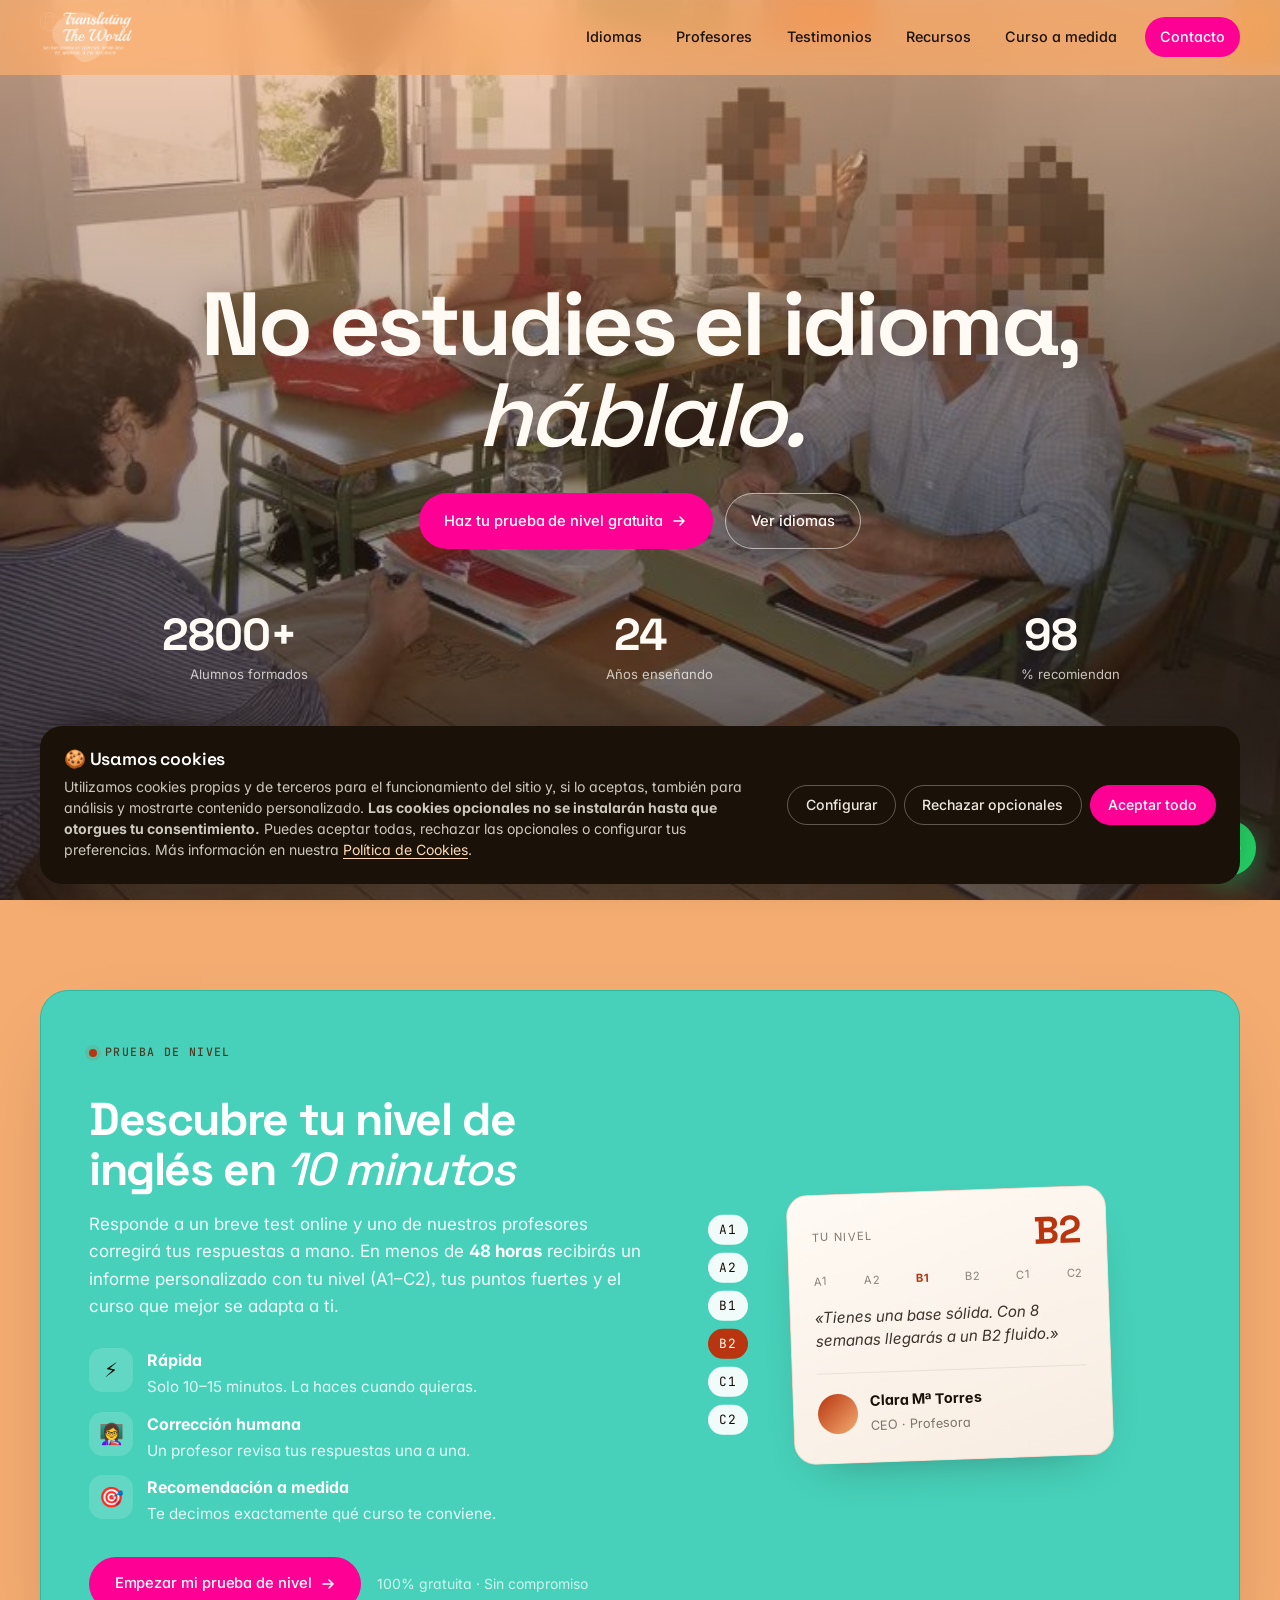
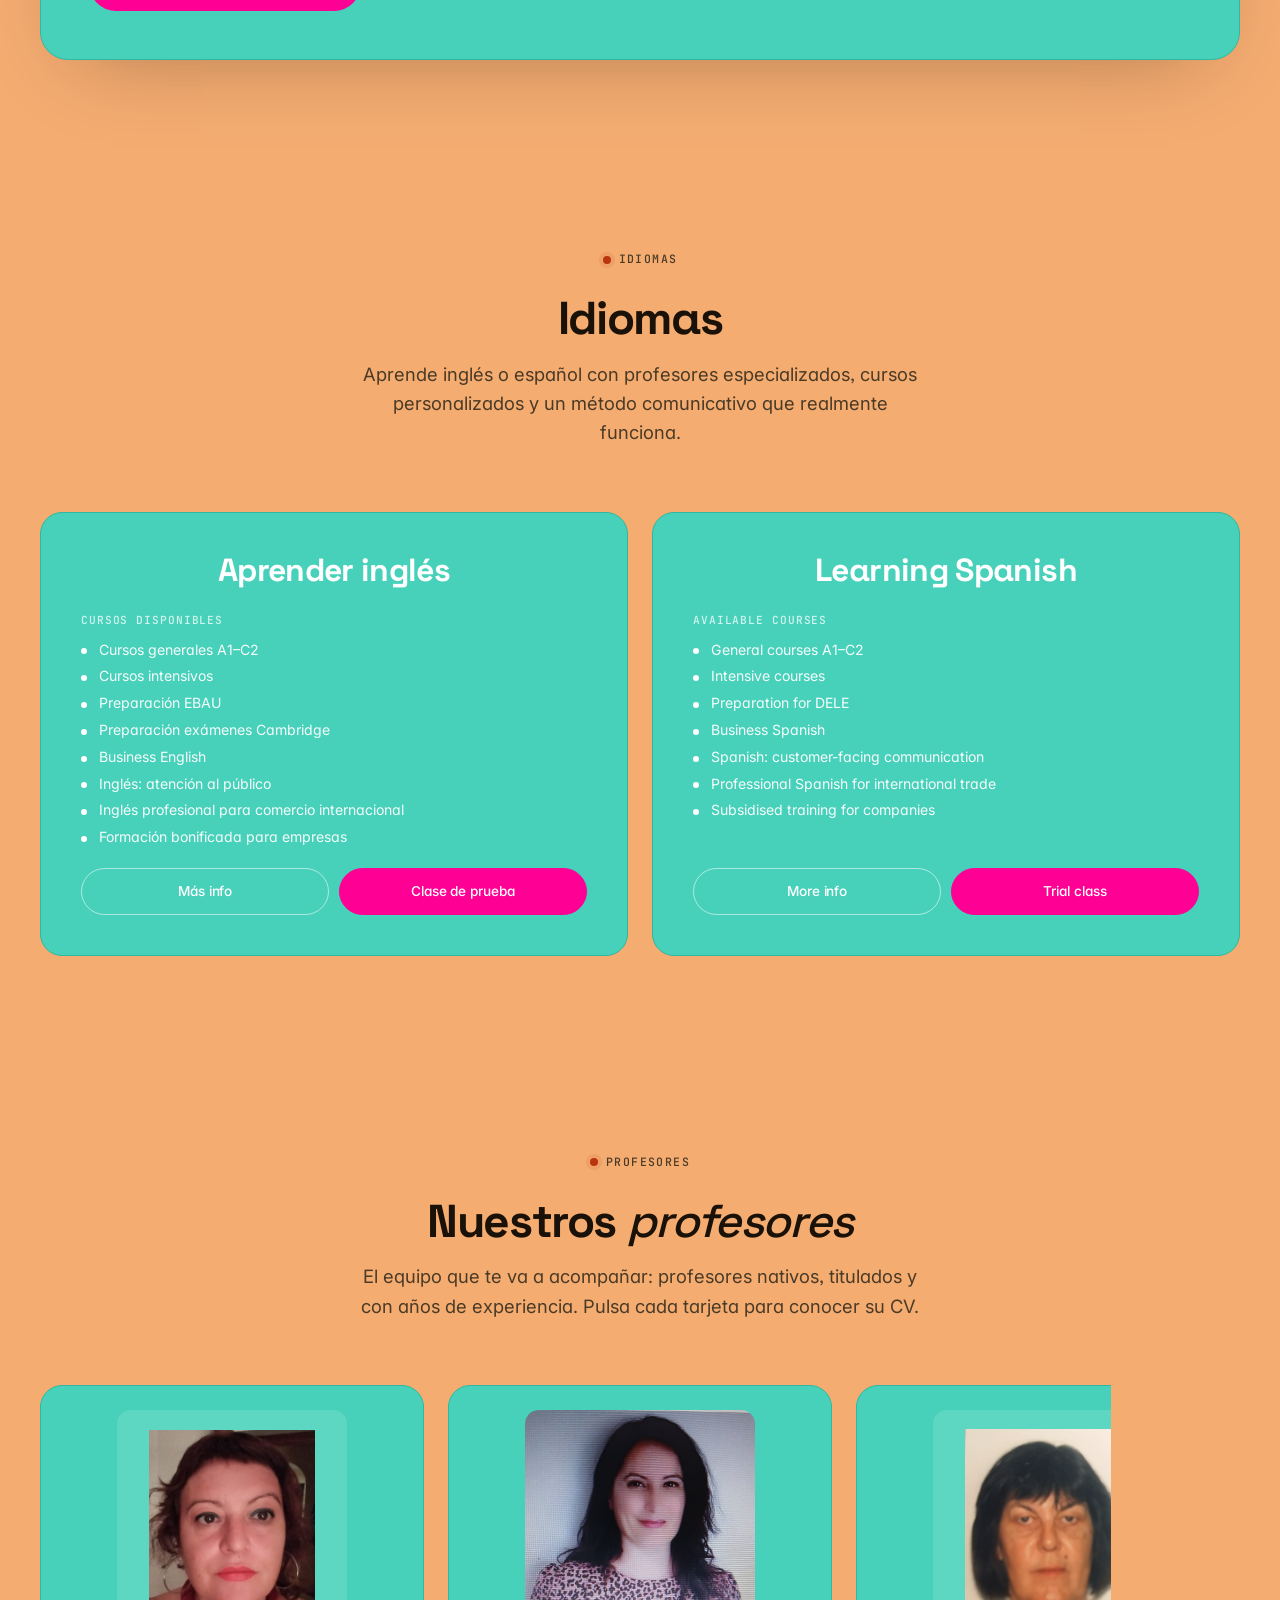
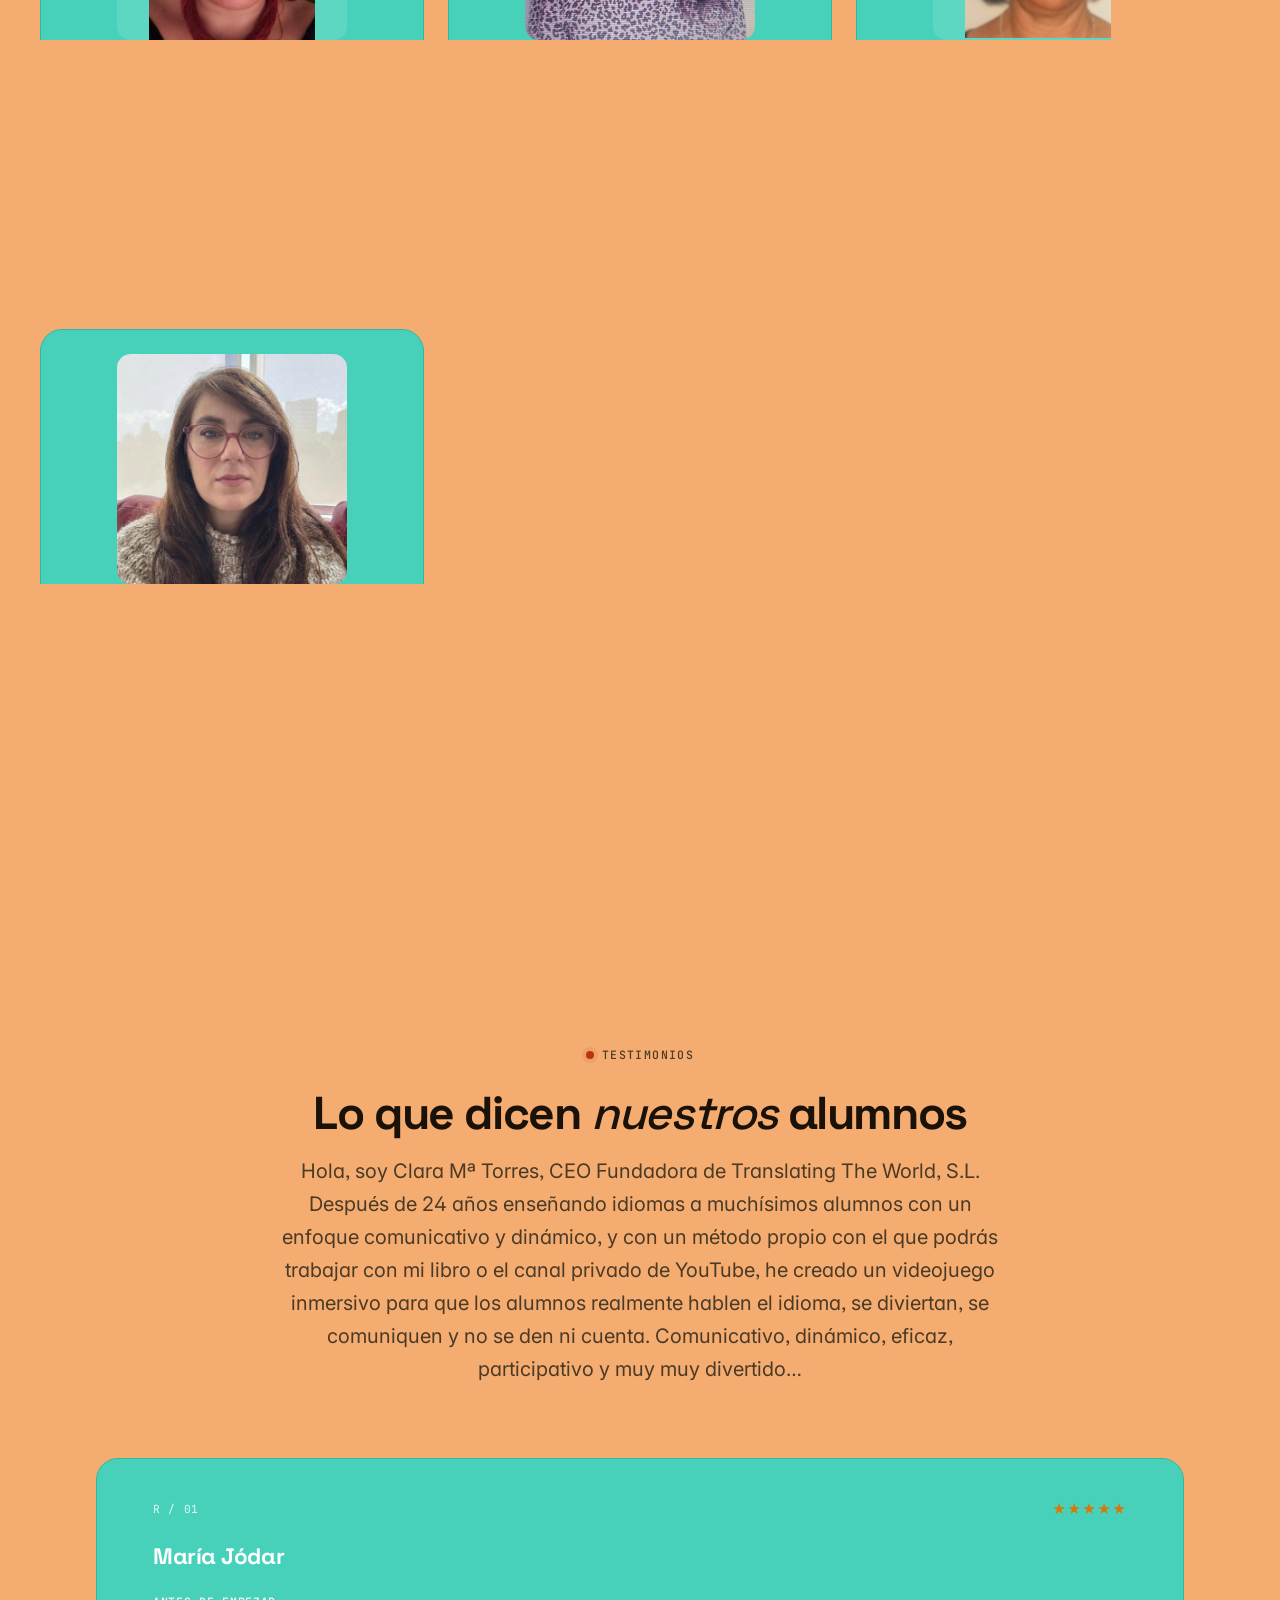
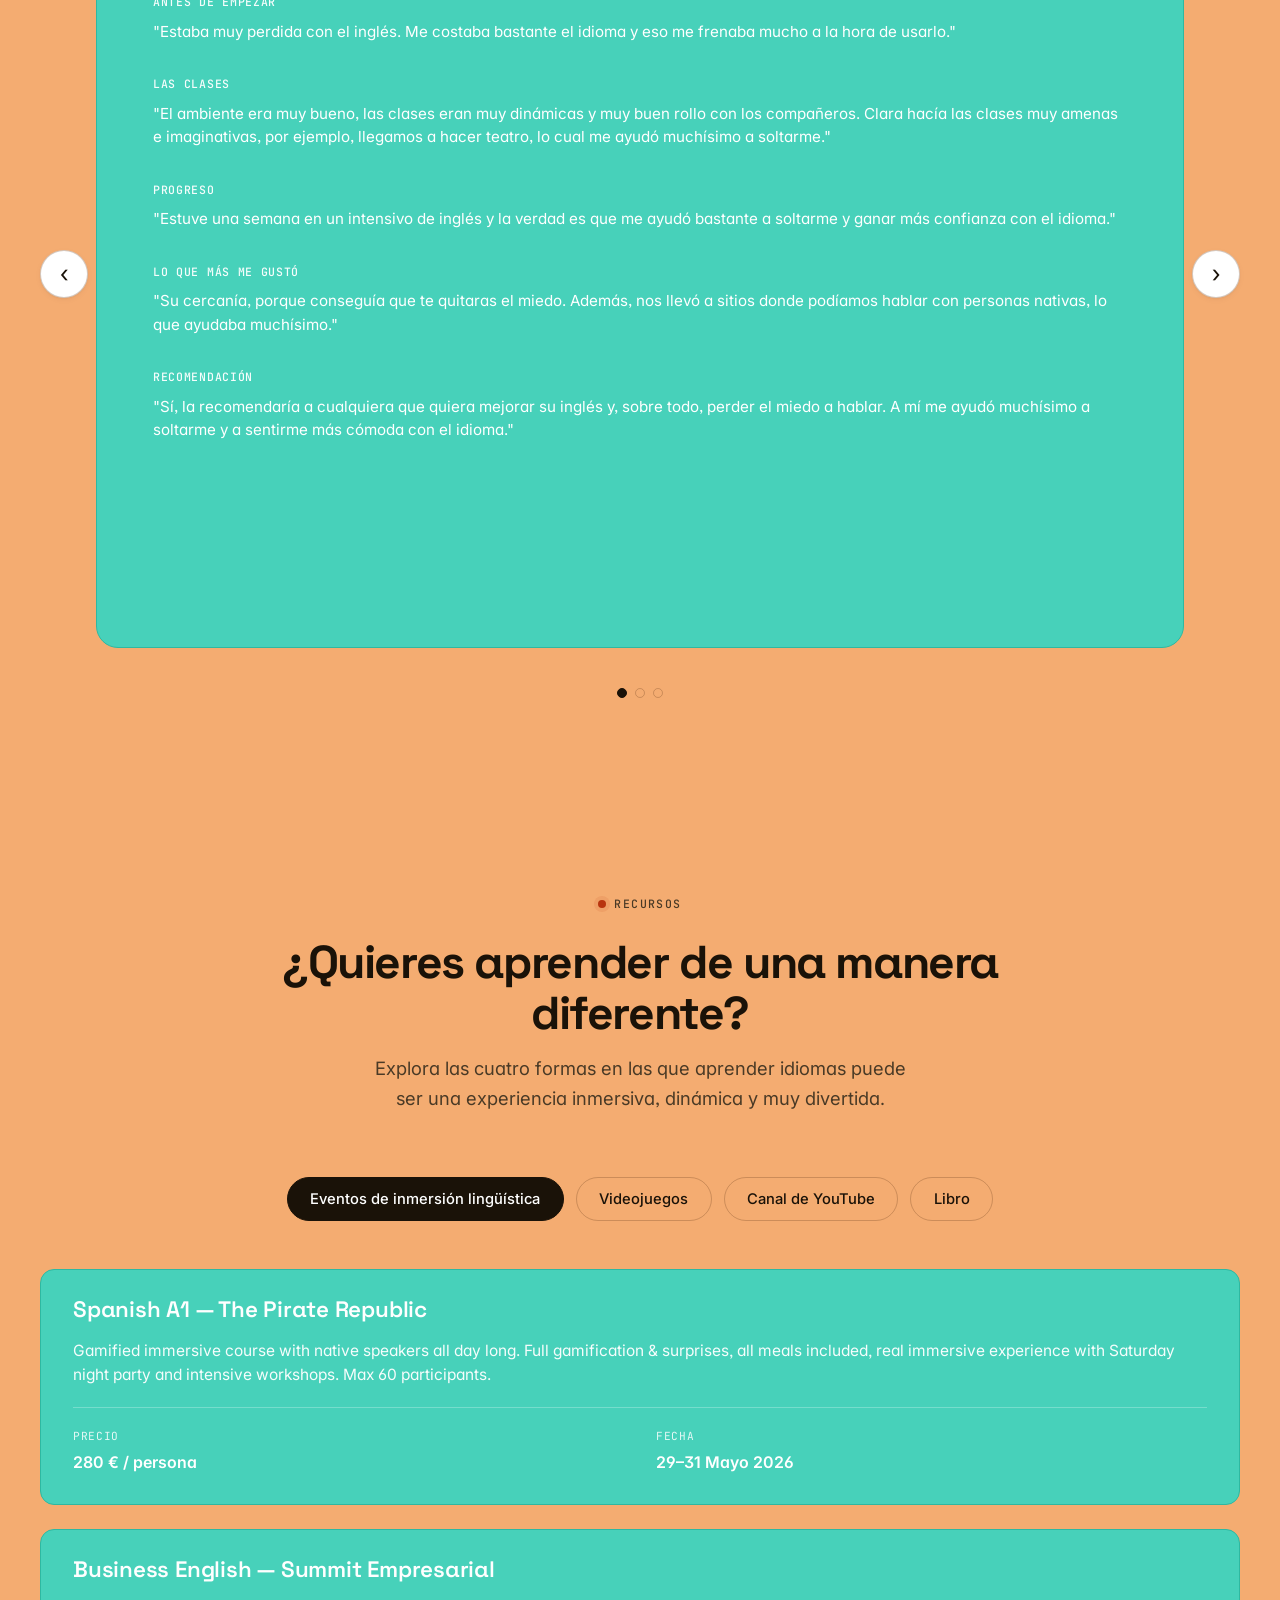
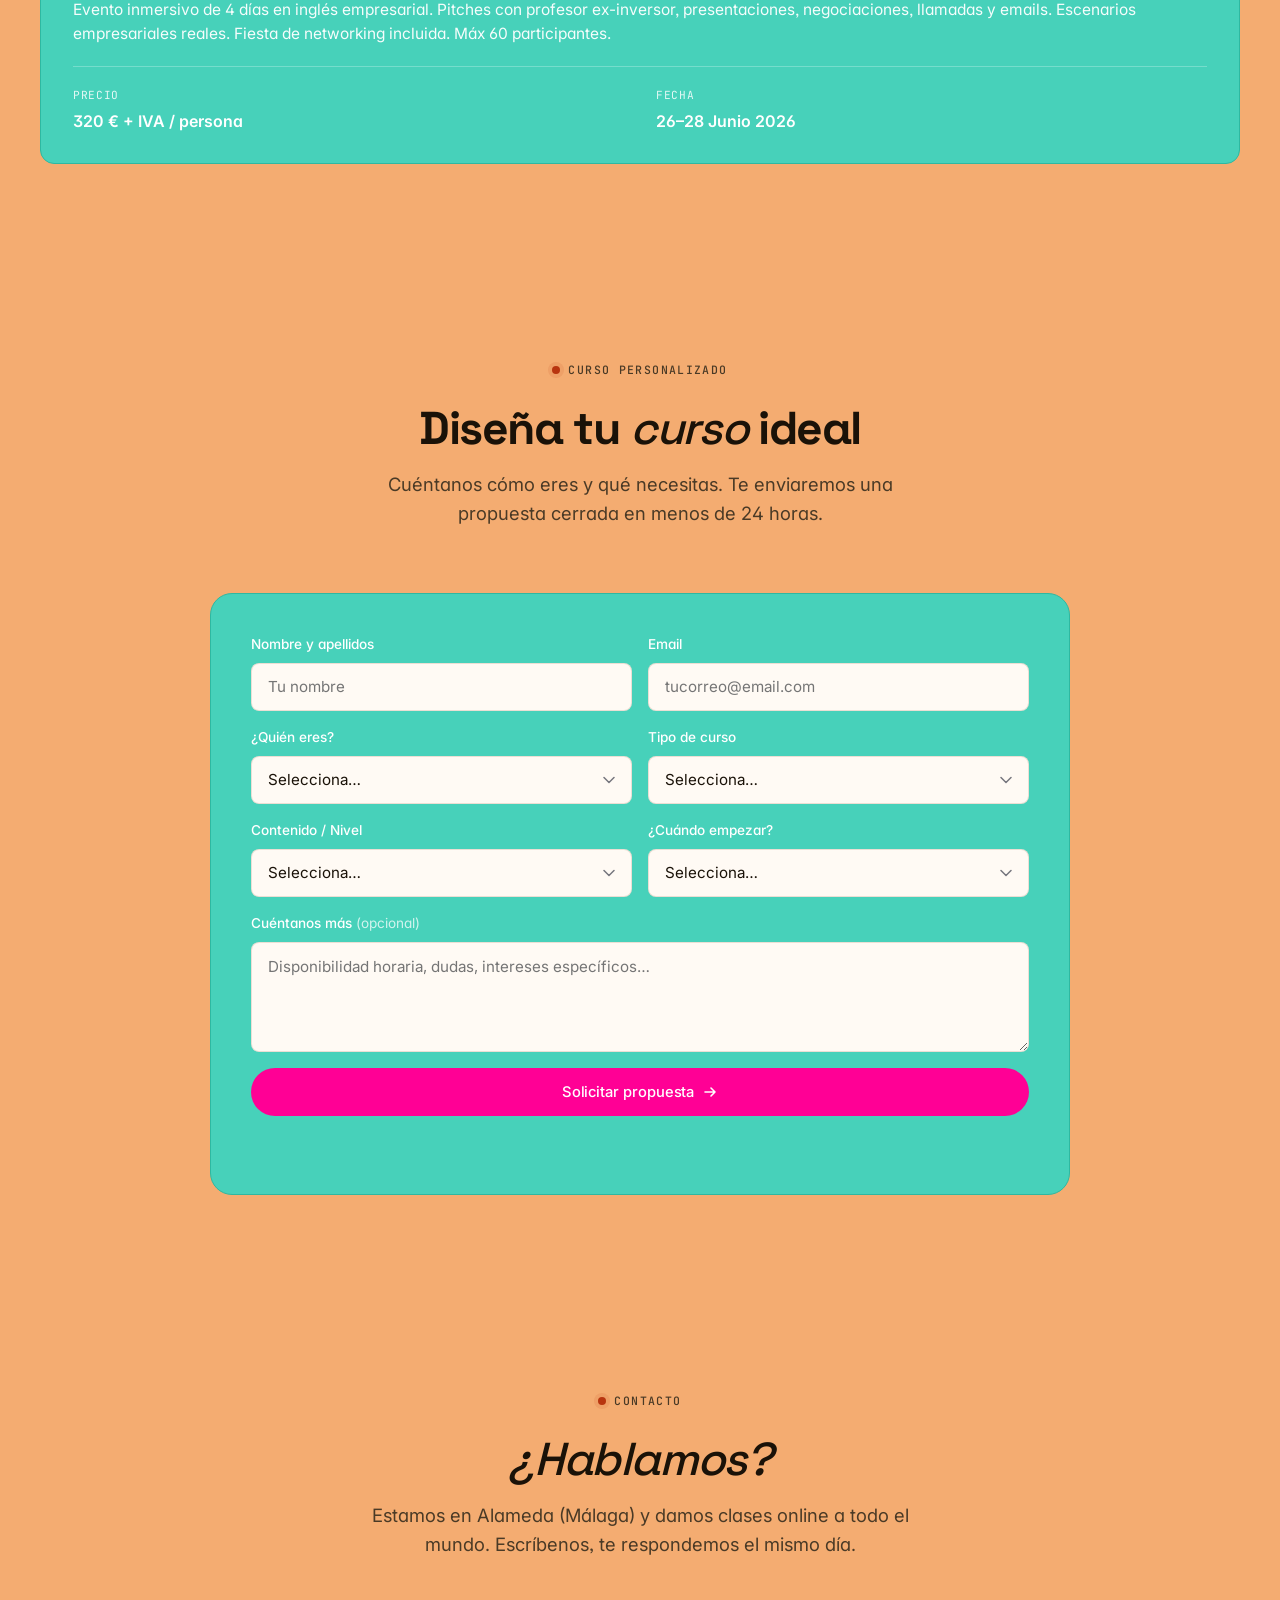
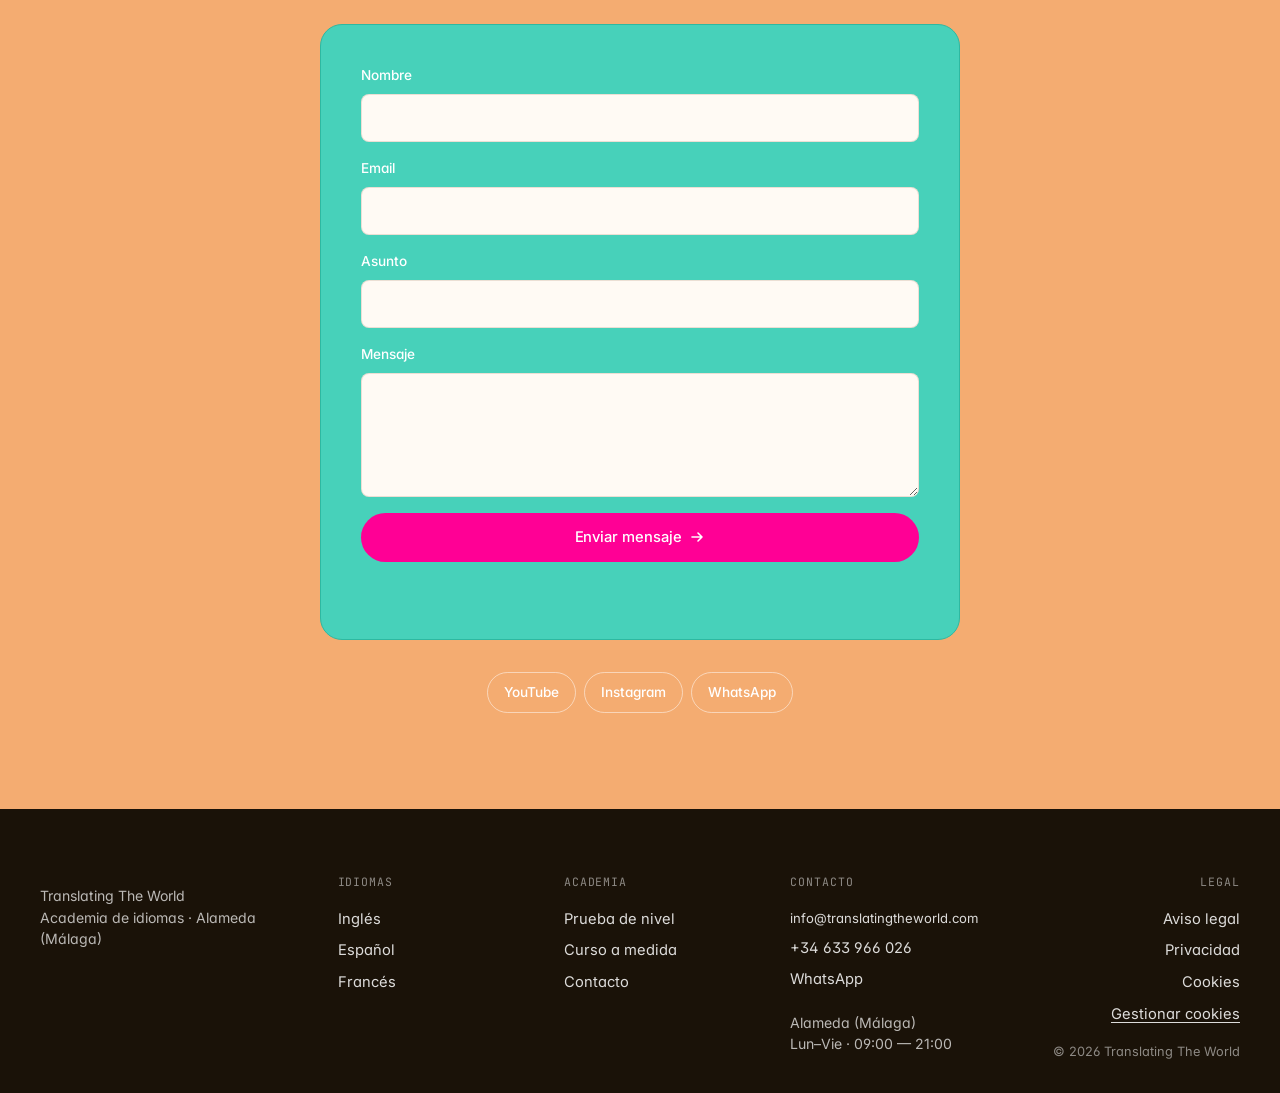
<file: index.html>
<!DOCTYPE html>
<html lang="es">
<head>
    <meta charset="UTF-8" />
    <meta name="viewport" content="width=device-width, initial-scale=1.0" />
    <meta name="theme-color" content="#f0a878" />
    <meta name="color-scheme" content="light" />

    <!-- SEO principal -->
    <title>Translating The World · Academia de inglés y español en Alameda (Málaga)</title>
    <meta name="description" content="Academia de idiomas en Alameda (Málaga): aprende inglés y español con profesores nativos, cursos personalizados y preparación de Cambridge, IELTS y DELE. Clases online y presenciales." />
    <meta name="keywords" content="academia de idiomas, aprender inglés, aprender español, academia inglés Málaga, academia español Málaga, academia de idiomas Alameda, clases inglés, clases español, profesores nativos, DELE, IELTS, Cambridge, cursos de idiomas" />
    <meta name="author" content="Translating The World" />
    <meta name="robots" content="index, follow, max-image-preview:large, max-snippet:-1, max-video-preview:-1" />
    <meta name="googlebot" content="index, follow" />
    <meta name="language" content="Spanish" />
    <meta name="geo.region" content="ES-MA" />
    <meta name="geo.placename" content="Alameda" />
    <meta name="geo.position" content="37.2122;-4.6512" />
    <meta name="ICBM" content="37.2122, -4.6512" />
    <link rel="canonical" href="https://www.translatingtheworld.com/" />

    <!-- Open Graph -->
    <meta property="og:type" content="website" />
    <meta property="og:locale" content="es_ES" />
    <meta property="og:site_name" content="Translating The World" />
    <meta property="og:title" content="Academia de inglés y español en Alameda (Málaga) · Translating The World" />
    <meta property="og:description" content="Aprende inglés y español con profesores nativos. Cursos personalizados, Cambridge, IELTS y DELE. Online y presencial en Alameda (Málaga)." />
    <meta property="og:url" content="https://www.translatingtheworld.com/" />
    <meta property="og:image" content="https://www.translatingtheworld.com/photos/hero-1.jpg" />
    <meta property="og:image:width" content="720" />
    <meta property="og:image:height" content="540" />
    <meta property="og:image:alt" content="Academia Translating The World — Aprende idiomas con profesores nativos" />

    <!-- Twitter Card -->
    <meta name="twitter:card" content="summary_large_image" />
    <meta name="twitter:title" content="Academia de inglés y español en Alameda (Málaga) · Translating The World" />
    <meta name="twitter:description" content="Aprende inglés y español con profesores nativos. Cursos personalizados, Cambridge, IELTS y DELE." />
    <meta name="twitter:image" content="https://www.translatingtheworld.com/photos/hero-1.jpg" />
    <meta name="twitter:image:alt" content="Academia Translating The World — Aprende idiomas con profesores nativos" />

    <!-- Favicon y PWA -->
    <link rel="icon" type="image/jpeg" href="Favicon.jpg" />
    <link rel="apple-touch-icon" href="Favicon.jpg" />
    <meta name="apple-mobile-web-app-capable" content="yes" />
    <meta name="apple-mobile-web-app-status-bar-style" content="default" />
    <meta name="apple-mobile-web-app-title" content="Translating The World" />

    <!-- Fuentes: preconnect para reducir TTFB -->
    <link rel="preconnect" href="https://fonts.googleapis.com" />
    <link rel="preconnect" href="https://fonts.gstatic.com" crossorigin />
    <link rel="dns-prefetch" href="https://fonts.googleapis.com" />

    <link href="https://fonts.googleapis.com/css2?family=Inter:wght@300;400;500;600;700;800&family=Space+Grotesk:wght@400;500;600;700&family=JetBrains+Mono:wght@400;500&display=swap" rel="stylesheet" />
    <link rel="stylesheet" href="styles.css" />

    <!-- Schema.org JSON-LD -->
    <script type="application/ld+json">
    {
        "@context": "https://schema.org",
        "@type": "EducationalOrganization",
        "@id": "https://www.translatingtheworld.com/#organization",
        "name": "Translating The World",
        "alternateName": "Translating The World Academia de Idiomas",
        "url": "https://www.translatingtheworld.com/",
        "logo": "https://www.translatingtheworld.com/Logo.png",
        "description": "Academia de idiomas especializada en la enseñanza de inglés y español con profesores nativos y cursos personalizados.",
        "foundingDate": "2014",
        "address": {
            "@type": "PostalAddress",
            "streetAddress": "Calle Palenciana 9",
            "addressLocality": "Alameda",
            "postalCode": "29530",
            "addressRegion": "Málaga",
            "addressCountry": "ES"
        },
        "geo": {
            "@type": "GeoCoordinates",
            "latitude": 37.2122,
            "longitude": -4.6512
        },
        "contactPoint": {
            "@type": "ContactPoint",
            "telephone": "+34-633-966-026",
            "contactType": "customer service",
            "email": "info@translatingtheworld.com",
            "availableLanguage": ["Spanish", "English"]
        },
        "openingHoursSpecification": [
            {
                "@type": "OpeningHoursSpecification",
                "dayOfWeek": ["Monday", "Tuesday", "Wednesday", "Thursday", "Friday"],
                "opens": "09:00",
                "closes": "21:00"
            }
        ],
        "sameAs": [
            "https://www.youtube.com/@LaSagadelosSieteMares",
            "https://www.instagram.com/translatingtheworldcom/"
        ],
        "priceRange": "€€",
        "image": "https://www.translatingtheworld.com/Logo.png"
    }
    </script>
    <script type="application/ld+json">
    {
        "@context": "https://schema.org",
        "@type": "Course",
        "name": "Curso de inglés para adultos",
        "description": "Curso de inglés completo con profesores nativos: conversación, fluidez, preparación Cambridge e IELTS, inglés de negocios. Modalidad online y presencial.",
        "provider": {
            "@id": "https://www.translatingtheworld.com/#organization"
        },
        "inLanguage": "en",
        "courseMode": ["online", "onsite"],
        "educationalLevel": "All Levels"
    }
    </script>
    <script type="application/ld+json">
    {
        "@context": "https://schema.org",
        "@type": "Course",
        "name": "Curso de español para extranjeros",
        "description": "Curso de español con profesores nativos: DELE A1–C2, cultura hispana, español de negocios. Modalidad online y presencial.",
        "provider": {
            "@id": "https://www.translatingtheworld.com/#organization"
        },
        "inLanguage": "es",
        "courseMode": ["online", "onsite"],
        "educationalLevel": "All Levels"
    }
    </script>
    <script type="application/ld+json">
    {
        "@context": "https://schema.org",
        "@type": "WebSite",
        "@id": "https://www.translatingtheworld.com/#website",
        "url": "https://www.translatingtheworld.com/",
        "name": "Translating The World",
        "inLanguage": "es-ES",
        "publisher": {
            "@id": "https://www.translatingtheworld.com/#organization"
        }
    }
    </script>
</head>
<body>
    <!-- ========== HEADER / NAV ========== -->
    <header class="header" id="header">
        <div class="container header__container">
            <a href="#home" class="logo" aria-label="Translating The World — Inicio">
                <img class="logo__img" src="Logo.png" alt="" aria-hidden="true">
            </a>

            <nav class="nav" id="nav" aria-label="Navegación principal">
                <a href="#languages" class="nav__link">Idiomas</a>
                <a href="#teachers" class="nav__link">Profesores</a>
                <a href="#testimonials" class="nav__link">Testimonios</a>
                <a href="#resources" class="nav__link">Recursos</a>
                <a href="#custom" class="nav__link">Curso a medida</a>
                <a href="#contact" class="nav__link nav__link--cta">Contacto</a>
            </nav>

            <button class="menu-toggle" id="menu-toggle" aria-label="Abrir menú" aria-expanded="false" aria-controls="nav">
                <span></span><span></span><span></span>
            </button>
        </div>
    </header>

    <noscript>
        <div style="background:#1a1208;color:#fffaf4;padding:1rem;text-align:center;font-family:sans-serif;">
            Para una experiencia completa en Translating The World, activa JavaScript. Las funciones de navegación y formulario requieren JavaScript.
        </div>
    </noscript>

    <!-- ========== HERO ========== -->
    <section class="hero" id="home" aria-label="Eslogan principal y datos clave de la academia">
        <!-- Carrusel de fondo: añade tantas imágenes como quieras a la carpeta /photos -->
        <div class="hero__carousel" aria-hidden="true">
            <div class="hero__track">
                <div class="hero__slide" role="img" aria-label="Foto de la academia" style="background-image:url('photos/hero-1.jpg');"></div>
                <div class="hero__slide" role="img" aria-label="Foto de la academia" style="background-image:url('photos/hero-2.jpg');"></div>
                <div class="hero__slide" role="img" aria-label="Foto de la academia" style="background-image:url('photos/hero-3.jpg');"></div>
                <div class="hero__slide" role="img" aria-label="Foto de la academia" style="background-image:url('photos/hero-4.jpg');"></div>
                <div class="hero__slide" role="img" aria-label="Foto de la academia" style="background-image:url('photos/hero-5.jpg');"></div>
                <div class="hero__slide" role="img" aria-label="Foto de la academia" style="background-image:url('photos/hero-6.jpg');"></div>
                <!-- Copias para el bucle infinito (la animación recorre las 6 primeras) -->
                <div class="hero__slide" role="img" aria-label="Foto de la academia" style="background-image:url('photos/hero-1.jpg');"></div>
                <div class="hero__slide" role="img" aria-label="Foto de la academia" style="background-image:url('photos/hero-2.jpg');"></div>
                <div class="hero__slide" role="img" aria-label="Foto de la academia" style="background-image:url('photos/hero-3.jpg');"></div>
                <div class="hero__slide" role="img" aria-label="Foto de la academia" style="background-image:url('photos/hero-4.jpg');"></div>
                <div class="hero__slide" role="img" aria-label="Foto de la academia" style="background-image:url('photos/hero-5.jpg');"></div>
                <div class="hero__slide" role="img" aria-label="Foto de la academia" style="background-image:url('photos/hero-6.jpg');"></div>
            </div>
            <div class="hero__overlay"></div>
        </div>

        <div class="container hero__container">
            <div class="hero__inner">
                <h1 class="hero__title">
                    No estudies el idioma,<br/>
                    <em>háblalo.</em>
                </h1>
                <div class="hero__actions">
                    <a href="prueba-de-nivel.html" class="btn btn--primary">
                        Haz tu prueba de nivel gratuita
                        <svg width="16" height="16" viewBox="0 0 16 16" fill="none" aria-hidden="true"><path d="M3 8h10M9 4l4 4-4 4" stroke="currentColor" stroke-width="1.6" stroke-linecap="round" stroke-linejoin="round"/></svg>
                    </a>
                    <a href="#languages" class="btn btn--ghost btn--light">Ver idiomas</a>
                </div>
            </div>

            <dl class="hero__stats" aria-label="Datos clave de la academia">
                <div class="stat">
                    <dt class="stat__num" data-counter="2800">0</dt>
                    <dd class="stat__label">Alumnos formados</dd>
                </div>
                <div class="stat">
                    <dt class="stat__num" data-counter="24">0</dt>
                    <dd class="stat__label">Años enseñando</dd>
                </div>
                <div class="stat">
                    <dt class="stat__num" data-counter="98">0</dt>
                    <dd class="stat__label">% recomiendan</dd>
                </div>
            </dl>
        </div>
    </section>

    <!-- ========== PRUEBA DE NIVEL ========== -->
    <section class="section leveltest" id="leveltest" aria-labelledby="leveltest-title">
        <div class="container">
            <div class="leveltest__panel">
                <div class="leveltest__copy">
                    <span class="eyebrow"><span class="eyebrow__dot"></span>Prueba de nivel</span>
                    <h2 class="section__title" id="leveltest-title">Descubre tu nivel de inglés en <em>10 minutos</em></h2>
                    <p class="leveltest__lead">
                        Responde a un breve test online y uno de nuestros profesores
                        corregirá tus respuestas a mano. En menos de <strong>48 horas</strong>
                        recibirás un informe personalizado con tu nivel (A1–C2), tus puntos
                        fuertes y el curso que mejor se adapta a ti.
                    </p>

                    <ul class="leveltest__bullets" role="list">
                        <li>
                            <span class="leveltest__bullet-icon" aria-hidden="true">⚡</span>
                            <div>
                                <strong>Rápida</strong>
                                <p>Solo 10–15 minutos. La haces cuando quieras.</p>
                            </div>
                        </li>
                        <li>
                            <span class="leveltest__bullet-icon" aria-hidden="true">👩‍🏫</span>
                            <div>
                                <strong>Corrección humana</strong>
                                <p>Un profesor revisa tus respuestas una a una.</p>
                            </div>
                        </li>
                        <li>
                            <span class="leveltest__bullet-icon" aria-hidden="true">🎯</span>
                            <div>
                                <strong>Recomendación a medida</strong>
                                <p>Te decimos exactamente qué curso te conviene.</p>
                            </div>
                        </li>
                    </ul>

                    <div class="leveltest__actions">
                        <a href="prueba-de-nivel.html" class="btn btn--primary">
                            Empezar mi prueba de nivel
                            <svg width="16" height="16" viewBox="0 0 16 16" fill="none" aria-hidden="true"><path d="M3 8h10M9 4l4 4-4 4" stroke="currentColor" stroke-width="1.6" stroke-linecap="round" stroke-linejoin="round"/></svg>
                        </a>
                        <span class="leveltest__note">100% gratuita · Sin compromiso</span>
                    </div>
                </div>

                <div class="leveltest__visual" aria-hidden="true">
                    <div class="leveltest__card">
                        <div class="leveltest__card-head">
                            <span class="leveltest__card-eyebrow">Tu nivel</span>
                            <span class="leveltest__card-level">B2</span>
                        </div>
                        <div class="leveltest__card-scale">
                            <span>A1</span><span>A2</span><span class="is-active">B1</span><span>B2</span><span>C1</span><span>C2</span>
                        </div>
                        <p class="leveltest__card-text">«Tienes una base sólida. Con 8 semanas llegarás a un B2 fluido.»</p>
                        <div class="leveltest__card-foot">
                            <span class="leveltest__card-avatar" aria-hidden="true"></span>
                            <div>
                                <strong>Clara Mª Torres</strong>
                                <small>CEO · Profesora</small>
                            </div>
                        </div>
                    </div>

                    <ul class="leveltest__scale" aria-hidden="true">
                        <li><span>A1</span></li>
                        <li><span>A2</span></li>
                        <li><span>B1</span></li>
                        <li><span>B2</span></li>
                        <li><span>C1</span></li>
                        <li><span>C2</span></li>
                    </ul>
                </div>
            </div>
        </div>
    </section>

    <!-- ========== IDIOMAS ========== -->
    <section class="section languages" id="languages" aria-labelledby="lang-title">
        <div class="container">
            <header class="section__head">
                <span class="eyebrow"><span class="eyebrow__dot"></span>Idiomas</span>
                <h2 class="section__title" id="lang-title">Idiomas</h2>
                <p class="section__lead">
                    Aprende inglés o español con profesores especializados, cursos personalizados
                    y un método comunicativo que realmente funciona.
                </p>
            </header>

            <div class="lang-grid">
                <article class="lang-card" data-lang="en">
                    <h3 class="lang-card__title">Aprender inglés</h3>

                    <div class="lang-card__block">
                        <span class="lang-card__block-title">Cursos disponibles</span>
                        <ul class="lang-card__courses">
                            <li>Cursos generales A1–C2</li>
                            <li>Cursos intensivos</li>
                            <li>Preparación EBAU</li>
                            <li>Preparación exámenes Cambridge</li>
                            <li>Business English</li>
                            <li>Inglés: atención al público</li>
                            <li>Inglés profesional para comercio internacional</li>
                            <li>Formación bonificada para empresas</li>
                        </ul>
                    </div>



                    <div class="lang-card__actions">
                        <a href="#contact" class="btn btn--ghost" data-info="Inglés">Más info</a>
                        <a href="#contact" class="btn btn--primary" data-trial="Inglés">Clase de prueba</a>
                    </div>
                </article>

                <article class="lang-card" data-lang="es">
                    <h3 class="lang-card__title">Learning Spanish</h3>

                    <div class="lang-card__block">
                        <span class="lang-card__block-title">Available courses</span>
                        <ul class="lang-card__courses">
                            <li>General courses A1–C2</li>
                            <li>Intensive courses</li>
                            <li>Preparation for DELE</li>
                            <li>Business Spanish</li>
                            <li>Spanish: customer-facing communication</li>
                            <li>Professional Spanish for international trade</li>
                            <li>Subsidised training for companies</li>
                        </ul>
                    </div>



                    <div class="lang-card__actions">
                        <a href="#contact" class="btn btn--ghost" data-info="Spanish">More info</a>
                        <a href="#contact" class="btn btn--primary" data-trial="Spanish">Trial class</a>
                    </div>
                </article>
            </div>
        </div>
    </section>

    <!-- ========== PROFESORES ========== -->
    <section class="section teachers" id="teachers" aria-labelledby="teachers-title">
        <div class="container">
            <header class="section__head">
                <span class="eyebrow"><span class="eyebrow__dot"></span>Profesores</span>
                <h2 class="section__title" id="teachers-title">Nuestros <em>profesores</em></h2>
                <p class="section__lead">
                    El equipo que te va a acompañar: profesores nativos, titulados y con años
                    de experiencia. Pulsa cada tarjeta para conocer su CV.
                </p>
            </header>

            <div class="teacher-grid">
                <!-- ===== Profesor/a 1 ===== (sustituir nombre, especialidad, descripción, CV y foto) -->
                <article class="teacher-card">
                    <div class="teacher-card__inner">
                        <div class="teacher-card__face teacher-card__face--front">
                            <div class="teacher-card__photo">
                                <img src="photos/profesores/Clara.jpg" alt="Clara Mª Torres Rodríguez" class="teacher-card__photo-img--small" width="738" height="1024" loading="lazy">
                            </div>
                            <h3 class="teacher-card__name">Clara Mª Torres Rodríguez</h3>
                            <p class="teacher-card__role">CEO · Fundadora & Jefa del Dpto. de Inglés</p>
                            <p class="teacher-card__desc">
                                24 años de experiencia · Más de 2.800 alumnos formados
                                en idiomas.
                            </p>
                            <button type="button" class="btn btn--primary teacher-card__flip" aria-expanded="false">Ver CV</button>
                        </div>
                        <div class="teacher-card__face teacher-card__face--back">
                            <h3 class="teacher-card__cv-title">CV — Clara Mª Torres</h3>
                            <ul class="teacher-card__cv">
                                <li>📚 Licenciada en Filología Inglesa</li>
                                <li>📚 Cursando la Licenciatura en Traducción e Interpretación</li>
                                <li>🏢 24 años impartiendo formación reglada y no reglada, certificados de profesionalidad y como docente en la Junta de Andalucía</li>
                                <li>🌍 Experiencia internacional: Londres, Galway e India</li>
                            </ul>
                            <button type="button" class="btn btn--ghost teacher-card__flip" aria-expanded="true">Volver</button>
                        </div>
                    </div>
                </article>

                <!-- ===== Profesor/a 2 ===== -->
                <article class="teacher-card">
                    <div class="teacher-card__inner">
                        <div class="teacher-card__face teacher-card__face--front">
                            <div class="teacher-card__photo">
                                <img src="photos/profesores/Veronica.jpg" alt="Verónica Jiménez Bermúdez" width="860" height="1024" loading="lazy">
                            </div>
                            <h3 class="teacher-card__name">Verónica Jiménez Bermúdez</h3>
                            <p class="teacher-card__role">Jefa del Departamento de Español</p>
                            <p class="teacher-card__desc">
                                10 años como docente de español y coordinadora de formación ·
                                Hablante nativa de español.
                            </p>
                            <button type="button" class="btn btn--primary teacher-card__flip" aria-expanded="false">Ver CV</button>
                        </div>
                        <div class="teacher-card__face teacher-card__face--back">
                            <h3 class="teacher-card__cv-title">CV — Verónica Jiménez</h3>
                            <ul class="teacher-card__cv">
                                <li>📚 Licenciada en Geografía e Historia</li>
                                <li>🎓 Máster en Enseñanza de Español como Segunda Lengua</li>
                                <li>🏢 10 años como docente de español y coordinadora de formación</li>
                                <li>🇪🇸 Hablante nativa de español</li>
                            </ul>
                            <button type="button" class="btn btn--ghost teacher-card__flip" aria-expanded="true">Volver</button>
                        </div>
                    </div>
                </article>

                <!-- ===== Profesor/a 3 ===== -->
                <article class="teacher-card">
                    <div class="teacher-card__inner">
                        <div class="teacher-card__face teacher-card__face--front">
                            <div class="teacher-card__photo">
                                <img src="photos/profesores/Linda.jpeg" alt="Linda Piggott" class="teacher-card__photo-img--small" width="782" height="987" loading="lazy">
                            </div>
                            <h3 class="teacher-card__name">Linda Piggott</h3>
                            <p class="teacher-card__role">Profesora de inglés C2 & Preparación de exámenes Cambridge</p>
                            <p class="teacher-card__desc">
                                30 años de experiencia como profesora de inglés ·
                                Hablante nativa de inglés.
                            </p>
                            <button type="button" class="btn btn--primary teacher-card__flip" aria-expanded="false">Ver CV</button>
                        </div>
                        <div class="teacher-card__face teacher-card__face--back">
                            <h3 class="teacher-card__cv-title">CV — Linda Piggott</h3>
                            <ul class="teacher-card__cv">
                                <li>🏢 30 años de experiencia como profesora de inglés</li>
                                <li>🎓 Especialista en preparación de exámenes Cambridge</li>
                                <li>📚 Profesora de inglés nivel C2</li>
                                <li>🇬🇧 Hablante nativa de inglés</li>
                            </ul>
                            <button type="button" class="btn btn--ghost teacher-card__flip" aria-expanded="true">Volver</button>
                        </div>
                    </div>
                </article>

                <!-- ===== Profesor/a 4 ===== -->
                <article class="teacher-card">
                    <div class="teacher-card__inner">
                        <div class="teacher-card__face teacher-card__face--front">
                            <div class="teacher-card__photo">
                                <img src="photos/profesores/Maria del mar.jpg" alt="María del Mar Cordero Molina" width="1013" height="1024" loading="lazy">
                            </div>
                            <h3 class="teacher-card__name">María del Mar Cordero Molina</h3>
                            <p class="teacher-card__role">Jefa del Dpto. de Comercio Internacional e Igualdad de Género · Docente de español</p>
                            <p class="teacher-card__desc">
                                30 años de experiencia en el sector del comercio internacional.
                            </p>
                            <button type="button" class="btn btn--primary teacher-card__flip" aria-expanded="false">Ver CV</button>
                        </div>
                        <div class="teacher-card__face teacher-card__face--back">
                            <h3 class="teacher-card__cv-title">CV — María del Mar Cordero</h3>
                            <ul class="teacher-card__cv">
                                <li>🏢 30 años de experiencia en el sector del comercio internacional</li>
                                <li>🎓 Curso de Formador de Formadores</li>
                                <li>📚 Docente de Comercio Internacional</li>
                                <li>⚖️ Docente de Igualdad de Género</li>
                            </ul>
                            <button type="button" class="btn btn--ghost teacher-card__flip" aria-expanded="true">Volver</button>
                        </div>
                    </div>
                </article>

                <!-- ===== Profesor/a 5 ===== -->
                <article class="teacher-card">
                    <div class="teacher-card__inner">
                        <div class="teacher-card__face teacher-card__face--front">
                            <div class="teacher-card__photo">
                                <img src="photos/profesores/Ignacio.jpg" alt="Ignacio Ruiz Aguilar" width="842" height="1024" loading="lazy">
                            </div>
                            <h3 class="teacher-card__name">Ignacio Ruiz Aguilar</h3>
                            <p class="teacher-card__role">Narrador del videojuego & Profesor de inglés</p>
                            <p class="teacher-card__desc">
                                15 años impartiendo clases de idiomas · Especializado en
                                los niveles A1–C1.
                            </p>
                            <button type="button" class="btn btn--primary teacher-card__flip" aria-expanded="false">Ver CV</button>
                        </div>
                        <div class="teacher-card__face teacher-card__face--back">
                            <h3 class="teacher-card__cv-title">CV — Ignacio Ruiz</h3>
                            <ul class="teacher-card__cv">
                                <li>🎙️ Narrador del videojuego educativo de Translating The World</li>
                                <li>📚 Profesor de inglés especializado en niveles A1–C1</li>
                                <li>🏢 15 años impartiendo clases de idiomas</li>
                                <li>🌍 Experiencia internacional: Sheffield y Londres</li>
                            </ul>
                            <button type="button" class="btn btn--ghost teacher-card__flip" aria-expanded="true">Volver</button>
                        </div>
                    </div>
                </article>

                <!-- ===== Profesor/a 6 ===== -->
                <article class="teacher-card">
                    <div class="teacher-card__inner">
                        <div class="teacher-card__face teacher-card__face--front">
                            <div class="teacher-card__photo">
                                <img src="photos/profesores/Maria A.jpeg" alt="María A. Bueno Castellano" width="200" height="200" loading="lazy">
                            </div>
                            <h3 class="teacher-card__name">María A. Bueno Castellano</h3>
                            <p class="teacher-card__role">Artista ilustradora del videojuego y los eventos de inmersión lingüística</p>
                            <p class="teacher-card__desc">
                                Artista de renombre internacional · 20 años como docente
                                y artista.
                            </p>
                            <button type="button" class="btn btn--primary teacher-card__flip" aria-expanded="false">Ver CV</button>
                        </div>
                        <div class="teacher-card__face teacher-card__face--back">
                            <h3 class="teacher-card__cv-title">CV — María A. Bueno</h3>
                            <ul class="teacher-card__cv">
                                <li>📚 Doctoranda en Historia del Arte</li>
                                <li>🎓 Máster de Investigación en Historia del Arte</li>
                                <li>🏢 20 años como docente y artista</li>
                                <li>🌍 Experiencia internacional: Buenos Aires, Reino Unido, California, París y EE.UU.</li>
                            </ul>
                            <button type="button" class="btn btn--ghost teacher-card__flip" aria-expanded="true">Volver</button>
                        </div>
                    </div>
                </article>
            </div>
        </div>
    </section>

    <!-- ========== TESTIMONIOS ========== -->
    <section class="section testimonials" id="testimonials" aria-labelledby="tst-title">
        <div class="container">
            <header class="section__head">
                <span class="eyebrow"><span class="eyebrow__dot"></span>Testimonios</span>
                <h2 class="section__title" id="tst-title">Lo que dicen <em>nuestros</em> alumnos</h2>
                <p class="section__lead">
                    Hola, soy Clara Mª Torres, CEO Fundadora de Translating The World, S.L.
                    Después de 24 años enseñando idiomas a muchísimos alumnos con un enfoque
                    comunicativo y dinámico, y con un método propio con el que podrás trabajar
                    con mi libro o el canal privado de YouTube, he creado un videojuego
                    inmersivo para que los alumnos realmente hablen el idioma, se diviertan,
                    se comuniquen y no se den ni cuenta. Comunicativo, dinámico, eficaz,
                    participativo y muy muy divertido…
                </p>
            </header>

            <div class="tst__carousel" id="tst-carousel">
                <button type="button" class="tst__nav tst__nav--prev" aria-label="Testimonio anterior">‹</button>

                <div class="tst__track">
                    <figure class="tst-card">
                        <div class="tst-card__top">
                            <span class="tst-card__code">R / 01</span>
                            <div class="tst-card__stars" aria-label="5 estrellas">★★★★★</div>
                        </div>
                        <h3 class="tst-card__name">María Jódar</h3>
                        <div class="tst-card__sections">
                            <div class="tst-card__section">
                                <span class="tst-card__label">Antes de empezar</span>
                                <p>"Estaba muy perdida con el inglés. Me costaba bastante el idioma y eso me frenaba mucho a la hora de usarlo."</p>
                            </div>
                            <div class="tst-card__section">
                                <span class="tst-card__label">Las clases</span>
                                <p>"El ambiente era muy bueno, las clases eran muy dinámicas y muy buen rollo con los compañeros. Clara hacía las clases muy amenas e imaginativas, por ejemplo, llegamos a hacer teatro, lo cual me ayudó muchísimo a soltarme."</p>
                            </div>
                            <div class="tst-card__section">
                                <span class="tst-card__label">Progreso</span>
                                <p>"Estuve una semana en un intensivo de inglés y la verdad es que me ayudó bastante a soltarme y ganar más confianza con el idioma."</p>
                            </div>
                            <div class="tst-card__section">
                                <span class="tst-card__label">Lo que más me gustó</span>
                                <p>"Su cercanía, porque conseguía que te quitaras el miedo. Además, nos llevó a sitios donde podíamos hablar con personas nativas, lo que ayudaba muchísimo."</p>
                            </div>
                            <div class="tst-card__section">
                                <span class="tst-card__label">Recomendación</span>
                                <p>"Sí, la recomendaría a cualquiera que quiera mejorar su inglés y, sobre todo, perder el miedo a hablar. A mí me ayudó muchísimo a soltarme y a sentirme más cómoda con el idioma."</p>
                            </div>
                        </div>
                    </figure>

                    <figure class="tst-card">
                        <div class="tst-card__top">
                            <span class="tst-card__code">R / 02</span>
                            <div class="tst-card__stars" aria-label="5 estrellas">★★★★★</div>
                        </div>
                        <h3 class="tst-card__name">Esther M.L.</h3>
                        <div class="tst-card__sections">
                            <div class="tst-card__section">
                                <span class="tst-card__label">Antes de empezar</span>
                                <p>"Antes de empezar, me sentía bastante insegura con el inglés. Entendía algunas cosas básicas, pero me costaba mucho expresarme y mantener una conversación. Me frenaba el miedo a equivocarme y la falta de confianza. Además, lo necesitaba tanto a nivel profesional como personal, pero no encontraba una forma efectiva de avanzar."</p>
                            </div>
                            <div class="tst-card__section">
                                <span class="tst-card__label">Las clases</span>
                                <p>"Las clases fueron muy dinámicas y cercanas. El ambiente era relajado, lo que me ayudó a soltarme poco a poco. Clara hacía que todo fuera práctico y enfocado en hablar, lo cual me dio mucha más confianza. Me sentía cómoda participando, sin miedo a cometer errores."</p>
                            </div>
                            <div class="tst-card__section">
                                <span class="tst-card__label">Progreso</span>
                                <p>"Estuve durante varios meses y noté un progreso muy claro. Pasé de dudar constantemente a poder comunicarme con más fluidez. Mejoré mucho mi comprensión y, sobre todo, mi confianza al hablar. Empecé a sentir que realmente podía usar el idioma en situaciones reales."</p>
                            </div>
                            <div class="tst-card__section">
                                <span class="tst-card__label">Lo que más me gustó</span>
                                <p>"Lo que más me gustó fue su forma de enseñar: cercana, paciente y muy enfocada en las necesidades de cada alumno. Siempre sabía cómo motivarme y adaptar las clases para que fueran útiles y entretenidas. Se nota que le importa de verdad el progreso de sus alumnos."</p>
                            </div>
                            <div class="tst-card__section">
                                <span class="tst-card__label">Recomendación</span>
                                <p>"Sí, sin duda la recomendaría. Especialmente a personas que, como yo, se sienten bloqueadas o inseguras con el inglés. Si quieres mejorar de verdad y ganar confianza al hablar, Clara es la persona indicada. Te va a acompañar en todo el proceso y vas a notar el cambio."</p>
                            </div>
                        </div>
                    </figure>

                    <figure class="tst-card">
                        <div class="tst-card__top">
                            <span class="tst-card__code">R / 03</span>
                            <div class="tst-card__stars" aria-label="5 estrellas">★★★★★</div>
                        </div>
                        <h3 class="tst-card__name">Paco Sánchez</h3>
                        <div class="tst-card__sections">
                            <div class="tst-card__section">
                                <span class="tst-card__label">Sobre el curso</span>
                                <p>"Antes de empezar el curso no sabía prácticamente nada; me animé a asistir porque quería aprender un poco y entenderme con los clientes que transportaba en el autobús con el que trabajaba."</p>
                            </div>
                            <div class="tst-card__section">
                                <span class="tst-card__label">Las clases</span>
                                <p>"Las clases eran interesantes y el ambiente era agradable y tranquilo, pero al poco tiempo me di cuenta de que me costaba mucho aprender y pensé en dejarlo; Clara me animó a seguir, cosa que le agradezco, porque pude ver con más claridad cómo funcionaba el idioma y aprender."</p>
                            </div>
                            <div class="tst-card__section">
                                <span class="tst-card__label">Progreso</span>
                                <p>"El curso duró dos meses y mereció la pena, aunque no fue mucho tiempo aprendí y eso me dio cierta confianza. Se notaba que Clara estaba muy interesada en el progreso de sus alumnos, era paciente y te ayudaba a avanzar."</p>
                            </div>
                            <div class="tst-card__section">
                                <span class="tst-card__label">Lo que más me gustó</span>
                                <p>"Después del curso me animé y estuve un tiempo reuniéndome con personas nativas inglesas para mejorar y me fue bien."</p>
                            </div>
                            <div class="tst-card__section">
                                <span class="tst-card__label">Recomendación</span>
                                <p>"La recomendaría para todo aquel que desee adquirir confianza en el idioma."</p>
                            </div>
                        </div>
                    </figure>
                </div>

                <button type="button" class="tst__nav tst__nav--next" aria-label="Testimonio siguiente">›</button>

                <div class="tst__dots" role="tablist" aria-label="Selector de testimonio"></div>
            </div>
        </div>
    </section>

    <!-- ========== RECURSOS / EXPERIENCIAS ========== -->
    <section class="section resources" id="resources" aria-labelledby="resources-title">
        <div class="container">
            <header class="section__head">
                <span class="eyebrow"><span class="eyebrow__dot"></span>Recursos</span>
                <h2 class="section__title" id="resources-title">¿Quieres aprender de una manera diferente?</h2>
                <p class="section__lead">
                    Explora las cuatro formas en las que aprender idiomas puede ser una
                    experiencia inmersiva, dinámica y muy divertida.
                </p>
            </header>

            <div class="resources__tabs" role="tablist" aria-label="Recursos de aprendizaje">
                <button type="button" class="resources__tab is-active" role="tab" aria-selected="true" data-target="r-eventos">Eventos de inmersión lingüística</button>
                <button type="button" class="resources__tab" role="tab" aria-selected="false" data-target="r-videojuegos">Videojuegos</button>
                <button type="button" class="resources__tab" role="tab" aria-selected="false" data-target="r-youtube">Canal de YouTube</button>
                <button type="button" class="resources__tab" role="tab" aria-selected="false" data-target="r-libro">Libro</button>
            </div>

            <div class="resources__panels">
                <div class="resources__panel is-active" id="r-eventos" role="tabpanel">
                    <article class="event-card">
                        <header class="event-card__head">
                            <h3 class="event-card__title">Spanish A1 — The Pirate Republic</h3>
                        </header>
                        <p class="event-card__desc">
                            Gamified immersive course with native speakers all day long.
                            Full gamification &amp; surprises, all meals included, real
                            immersive experience with Saturday night party and intensive
                            workshops. Max 60 participants.
                        </p>
                        <dl class="event-card__meta">
                            <div class="event-card__row">
                                <dt>Precio</dt>
                                <dd>280 € / persona</dd>
                            </div>
                            <div class="event-card__row">
                                <dt>Fecha</dt>
                                <dd>29–31 Mayo 2026</dd>
                            </div>
                        </dl>
                    </article>

                    <article class="event-card">
                        <header class="event-card__head">
                            <h3 class="event-card__title">Business English — Summit Empresarial</h3>
                        </header>
                        <p class="event-card__desc">
                            Evento inmersivo de 4 días en inglés empresarial. Pitches con
                            profesor ex-inversor, presentaciones, negociaciones, llamadas
                            y emails. Escenarios empresariales reales. Fiesta de networking
                            incluida. Máx 60 participantes.
                        </p>
                        <dl class="event-card__meta">
                            <div class="event-card__row">
                                <dt>Precio</dt>
                                <dd>320 € + IVA / persona</dd>
                            </div>
                            <div class="event-card__row">
                                <dt>Fecha</dt>
                                <dd>26–28 Junio 2026</dd>
                            </div>
                        </dl>
                    </article>
                </div>
                <div class="resources__panel" id="r-videojuegos" role="tabpanel" hidden>
                    <article class="event-card event-card--centered">
                        <header class="event-card__head">
                            <h3 class="event-card__title">Nuestros Videojuegos</h3>
                        </header>
                        <p class="event-card__desc">
                            Dentro de las historias de piratas y marineros con base histórica,
                            hablarás el idioma desde el primer día negociando, tomando decisiones
                            y comunicándote con tus compañeros de viaje... desde el nivel A1 hasta
                            cursos intensivos y para empresas.
                        </p>
                        <a href="https://www.youtube.com/watch?v=5zUTGzd9y7I" target="_blank" rel="noopener" class="btn btn--primary event-card__cta">Ver tutorial</a>
                    </article>

                    <div class="resources__games">
                        <article class="event-card">
                            <header class="event-card__head">
                                <h3 class="event-card__title">Público General</h3>
                            </header>
                            <p class="event-card__desc">
                                El videojuego está en fase de prueba: podrás hacer varias lecciones de distintos niveles y comprobar si este es tu método. Más adelante estarán disponibles los niveles A1–C2 de inglés, francés y español para extranjeros, preparación para la EBAU y preparación de exámenes oficiales (Cambridge, Alianza Francesa y DELE).
                            </p>
                        </article>

                        <article class="event-card">
                            <header class="event-card__head">
                                <h3 class="event-card__title">Institutos de Educación Secundaria</h3>
                            </header>
                            <p class="event-card__desc">
                                Si quieres probar nuestro videojuego en tu IES, desde 1º hasta 4º ESO,
                                Bachiller y cursos EBAU siguiendo el currículum oficial, la LOMLOE,
                                el MCER e integrando más de 40 metodologías activas, este es tu
                                videojuego. Se trabaja con ordenadores, y también a nivel físico con
                                ejercicios, juegos manipulables y diccionarios.
                            </p>
                            <p class="event-card__desc">Estamos trabajando en este videojuego. <a href="#contact">Ponte en contacto con nosotros</a> si te apetece probarlo.</p>
                        </article>

                        <article class="event-card">
                            <header class="event-card__head">
                                <h3 class="event-card__title">International Students</h3>
                            </header>
                            <p class="event-card__desc">
                                If you want to study Spanish, English, or French, this is your game.
                                Learn from CEFR A1 to C2 levels and prepare for your DELE,
                                Cambridge, and Alianza Francesa exams.
                            </p>
                            <p class="event-card__desc">Estamos trabajando en este videojuego. <a href="#contact">Ponte en contacto con nosotros</a> si te apetece probarlo.</p>
                        </article>

                        <article class="event-card">
                            <header class="event-card__head">
                                <h3 class="event-card__title">Para empresas</h3>
                            </header>
                            <p class="event-card__desc">
                                Si estás pensando en formar a tu equipo y te gustaría trabajar con
                                una metodología interactiva, comunicativa y dinámica, este es tu
                                videojuego. Tenemos cursos diseñados desde Inglés: Atención al
                                público hasta Inglés profesional para comercio internacional, pero
                                podemos diseñar cualquier curso que necesites para oficios o
                                cursos específicos, tanto a un ritmo normal como intensivos.
                                Ponte en contacto con nosotros y cuéntanos tus necesidades.
                                Recuerda que trabajamos con FUNDAE y la formación puede ser
                                bonificada.
                            </p>
                        </article>
                    </div>
                    <p class="event-card__desc" style="margin-top:1.5rem;text-align:center;">Estamos trabajando en estos videojuegos. <a href="#contact">Ponte en contacto con nosotros</a> si te apetece probarlos.</p>
                </div>
                <div class="resources__panel" id="r-youtube" role="tabpanel" hidden>
                    <article class="event-card event-card--centered">
                        <header class="event-card__head">
                            <h3 class="event-card__title">Canal de YouTube Privado</h3>
                        </header>
                        <p class="event-card__desc">
                            Si quieres ir más a tu ritmo accede a nuestro canal privado
                            de YouTube con clases pregrabadas por nivel y ejercicios en
                            cada video, así como consejos para el estudio del idioma.
                        </p>
                        <p class="event-card__desc">
                            Ten en cuenta que si te suscribes a uno de los videojuegos
                            ahora, el canal de YouTube será gratuito. Pero si te apetece
                            aprender a tu ritmo, por 5 €/mes tendrás acceso.
                        </p>
                        <p class="event-card__desc">
                            Escríbenos por mail o WhatsApp si estás interesado y te
                            daremos acceso a dos clases de prueba.
                        </p>
                        <a href="https://www.youtube.com/@LaSagadelosSieteMares" target="_blank" rel="noopener" class="btn btn--primary event-card__cta">Visitar canal</a>
                    </article>
                </div>
                <div class="resources__panel" id="r-libro" role="tabpanel" hidden>
                    <article class="event-card event-card--centered">
                        <header class="event-card__head">
                            <h3 class="event-card__title">Curso de Gramática Inglesa A1-B2</h3>
                        </header>
                        <p class="event-card__desc">
                            Si eres autodidacta este es tu material. Un curso diseñado por
                            la Fundadora de la empresa con su método propio, con
                            explicaciones, ejercicios y solucionario.
                        </p>
                        <p class="event-card__desc">
                            Puedes acceder al libro de dos maneras: en PDF, por 20 € + IVA, o en Amazon, donde puedes comprar el libro físico por 35 €.
                        </p>
                        <a href="#contact" class="btn btn--primary event-card__cta">Contáctanos</a>
                    </article>
                </div>
            </div>
        </div>
    </section>

    <!-- ========== CURSO A MEDIDA ========== -->
    <section class="section custom" id="custom" aria-labelledby="custom-title">
        <div class="container custom__container">
            <header class="section__head">
                <span class="eyebrow"><span class="eyebrow__dot"></span>Curso personalizado</span>
                <h2 class="section__title" id="custom-title">Diseña tu <em>curso</em> ideal</h2>
                <p class="section__lead">
                    Cuéntanos cómo eres y qué necesitas. Te enviaremos una propuesta
                    cerrada en menos de 24 horas.
                </p>
            </header>

            <form class="custom__form" id="custom-form" novalidate>
                <div class="form-row">
                    <div class="form-group">
                        <label for="name">Nombre y apellidos</label>
                        <input type="text" id="name" name="name" placeholder="Tu nombre" required />
                    </div>
                    <div class="form-group">
                        <label for="email">Email</label>
                        <input type="email" id="email" name="email" placeholder="tucorreo@email.com" required />
                    </div>
                </div>

                <div class="form-row">
                    <div class="form-group">
                        <label for="who">¿Quién eres?</label>
                        <select id="who" name="who" required>
                            <option value="">Selecciona…</option>
                            <option value="empresa">Soy empresa y quiero formación para mis empleados</option>
                            <option value="ingles">Quiero aprender inglés</option>
                            <option value="espanol">Quiero aprender español</option>
                            <option value="frances">Quiero aprender francés</option>
                            <option value="otro">Otro</option>
                        </select>
                    </div>
                    <div class="form-group">
                        <label for="course-type">Tipo de curso</label>
                        <select id="course-type" name="course-type" required>
                            <option value="">Selecciona…</option>
                            <option value="clases-regulares">Clases regulares</option>
                            <option value="intensivo-semanal">Intensivo semanal (3 días, ~24h)</option>
                            <option value="intensivo-finde">Intensivo fin de semana (sáb-dom, ~11h)</option>
                            <option value="evento-inmersivo">Evento inmersivo (varios días, todo incluido)</option>
                            <option value="otro">Otro</option>
                        </select>
                    </div>
                </div>

                <div class="form-row">
                    <div class="form-group">
                        <label for="content">Contenido / Nivel</label>
                        <select id="content" name="content" required>
                            <option value="">Selecciona…</option>
                            <option value="a1">A1 — Principiante</option>
                            <option value="a2">A2 — Básico</option>
                            <option value="b1">B1 — Intermedio</option>
                            <option value="b2">B2 — Avanzado</option>
                            <option value="c1">C1 — Dominio operativo eficaz</option>
                            <option value="c2">C2 — Maestría</option>
                            <option value="atencion-publico">Atención al público</option>
                            <option value="business-english">Business English</option>
                            <option value="business-spanish">Business Spanish</option>
                            <option value="ingles-comercio">Inglés para Comercio Internacional</option>
                            <option value="ingles-hosteleria">Inglés para Hostelería y Turismo</option>
                            <option value="ingles-ventas">Inglés para Ventas y Marketing</option>
                            <option value="espanol-conversacional">Español conversacional</option>
                            <option value="otro">Otro</option>
                        </select>
                    </div>
                    <div class="form-group">
                        <label for="when">¿Cuándo empezar?</label>
                        <select id="when" name="when" required>
                            <option value="">Selecciona…</option>
                            <!-- Las opciones de mes se generan automáticamente con JavaScript -->
                        </select>
                    </div>
                </div>

                <div class="form-group">
                    <label for="message">Cuéntanos más <span class="form-group__hint">(opcional)</span></label>
                    <textarea id="message" name="message" rows="4"
                        placeholder="Disponibilidad horaria, dudas, intereses específicos…"></textarea>
                </div>

                <!-- Honeypot anti-spam: invisible para personas, los bots suelen rellenarlo -->
                <input type="checkbox" name="botcheck" tabindex="-1" autocomplete="off" aria-hidden="true" style="display: none;">
                <button type="submit" class="btn btn--primary btn--full">
                    Solicitar propuesta
                    <svg width="16" height="16" viewBox="0 0 16 16" fill="none"><path d="M3 8h10M9 4l4 4-4 4" stroke="currentColor" stroke-width="1.6" stroke-linecap="round" stroke-linejoin="round"/></svg>
                </button>
                <p class="form-feedback" id="custom-feedback" aria-live="polite"></p>
            </form>
        </div>
    </section>

    <!-- ========== CONTACTO ========== -->
    <section class="section contact" id="contact" aria-labelledby="contact-title">
        <div class="container contact__container">
            <header class="section__head">
                <span class="eyebrow"><span class="eyebrow__dot"></span>Contacto</span>
                <h2 class="section__title" id="contact-title"><em>¿Hablamos?</em></h2>
                <p class="section__lead">
                    Estamos en Alameda (Málaga) y damos clases online a todo el mundo.
                    Escríbenos, te respondemos el mismo día.
                </p>
            </header>

            <form class="contact__form" id="contact-form" novalidate>
                <div class="form-group">
                    <label for="c-name">Nombre</label>
                    <input type="text" id="c-name" name="c-name" required />
                </div>
                <div class="form-group">
                    <label for="c-email">Email</label>
                    <input type="email" id="c-email" name="c-email" required />
                </div>
                <div class="form-group">
                    <label for="c-subject">Asunto</label>
                    <input type="text" id="c-subject" name="c-subject" required />
                </div>
                <div class="form-group">
                    <label for="c-message">Mensaje</label>
                    <textarea id="c-message" name="c-message" rows="5" required></textarea>
                </div>
                <!-- Honeypot anti-spam: invisible para personas, los bots suelen rellenarlo -->
                <input type="checkbox" name="botcheck" tabindex="-1" autocomplete="off" aria-hidden="true" style="display: none;">
                <button type="submit" class="btn btn--primary btn--full">
                    Enviar mensaje
                    <svg width="16" height="16" viewBox="0 0 16 16" fill="none"><path d="M3 8h10M9 4l4 4-4 4" stroke="currentColor" stroke-width="1.6" stroke-linecap="round" stroke-linejoin="round"/></svg>
                </button>
                <p class="form-feedback" id="contact-feedback" aria-live="polite"></p>
            </form>

            <div class="contact__social">
                <a href="https://www.youtube.com/@LaSagadelosSieteMares" target="_blank" rel="noopener" class="social">YouTube</a>
                <a href="https://www.instagram.com/translatingtheworldcom/" target="_blank" rel="noopener" class="social">Instagram</a>
                <a href="https://wa.me/34633966026" target="_blank" rel="noopener" class="social">WhatsApp</a>
            </div>
        </div>
    </section>

    <!-- ========== FOOTER ========== -->
    <footer class="footer">
        <div class="container footer__container">
            <div class="footer__col">
                <p>Translating The World<br/>Academia de idiomas · Alameda (Málaga)</p>
            </div>
            <div class="footer__col">
                <span class="footer__title">Idiomas</span>
                <a href="#languages">Inglés</a>
                <a href="#languages">Español</a>
                <a href="#languages">Francés</a>
            </div>
            <div class="footer__col">
                <span class="footer__title">Academia</span>
                <a href="prueba-de-nivel.html">Prueba de nivel</a>
                <a href="#custom">Curso a medida</a>
                <a href="#contact">Contacto</a>
            </div>
            <div class="footer__col">
                <span class="footer__title">Contacto</span>
                <a href="mailto:info@translatingtheworld.com" style="white-space:nowrap;font-size:0.82rem;">info@translatingtheworld.com</a>
                <a href="tel:+34633966026">+34 633 966 026</a>
                <a href="https://wa.me/34633966026" target="_blank" rel="noopener">WhatsApp</a>
                <p>Alameda (Málaga)<br />Lun–Vie · 09:00 — 21:00</p>
            </div>
            <div class="footer__col footer__col--legal">
                <span class="footer__title">Legal</span>
                <a href="aviso-legal.html">Aviso legal</a>
                <a href="politica-de-privacidad.html">Privacidad</a>
                <a href="politica-cookies.html">Cookies</a>
                <button type="button" class="footer-cookie-btn" id="cookie-settings-btn">Gestionar cookies</button>
                <p>© <span id="year">2026</span> Translating The World</p>
            </div>
        </div>
    </footer>

    <!-- ========== BANNER DE COOKIES (RGPD) ========== -->
    <div class="cookie-banner" id="cookie-banner" role="dialog" aria-labelledby="cookie-title" aria-describedby="cookie-desc" hidden>
        <div class="cookie-banner__panel">
            <div class="cookie-banner__content">
                <h2 class="cookie-banner__title" id="cookie-title">🍪 Usamos cookies</h2>
                <p class="cookie-banner__desc" id="cookie-desc">
                    Utilizamos cookies propias y de terceros para el funcionamiento del sitio y, si lo aceptas,
                    también para análisis y mostrarte contenido personalizado. <strong>Las cookies opcionales no se instalarán hasta que otorgues tu consentimiento.</strong>
                    Puedes aceptar todas, rechazar las opcionales o configurar tus preferencias. Más información en nuestra
                    <a href="politica-cookies.html">Política de Cookies</a>.
                </p>
            </div>
            <div class="cookie-banner__actions">
                <button type="button" class="cookie-btn cookie-btn--ghost" data-cookie-action="config">Configurar</button>
                <button type="button" class="cookie-btn cookie-btn--ghost" data-cookie-action="reject">Rechazar opcionales</button>
                <button type="button" class="cookie-btn cookie-btn--primary" data-cookie-action="accept">Aceptar todo</button>
            </div>
        </div>
    </div>

    <!-- ========== PANEL DE PREFERENCIAS ========== -->
    <div class="cookie-modal" id="cookie-modal" role="dialog" aria-labelledby="cookie-modal-title" aria-modal="true" hidden>
        <div class="cookie-modal__backdrop" data-cookie-close></div>
        <div class="cookie-modal__panel" role="document">
            <header class="cookie-modal__head">
                <h2 class="cookie-modal__title" id="cookie-modal-title">Preferencias de cookies</h2>
                <button type="button" class="cookie-modal__close" data-cookie-close aria-label="Cerrar">×</button>
            </header>
            <div class="cookie-modal__body">
                <p class="cookie-modal__intro">Marca o desmarca los tipos de cookies que quieres permitir. Las cookies estrictamente necesarias no se pueden desactivar porque son imprescindibles para el funcionamiento del sitio web.</p>

                <div class="cookie-option">
                    <div class="cookie-option__info">
                        <h3>Cookies estrictamente necesarias</h3>
                        <p>Imprescindibles para el funcionamiento del sitio (mantenimiento de la sesión, seguridad, accesibilidad).</p>
                    </div>
                    <label class="cookie-toggle cookie-toggle--disabled" aria-label="Cookies necesarias siempre activas">
                        <input type="checkbox" checked disabled />
                        <span class="cookie-toggle__slider"></span>
                    </label>
                </div>

                <div class="cookie-option">
                    <div class="cookie-option__info">
                        <h3>Cookies de análisis</h3>
                        <p>Nos ayudan a entender cómo navegas por el sitio para mejorar la experiencia (p. ej. Google Analytics).</p>
                    </div>
                    <label class="cookie-toggle" aria-label="Activar o desactivar cookies de análisis">
                        <input type="checkbox" id="cookie-analytics" />
                        <span class="cookie-toggle__slider"></span>
                    </label>
                </div>

                <div class="cookie-option">
                    <div class="cookie-option__info">
                        <h3>Cookies de preferencias</h3>
                        <p>Permiten recordar tus opciones (idioma, configuración de visualización) para futuras visitas.</p>
                    </div>
                    <label class="cookie-toggle" aria-label="Activar o desactivar cookies de preferencias">
                        <input type="checkbox" id="cookie-preferences" />
                        <span class="cookie-toggle__slider"></span>
                    </label>
                </div>
            </div>
            <footer class="cookie-modal__foot">
                <button type="button" class="cookie-btn cookie-btn--ghost" data-cookie-action="reject">Rechazar opcionales</button>
                <button type="button" class="cookie-btn cookie-btn--ghost" data-cookie-action="save">Guardar selección</button>
                <button type="button" class="cookie-btn cookie-btn--primary" data-cookie-action="accept">Aceptar todo</button>
            </footer>
        </div>
    </div>


    <!-- Botón flotante de WhatsApp -->
    <a href="https://wa.me/34633966026" target="_blank" rel="noopener" class="whatsapp-float" aria-label="Escríbenos por WhatsApp al 633 966 026">
        <svg viewBox="0 0 448 512" xmlns="http://www.w3.org/2000/svg" aria-hidden="true"><!--! Font Awesome Free 6.7.2 by @fontawesome - https://fontawesome.com License - https://fontawesome.com/license/free (Icons: CC BY 4.0) Copyright 2024 Fonticons, Inc. --><path d="M380.9 97.1C339 55.1 283.2 32 223.9 32c-122.4 0-222 99.6-222 222 0 39.1 10.2 77.3 29.6 111L0 480l117.7-30.9c32.4 17.7 68.9 27 106.1 27h.1c122.3 0 224.1-99.6 224.1-222 0-59.3-25.2-115-67.1-157zm-157 341.6c-33.2 0-65.7-8.9-94-25.7l-6.7-4-69.8 18.3L72 359.2l-4.4-7c-18.5-29.4-28.2-63.3-28.2-98.2 0-101.7 82.8-184.5 184.6-184.5 49.3 0 95.6 19.2 130.4 54.1 34.8 34.9 56.2 81.2 56.1 130.5 0 101.8-84.9 184.6-186.6 184.6zm101.2-138.2c-5.5-2.8-32.8-16.2-37.9-18-5.1-1.9-8.8-2.8-12.5 2.8-3.7 5.6-14.3 18-17.6 21.8-3.2 3.7-6.5 4.2-12 1.4-32.6-16.3-54-29.1-75.5-66-5.7-9.8 5.7-9.1 16.3-30.3 1.8-3.7.9-6.9-.5-9.7-1.4-2.8-12.5-30.1-17.1-41.2-4.5-10.8-9.1-9.3-12.5-9.5-3.2-.2-6.9-.2-10.6-.2-3.7 0-9.7 1.4-14.8 6.9-5.1 5.6-19.4 19-19.4 46.3 0 27.3 19.9 53.7 22.6 57.4 2.8 3.7 39.1 59.7 94.8 83.8 35.2 15.2 49 16.5 66.6 13.9 10.7-1.6 32.8-13.4 37.4-26.4 4.6-13 4.6-24.1 3.2-26.4-1.3-2.5-5-3.9-10.5-6.6z"/></svg>
    </a>

    <script src="script.js"></script>
</body>
</html>
</file>
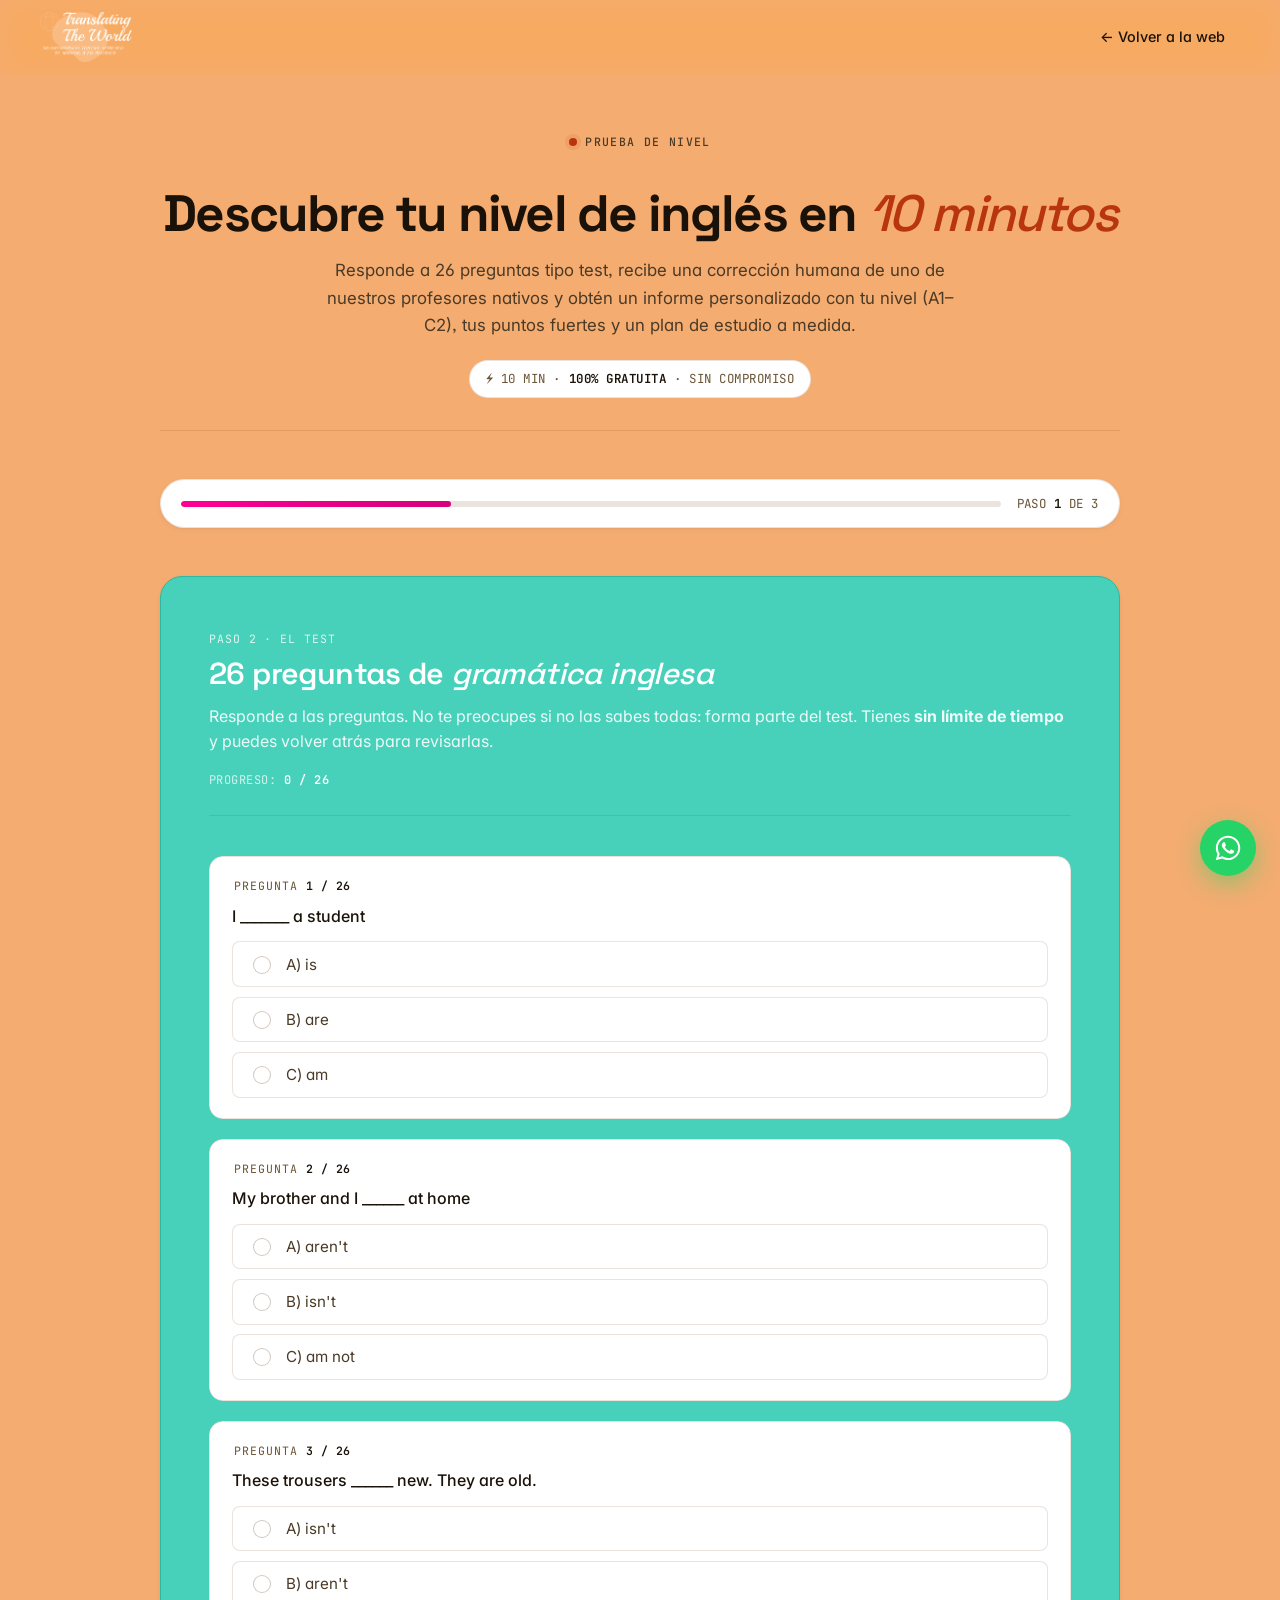
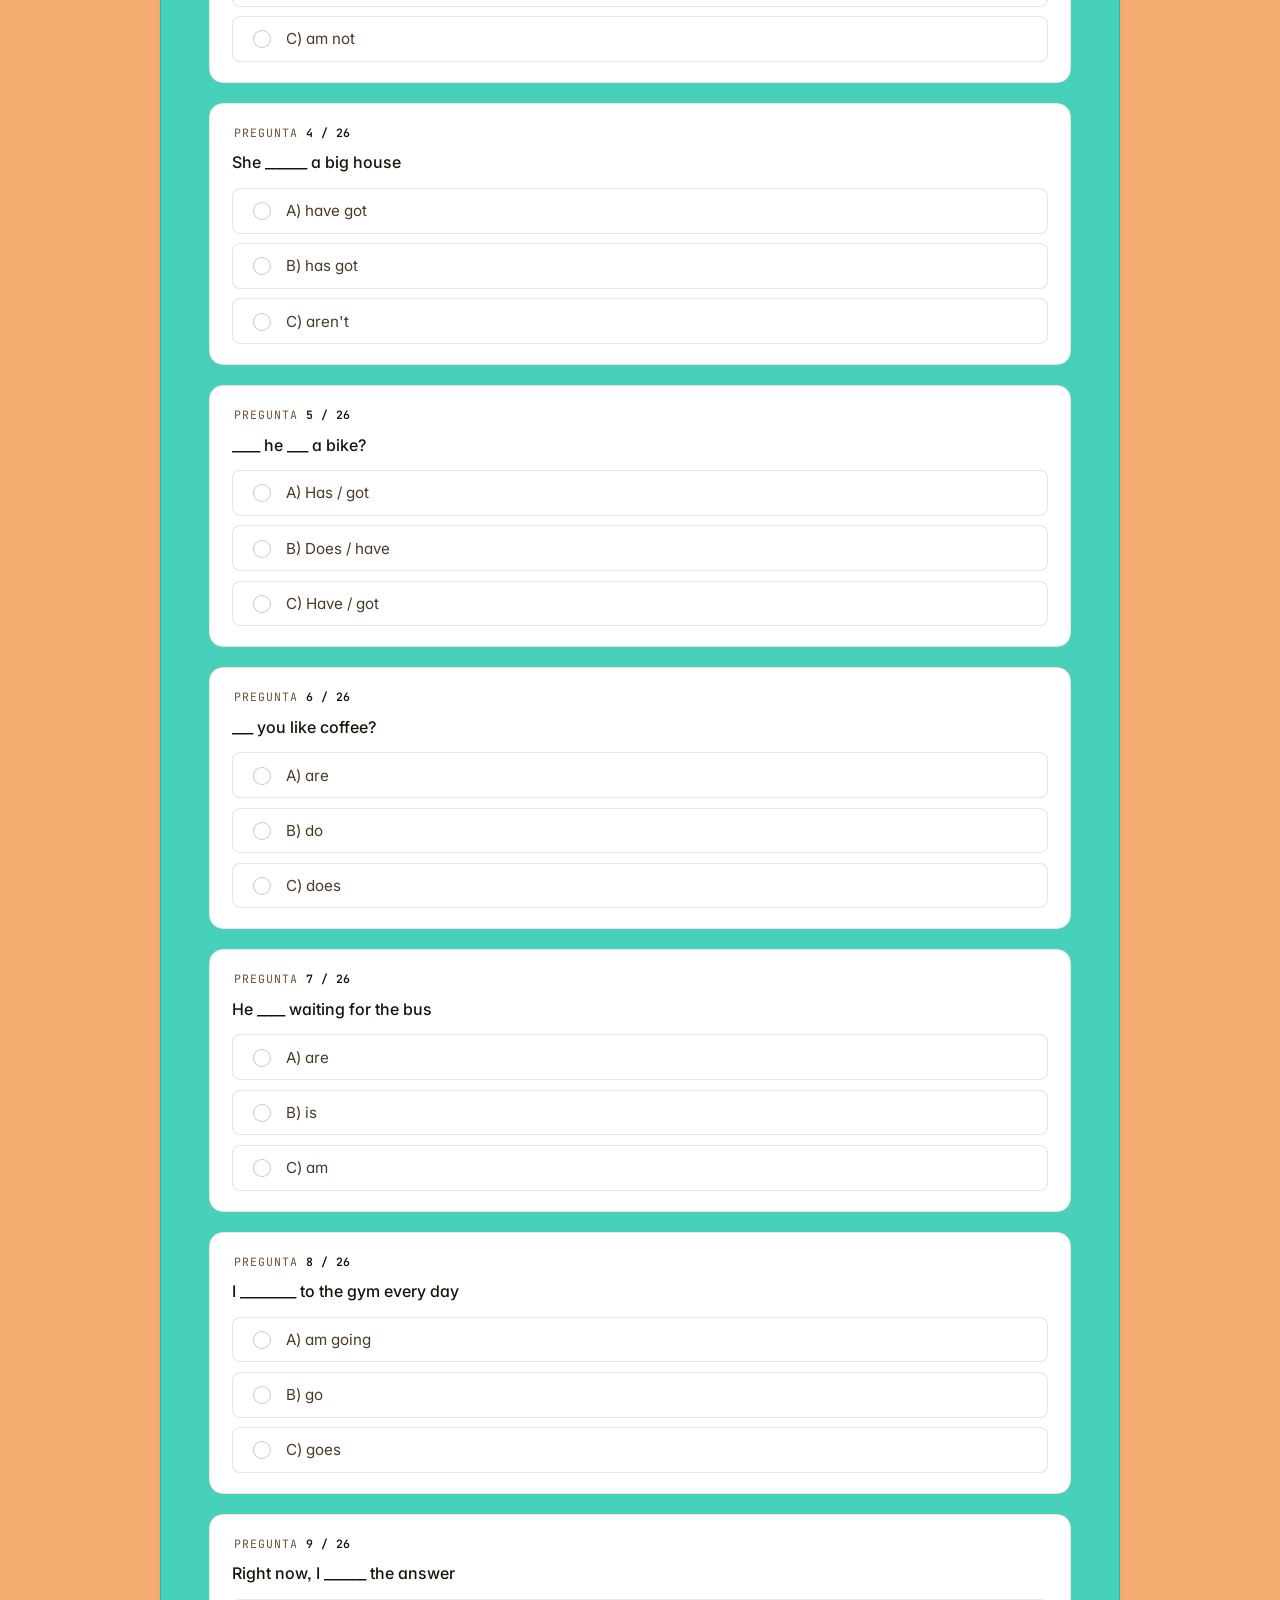
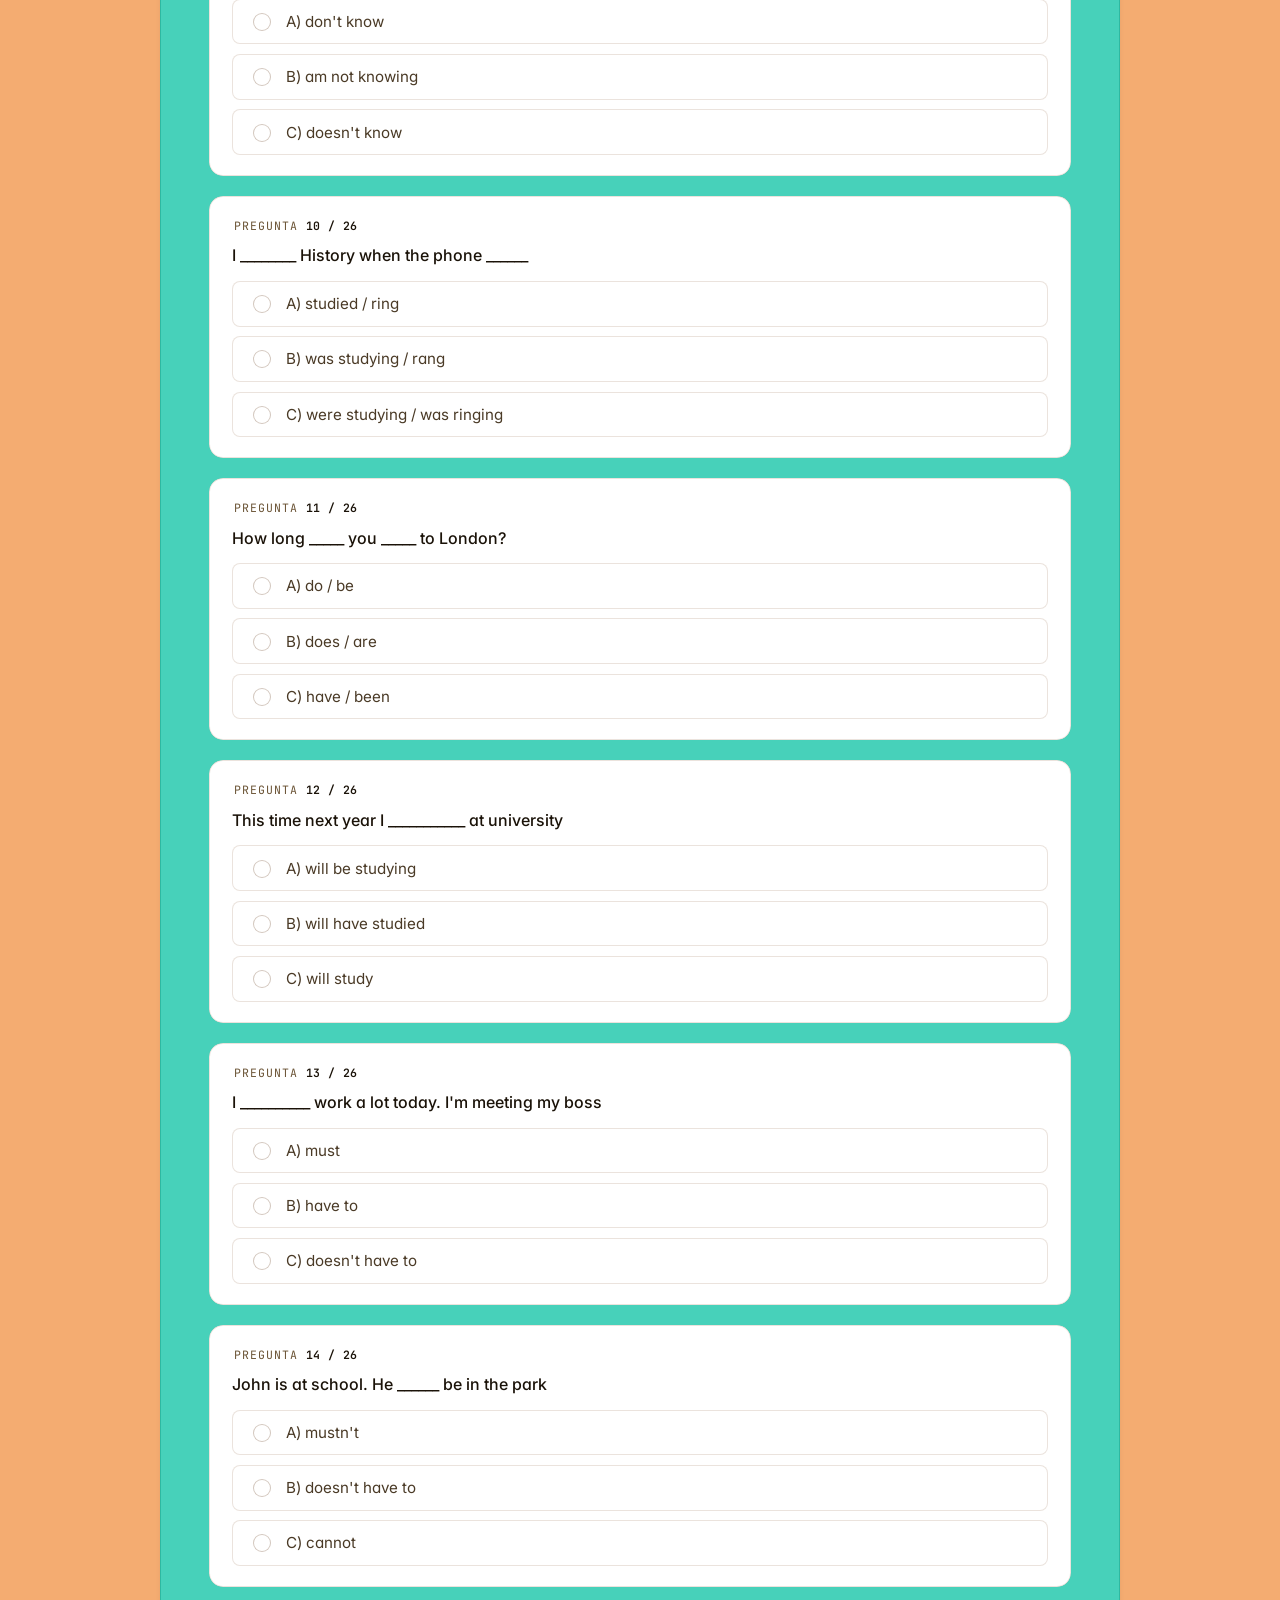
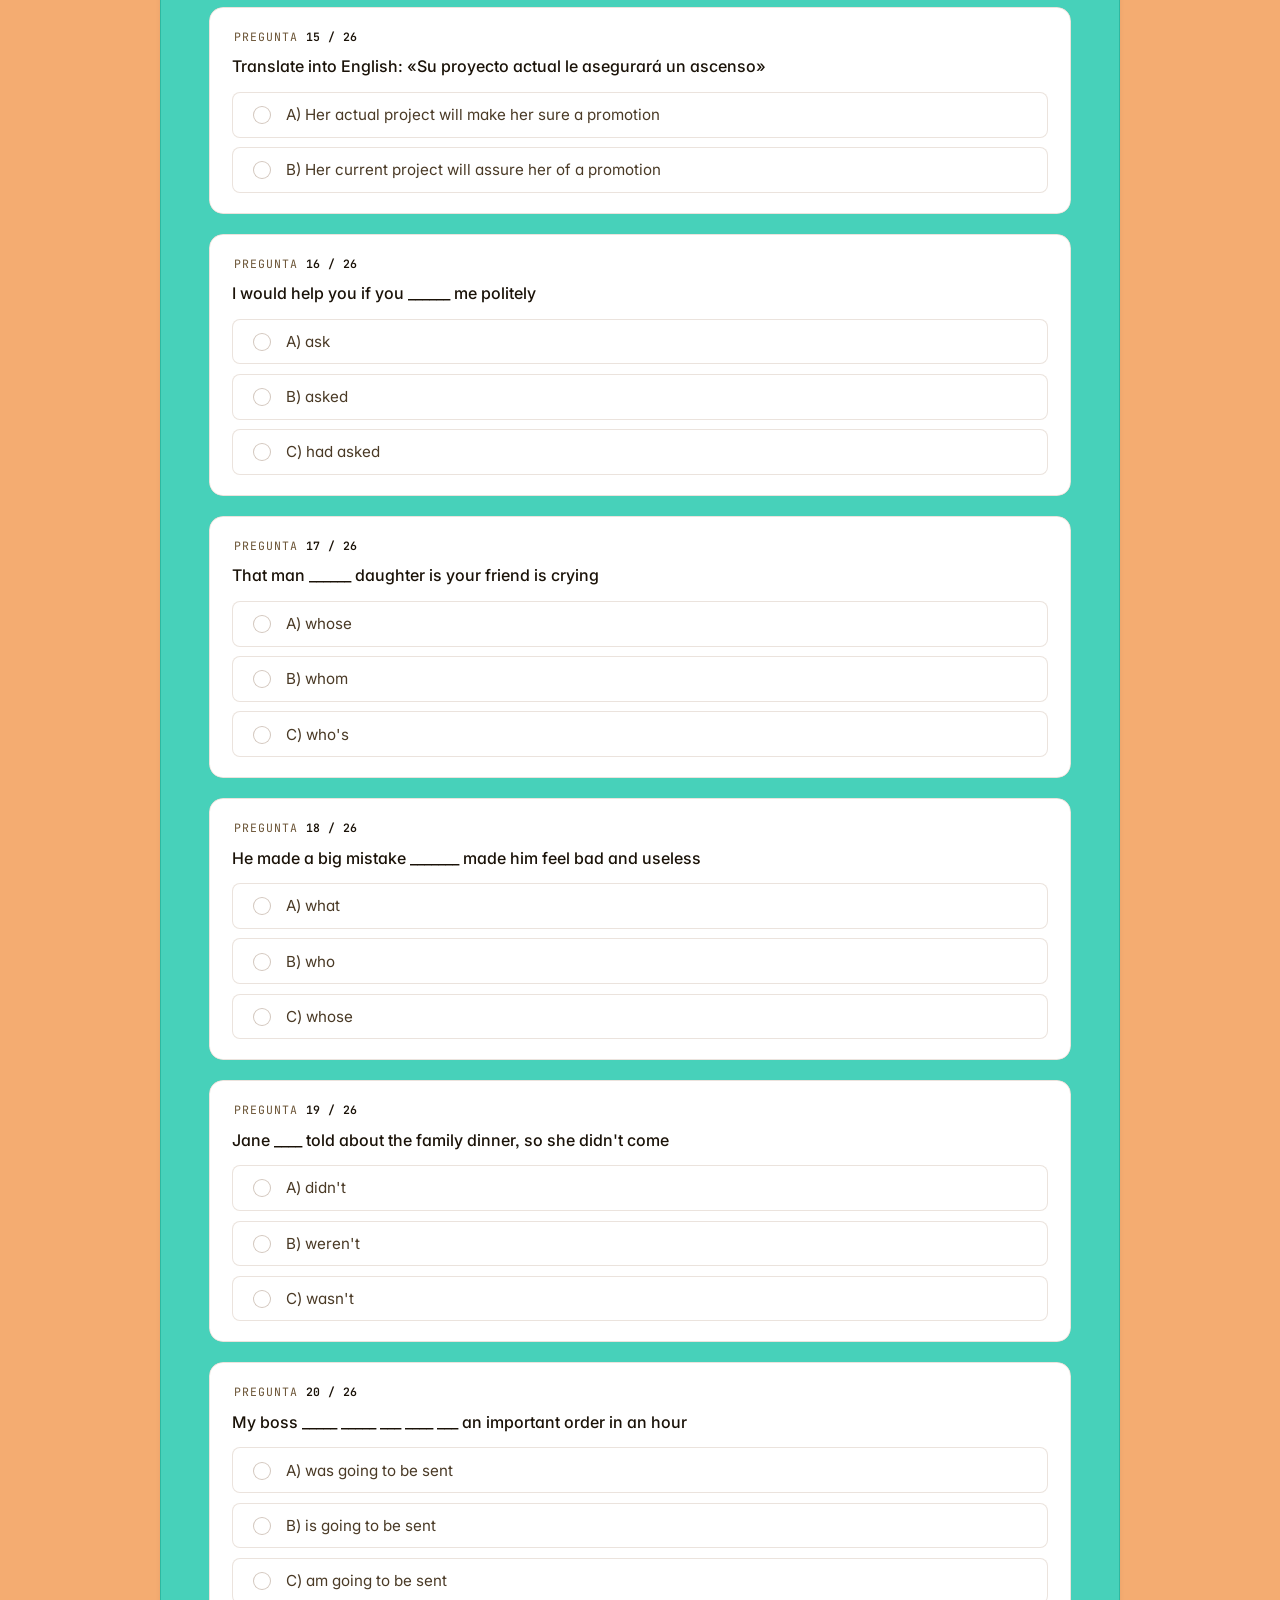
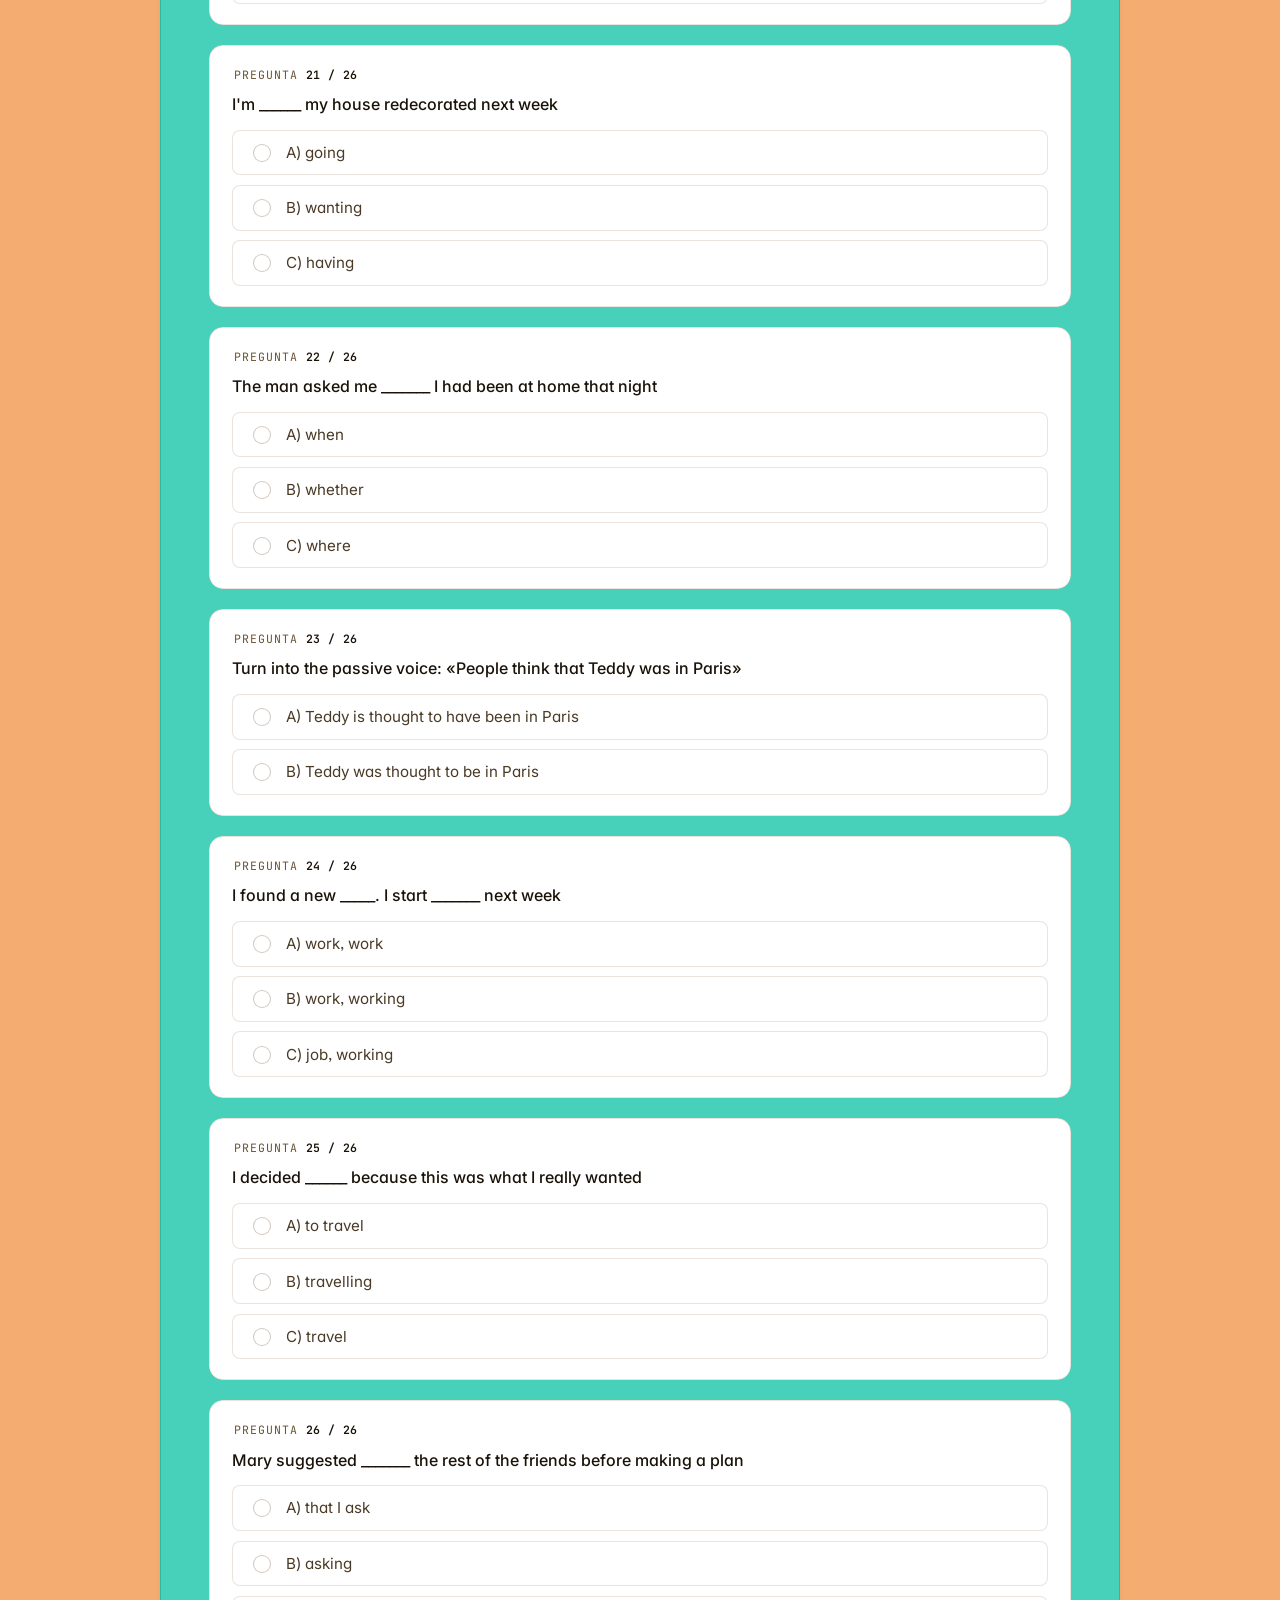
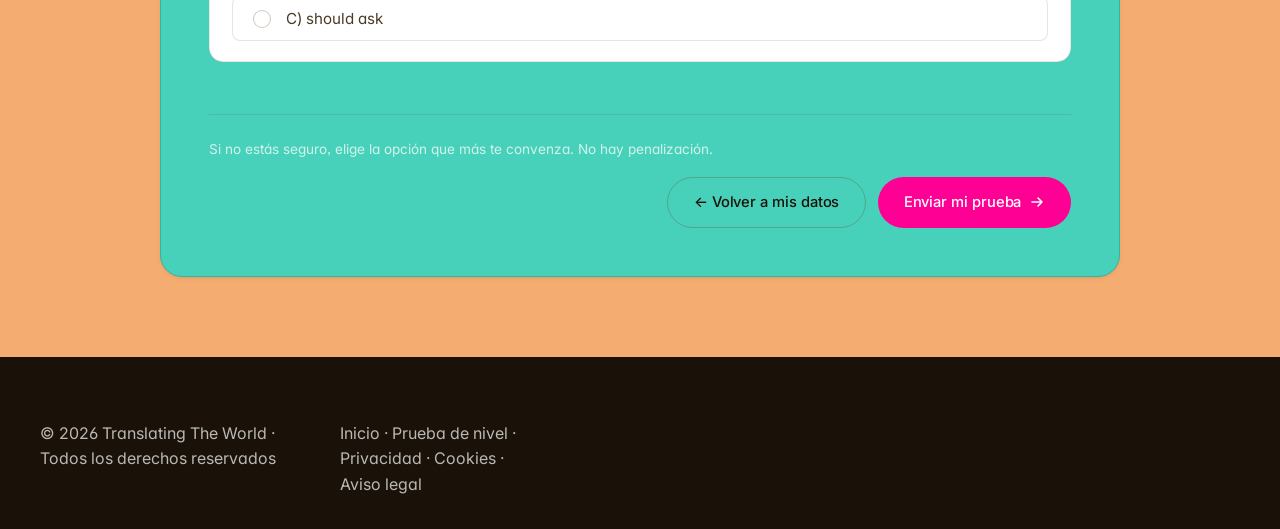
<file: _preview_paso2.html>
<!DOCTYPE html>
<html lang="es">
<head>
    <meta charset="UTF-8" />
    <meta name="viewport" content="width=device-width, initial-scale=1.0" />
    <meta name="theme-color" content="#f0a878" />
    <meta name="description" content="Prueba de nivel de inglés gratuita de Translating The World. 26 preguntas tipo test, informe personalizado con tu nivel MCER (A1–C2) en 48 horas." />
    <meta name="robots" content="noindex, nofollow" />
    <title>Prueba de nivel de inglés gratuita — Translating The World</title>
    <link rel="canonical" href="https://www.translatingtheworld.com/prueba-de-nivel.html" />
    <meta property="og:title" content="Prueba de nivel de inglés gratuita — Translating The World" />
    <meta property="og:description" content="Descubre tu nivel de inglés en 10 minutos. 26 preguntas, corrección humana y recomendación a medida en 48 h." />
    <meta property="og:type" content="website" />
    <meta property="og:url" content="https://www.translatingtheworld.com/prueba-de-nivel.html" />
    <link rel="icon" type="image/jpeg" href="Favicon.jpg" />
    <link rel="preconnect" href="https://fonts.googleapis.com" />
    <link rel="preconnect" href="https://fonts.gstatic.com" crossorigin />
    <link href="https://fonts.googleapis.com/css2?family=Inter:wght@300;400;500;600;700;800&family=Space+Grotesk:wght@400;500;600;700&family=JetBrains+Mono:wght@400;500&display=swap" rel="stylesheet" />
    <link rel="stylesheet" href="styles.css" />
    <link rel="stylesheet" href="legal.css" />
    <link rel="stylesheet" href="test.css" />
</head>
<body class="legal test">
    <header class="header" id="header">
        <div class="container header__container">
            <a href="index.html" class="logo">
                <img class="logo__img" src="Logo.png" alt="" aria-hidden="true">
            </a>
            <nav class="nav">
                <a href="index.html" class="nav__link">← Volver a la web</a>
            </nav>
        </div>
    </header>

    <main class="legal__main test__main">
        <div class="container test__container">

            <!-- ========== HERO ========== -->
            <header class="test__hero">
                <span class="eyebrow"><span class="eyebrow__dot"></span>Prueba de nivel</span>
                <h1 class="legal__title">Descubre tu nivel de inglés en <em>10 minutos</em></h1>
                <p class="test__hero-lead">
                    Responde a 26 preguntas tipo test, recibe una corrección humana de uno de nuestros
                    profesores nativos y obtén un informe personalizado con tu nivel (A1–C2), tus puntos
                    fuertes y un plan de estudio a medida.
                </p>
                <span class="test__hero-meta">
                    ⚡ 10 min · <strong>100% gratuita</strong> · Sin compromiso
                </span>
            </header>

            <!-- ========== BARRA DE PROGRESO GLOBAL ========== -->
            <div class="test__progress" role="progressbar" aria-valuemin="1" aria-valuemax="3" aria-valuenow="1" aria-label="Progreso de la prueba de nivel">
                <div class="test__progress-bar" id="test-progress-bar" style="--test-progress: 33%;"></div>
                <span class="test__progress-label" id="test-progress-label">Paso <strong>1</strong> de 3</span>
            </div>

            <!-- ========== PASO 1: DATOS ========== -->
            <section id="test-step-1" class="test__step" aria-labelledby="test-step-1-title">
                <div class="test__card">
                    <header class="test__card-head">
                        <span class="test__card-eyebrow">Paso 1 · Tus datos</span>
                        <h2 class="test__card-title" id="test-step-1-title">Cuéntanos sobre <em>ti</em></h2>
                        <p class="test__card-lead">
                            Necesitamos estos datos para enviarte el informe personalizado con tu nivel estimado y la recomendación de un profesor nativo.
                        </p>
                    </header>

                    <form id="test-step-1-form" class="test__form" novalidate>
                        <div class="test__form-row">
                            <div class="test__form-group">
                                <label for="lt-name">Nombre completo <span class="test__req" aria-hidden="true">*</span></label>
                                <input type="text" id="lt-name" name="name" autocomplete="name" required />
                            </div>
                            <div class="test__form-group">
                                <label for="lt-email">Correo electrónico <span class="test__req" aria-hidden="true">*</span></label>
                                <input type="email" id="lt-email" name="email" autocomplete="email" required />
                            </div>
                        </div>

                        <div class="test__form-row">
                            <div class="test__form-group">
                                <label for="lt-phone">Teléfono (opcional)</label>
                                <input type="tel" id="lt-phone" name="phone" autocomplete="tel" />
                            </div>
                            <div class="test__form-group">
                                <label for="lt-age">Edad</label>
                                <select id="lt-age" name="age">
                                    <option value="">Selecciona tu franja</option>
                                    <option value="<18">Menos de 18</option>
                                    <option value="18-24">18 – 24</option>
                                    <option value="25-34">25 – 34</option>
                                    <option value="35-44">35 – 44</option>
                                    <option value="45-54">45 – 54</option>
                                    <option value="55+">55 o más</option>
                                </select>
                            </div>
                        </div>

                        <div class="test__form-row">
                            <div class="test__form-group">
                                <label for="lt-reason">¿Por qué quieres aprender inglés?</label>
                                <select id="lt-reason" name="reason">
                                    <option value="">Selecciona una opción</option>
                                    <option value="trabajo">Trabajo</option>
                                    <option value="estudios">Estudios / oposiciones</option>
                                    <option value="viajar">Viajar</option>
                                    <option value="interes">Interés personal</option>
                                    <option value="examen">Preparar un examen (Cambridge, TOEFL…)</option>
                                    <option value="otro">Otro</option>
                                </select>
                            </div>
                            <div class="test__form-group">
                                <label for="lt-level">¿Cómo describirías tu nivel actual?</label>
                                <select id="lt-level" name="selfLevel">
                                    <option value="">Selecciona un nivel</option>
                                    <option value="A1">A1 — Principiante</option>
                                    <option value="A2">A2 — Elemental</option>
                                    <option value="B1">B1 — Intermedio</option>
                                    <option value="B2">B2 — Intermedio alto</option>
                                    <option value="C1">C1 — Avanzado</option>
                                    <option value="C2">C2 — Maestría</option>
                                    <option value="ns">No estoy seguro</option>
                                </select>
                            </div>
                        </div>

                        <label class="test__check">
                            <input type="checkbox" id="lt-privacy" name="privacy" required />
                            <span>He leído y acepto la <a href="politica-de-privacidad.html" target="_blank" rel="noopener">política de privacidad</a> <span class="test__req" aria-hidden="true">*</span></span>
                        </label>
                        <label class="test__check">
                            <input type="checkbox" id="lt-marketing" name="marketing" />
                            <span>Quiero recibir noticias, recursos y ofertas puntuales por email. Puedo darme de baja cuando quiera.</span>
                        </label>

                        <div class="test__actions">
                            <span class="test__actions-note">Tus datos están seguros y no se comparten.</span>
                            <div class="test__actions-buttons">
                                <button type="reset" class="btn btn--ghost">Limpiar</button>
                                <button type="submit" class="btn btn--primary">
                                    Continuar al test
                                    <svg width="16" height="16" viewBox="0 0 16 16" fill="none" aria-hidden="true"><path d="M3 8h10M9 4l4 4-4 4" stroke="currentColor" stroke-width="1.6" stroke-linecap="round" stroke-linejoin="round"/></svg>
                                </button>
                            </div>
                        </div>
                    </form>
                </div>
            </section>

            <!-- ========== PASO 2: PREGUNTAS ========== -->
            <section id="test-step-2" class="test__step is-active" aria-labelledby="test-step-2-title">
                <div class="test__card">
                    <header class="test__card-head">
                        <span class="test__card-eyebrow">Paso 2 · El test</span>
                        <h2 class="test__card-title" id="test-step-2-title">26 preguntas de <em>gramática inglesa</em></h2>
                        <p class="test__card-lead">
                            Responde a las preguntas. No te preocupes si no las sabes todas: forma parte del test.
                            Tienes <strong>sin límite de tiempo</strong> y puedes volver atrás para revisarlas.
                        </p>
                        <span class="test__card-meta">
                            Progreso: <strong><output id="test-progress-text">0 / 26</output></strong>
                        </span>
                    </header>

                    <form id="test-step-2-form" class="test__form" novalidate>
                        <div class="test__questions" id="test-questions">
                            <fieldset class="test__question" data-question="1" data-correct="C">
                                <legend>Pregunta <strong>1 / 26</strong></legend>
                                <p class="test__question-prompt">I _______ a student</p>
                                <div class="test__options">
                                    <label class="test__option"><input type="radio" name="q1" value="A" required> <span>A) is</span></label>
                                    <label class="test__option"><input type="radio" name="q1" value="B"> <span>B) are</span></label>
                                    <label class="test__option"><input type="radio" name="q1" value="C"> <span>C) am</span></label>
                                </div>
                                <p class="test__option-error">Selecciona una opción para continuar.</p>
                            </fieldset>

                            <fieldset class="test__question" data-question="2" data-correct="A">
                                <legend>Pregunta <strong>2 / 26</strong></legend>
                                <p class="test__question-prompt">My brother and I ______ at home</p>
                                <div class="test__options">
                                    <label class="test__option"><input type="radio" name="q2" value="A" required> <span>A) aren't</span></label>
                                    <label class="test__option"><input type="radio" name="q2" value="B"> <span>B) isn't</span></label>
                                    <label class="test__option"><input type="radio" name="q2" value="C"> <span>C) am not</span></label>
                                </div>
                                <p class="test__option-error">Selecciona una opción para continuar.</p>
                            </fieldset>

                            <fieldset class="test__question" data-question="3" data-correct="B">
                                <legend>Pregunta <strong>3 / 26</strong></legend>
                                <p class="test__question-prompt">These trousers ______ new. They are old.</p>
                                <div class="test__options">
                                    <label class="test__option"><input type="radio" name="q3" value="A" required> <span>A) isn't</span></label>
                                    <label class="test__option"><input type="radio" name="q3" value="B"> <span>B) aren't</span></label>
                                    <label class="test__option"><input type="radio" name="q3" value="C"> <span>C) am not</span></label>
                                </div>
                                <p class="test__option-error">Selecciona una opción para continuar.</p>
                            </fieldset>

                            <fieldset class="test__question" data-question="4" data-correct="B">
                                <legend>Pregunta <strong>4 / 26</strong></legend>
                                <p class="test__question-prompt">She ______ a big house</p>
                                <div class="test__options">
                                    <label class="test__option"><input type="radio" name="q4" value="A" required> <span>A) have got</span></label>
                                    <label class="test__option"><input type="radio" name="q4" value="B"> <span>B) has got</span></label>
                                    <label class="test__option"><input type="radio" name="q4" value="C"> <span>C) aren't</span></label>
                                </div>
                                <p class="test__option-error">Selecciona una opción para continuar.</p>
                            </fieldset>

                            <fieldset class="test__question" data-question="5" data-correct="A">
                                <legend>Pregunta <strong>5 / 26</strong></legend>
                                <p class="test__question-prompt">____ he ___ a bike?</p>
                                <div class="test__options">
                                    <label class="test__option"><input type="radio" name="q5" value="A" required> <span>A) Has / got</span></label>
                                    <label class="test__option"><input type="radio" name="q5" value="B"> <span>B) Does / have</span></label>
                                    <label class="test__option"><input type="radio" name="q5" value="C"> <span>C) Have / got</span></label>
                                </div>
                                <p class="test__option-error">Selecciona una opción para continuar.</p>
                            </fieldset>

                            <fieldset class="test__question" data-question="6" data-correct="B">
                                <legend>Pregunta <strong>6 / 26</strong></legend>
                                <p class="test__question-prompt">___ you like coffee?</p>
                                <div class="test__options">
                                    <label class="test__option"><input type="radio" name="q6" value="A" required> <span>A) are</span></label>
                                    <label class="test__option"><input type="radio" name="q6" value="B"> <span>B) do</span></label>
                                    <label class="test__option"><input type="radio" name="q6" value="C"> <span>C) does</span></label>
                                </div>
                                <p class="test__option-error">Selecciona una opción para continuar.</p>
                            </fieldset>

                            <fieldset class="test__question" data-question="7" data-correct="B">
                                <legend>Pregunta <strong>7 / 26</strong></legend>
                                <p class="test__question-prompt">He ____ waiting for the bus</p>
                                <div class="test__options">
                                    <label class="test__option"><input type="radio" name="q7" value="A" required> <span>A) are</span></label>
                                    <label class="test__option"><input type="radio" name="q7" value="B"> <span>B) is</span></label>
                                    <label class="test__option"><input type="radio" name="q7" value="C"> <span>C) am</span></label>
                                </div>
                                <p class="test__option-error">Selecciona una opción para continuar.</p>
                            </fieldset>

                            <fieldset class="test__question" data-question="8" data-correct="A">
                                <legend>Pregunta <strong>8 / 26</strong></legend>
                                <p class="test__question-prompt">I ________ to the gym every day</p>
                                <div class="test__options">
                                    <label class="test__option"><input type="radio" name="q8" value="A" required> <span>A) am going</span></label>
                                    <label class="test__option"><input type="radio" name="q8" value="B"> <span>B) go</span></label>
                                    <label class="test__option"><input type="radio" name="q8" value="C"> <span>C) goes</span></label>
                                </div>
                                <p class="test__option-error">Selecciona una opción para continuar.</p>
                            </fieldset>

                            <fieldset class="test__question" data-question="9" data-correct="C">
                                <legend>Pregunta <strong>9 / 26</strong></legend>
                                <p class="test__question-prompt">Right now, I ______ the answer</p>
                                <div class="test__options">
                                    <label class="test__option"><input type="radio" name="q9" value="A" required> <span>A) don't know</span></label>
                                    <label class="test__option"><input type="radio" name="q9" value="B"> <span>B) am not knowing</span></label>
                                    <label class="test__option"><input type="radio" name="q9" value="C"> <span>C) doesn't know</span></label>
                                </div>
                                <p class="test__option-error">Selecciona una opción para continuar.</p>
                            </fieldset>

                            <fieldset class="test__question" data-question="10" data-correct="B">
                                <legend>Pregunta <strong>10 / 26</strong></legend>
                                <p class="test__question-prompt">I ________ History when the phone ______</p>
                                <div class="test__options">
                                    <label class="test__option"><input type="radio" name="q10" value="A" required> <span>A) studied / ring</span></label>
                                    <label class="test__option"><input type="radio" name="q10" value="B"> <span>B) was studying / rang</span></label>
                                    <label class="test__option"><input type="radio" name="q10" value="C"> <span>C) were studying / was ringing</span></label>
                                </div>
                                <p class="test__option-error">Selecciona una opción para continuar.</p>
                            </fieldset>

                            <fieldset class="test__question" data-question="11" data-correct="C">
                                <legend>Pregunta <strong>11 / 26</strong></legend>
                                <p class="test__question-prompt">How long _____ you _____ to London?</p>
                                <div class="test__options">
                                    <label class="test__option"><input type="radio" name="q11" value="A" required> <span>A) do / be</span></label>
                                    <label class="test__option"><input type="radio" name="q11" value="B"> <span>B) does / are</span></label>
                                    <label class="test__option"><input type="radio" name="q11" value="C"> <span>C) have / been</span></label>
                                </div>
                                <p class="test__option-error">Selecciona una opción para continuar.</p>
                            </fieldset>

                            <fieldset class="test__question" data-question="12" data-correct="A">
                                <legend>Pregunta <strong>12 / 26</strong></legend>
                                <p class="test__question-prompt">This time next year I ___________ at university</p>
                                <div class="test__options">
                                    <label class="test__option"><input type="radio" name="q12" value="A" required> <span>A) will be studying</span></label>
                                    <label class="test__option"><input type="radio" name="q12" value="B"> <span>B) will have studied</span></label>
                                    <label class="test__option"><input type="radio" name="q12" value="C"> <span>C) will study</span></label>
                                </div>
                                <p class="test__option-error">Selecciona una opción para continuar.</p>
                            </fieldset>

                            <fieldset class="test__question" data-question="13" data-correct="A">
                                <legend>Pregunta <strong>13 / 26</strong></legend>
                                <p class="test__question-prompt">I __________ work a lot today. I'm meeting my boss</p>
                                <div class="test__options">
                                    <label class="test__option"><input type="radio" name="q13" value="A" required> <span>A) must</span></label>
                                    <label class="test__option"><input type="radio" name="q13" value="B"> <span>B) have to</span></label>
                                    <label class="test__option"><input type="radio" name="q13" value="C"> <span>C) doesn't have to</span></label>
                                </div>
                                <p class="test__option-error">Selecciona una opción para continuar.</p>
                            </fieldset>

                            <fieldset class="test__question" data-question="14" data-correct="C">
                                <legend>Pregunta <strong>14 / 26</strong></legend>
                                <p class="test__question-prompt">John is at school. He ______ be in the park</p>
                                <div class="test__options">
                                    <label class="test__option"><input type="radio" name="q14" value="A" required> <span>A) mustn't</span></label>
                                    <label class="test__option"><input type="radio" name="q14" value="B"> <span>B) doesn't have to</span></label>
                                    <label class="test__option"><input type="radio" name="q14" value="C"> <span>C) cannot</span></label>
                                </div>
                                <p class="test__option-error">Selecciona una opción para continuar.</p>
                            </fieldset>

                            <fieldset class="test__question" data-question="15" data-correct="B">
                                <legend>Pregunta <strong>15 / 26</strong></legend>
                                <p class="test__question-prompt">Translate into English: «Su proyecto actual le asegurará un ascenso»</p>
                                <div class="test__options">
                                    <label class="test__option"><input type="radio" name="q15" value="A" required> <span>A) Her actual project will make her sure a promotion</span></label>
                                    <label class="test__option"><input type="radio" name="q15" value="B"> <span>B) Her current project will assure her of a promotion</span></label>
                                </div>
                                <p class="test__option-error">Selecciona una opción para continuar.</p>
                            </fieldset>

                            <fieldset class="test__question" data-question="16" data-correct="C">
                                <legend>Pregunta <strong>16 / 26</strong></legend>
                                <p class="test__question-prompt">I would help you if you ______ me politely</p>
                                <div class="test__options">
                                    <label class="test__option"><input type="radio" name="q16" value="A" required> <span>A) ask</span></label>
                                    <label class="test__option"><input type="radio" name="q16" value="B"> <span>B) asked</span></label>
                                    <label class="test__option"><input type="radio" name="q16" value="C"> <span>C) had asked</span></label>
                                </div>
                                <p class="test__option-error">Selecciona una opción para continuar.</p>
                            </fieldset>

                            <fieldset class="test__question" data-question="17" data-correct="A">
                                <legend>Pregunta <strong>17 / 26</strong></legend>
                                <p class="test__question-prompt">That man ______ daughter is your friend is crying</p>
                                <div class="test__options">
                                    <label class="test__option"><input type="radio" name="q17" value="A" required> <span>A) whose</span></label>
                                    <label class="test__option"><input type="radio" name="q17" value="B"> <span>B) whom</span></label>
                                    <label class="test__option"><input type="radio" name="q17" value="C"> <span>C) who's</span></label>
                                </div>
                                <p class="test__option-error">Selecciona una opción para continuar.</p>
                            </fieldset>

                            <fieldset class="test__question" data-question="18" data-correct="A">
                                <legend>Pregunta <strong>18 / 26</strong></legend>
                                <p class="test__question-prompt">He made a big mistake _______ made him feel bad and useless</p>
                                <div class="test__options">
                                    <label class="test__option"><input type="radio" name="q18" value="A" required> <span>A) what</span></label>
                                    <label class="test__option"><input type="radio" name="q18" value="B"> <span>B) who</span></label>
                                    <label class="test__option"><input type="radio" name="q18" value="C"> <span>C) whose</span></label>
                                </div>
                                <p class="test__option-error">Selecciona una opción para continuar.</p>
                            </fieldset>

                            <fieldset class="test__question" data-question="19" data-correct="C">
                                <legend>Pregunta <strong>19 / 26</strong></legend>
                                <p class="test__question-prompt">Jane ____ told about the family dinner, so she didn't come</p>
                                <div class="test__options">
                                    <label class="test__option"><input type="radio" name="q19" value="A" required> <span>A) didn't</span></label>
                                    <label class="test__option"><input type="radio" name="q19" value="B"> <span>B) weren't</span></label>
                                    <label class="test__option"><input type="radio" name="q19" value="C"> <span>C) wasn't</span></label>
                                </div>
                                <p class="test__option-error">Selecciona una opción para continuar.</p>
                            </fieldset>

                            <fieldset class="test__question" data-question="20" data-correct="B">
                                <legend>Pregunta <strong>20 / 26</strong></legend>
                                <p class="test__question-prompt">My boss _____ _____ ___ ____ ___ an important order in an hour</p>
                                <div class="test__options">
                                    <label class="test__option"><input type="radio" name="q20" value="A" required> <span>A) was going to be sent</span></label>
                                    <label class="test__option"><input type="radio" name="q20" value="B"> <span>B) is going to be sent</span></label>
                                    <label class="test__option"><input type="radio" name="q20" value="C"> <span>C) am going to be sent</span></label>
                                </div>
                                <p class="test__option-error">Selecciona una opción para continuar.</p>
                            </fieldset>

                            <fieldset class="test__question" data-question="21" data-correct="C">
                                <legend>Pregunta <strong>21 / 26</strong></legend>
                                <p class="test__question-prompt">I'm ______ my house redecorated next week</p>
                                <div class="test__options">
                                    <label class="test__option"><input type="radio" name="q21" value="A" required> <span>A) going</span></label>
                                    <label class="test__option"><input type="radio" name="q21" value="B"> <span>B) wanting</span></label>
                                    <label class="test__option"><input type="radio" name="q21" value="C"> <span>C) having</span></label>
                                </div>
                                <p class="test__option-error">Selecciona una opción para continuar.</p>
                            </fieldset>

                            <fieldset class="test__question" data-question="22" data-correct="B">
                                <legend>Pregunta <strong>22 / 26</strong></legend>
                                <p class="test__question-prompt">The man asked me _______ I had been at home that night</p>
                                <div class="test__options">
                                    <label class="test__option"><input type="radio" name="q22" value="A" required> <span>A) when</span></label>
                                    <label class="test__option"><input type="radio" name="q22" value="B"> <span>B) whether</span></label>
                                    <label class="test__option"><input type="radio" name="q22" value="C"> <span>C) where</span></label>
                                </div>
                                <p class="test__option-error">Selecciona una opción para continuar.</p>
                            </fieldset>

                            <fieldset class="test__question" data-question="23" data-correct="A">
                                <legend>Pregunta <strong>23 / 26</strong></legend>
                                <p class="test__question-prompt">Turn into the passive voice: «People think that Teddy was in Paris»</p>
                                <div class="test__options">
                                    <label class="test__option"><input type="radio" name="q23" value="A" required> <span>A) Teddy is thought to have been in Paris</span></label>
                                    <label class="test__option"><input type="radio" name="q23" value="B"> <span>B) Teddy was thought to be in Paris</span></label>
                                </div>
                                <p class="test__option-error">Selecciona una opción para continuar.</p>
                            </fieldset>

                            <fieldset class="test__question" data-question="24" data-correct="C">
                                <legend>Pregunta <strong>24 / 26</strong></legend>
                                <p class="test__question-prompt">I found a new _____. I start _______ next week</p>
                                <div class="test__options">
                                    <label class="test__option"><input type="radio" name="q24" value="A" required> <span>A) work, work</span></label>
                                    <label class="test__option"><input type="radio" name="q24" value="B"> <span>B) work, working</span></label>
                                    <label class="test__option"><input type="radio" name="q24" value="C"> <span>C) job, working</span></label>
                                </div>
                                <p class="test__option-error">Selecciona una opción para continuar.</p>
                            </fieldset>

                            <fieldset class="test__question" data-question="25" data-correct="A">
                                <legend>Pregunta <strong>25 / 26</strong></legend>
                                <p class="test__question-prompt">I decided ______ because this was what I really wanted</p>
                                <div class="test__options">
                                    <label class="test__option"><input type="radio" name="q25" value="A" required> <span>A) to travel</span></label>
                                    <label class="test__option"><input type="radio" name="q25" value="B"> <span>B) travelling</span></label>
                                    <label class="test__option"><input type="radio" name="q25" value="C"> <span>C) travel</span></label>
                                </div>
                                <p class="test__option-error">Selecciona una opción para continuar.</p>
                            </fieldset>

                            <fieldset class="test__question" data-question="26" data-correct="B">
                                <legend>Pregunta <strong>26 / 26</strong></legend>
                                <p class="test__question-prompt">Mary suggested _______ the rest of the friends before making a plan</p>
                                <div class="test__options">
                                    <label class="test__option"><input type="radio" name="q26" value="A" required> <span>A) that I ask</span></label>
                                    <label class="test__option"><input type="radio" name="q26" value="B"> <span>B) asking</span></label>
                                    <label class="test__option"><input type="radio" name="q26" value="C"> <span>C) should ask</span></label>
                                </div>
                                <p class="test__option-error">Selecciona una opción para continuar.</p>
                            </fieldset>
                        </div>

                        <div class="test__actions">
                            <span class="test__actions-note">Si no estás seguro, elige la opción que más te convenza. No hay penalización.</span>
                            <div class="test__actions-buttons">
                                <button type="button" class="btn btn--ghost" data-test-prev>
                                    ← Volver a mis datos
                                </button>
                                <button type="submit" class="btn btn--primary">
                                    Enviar mi prueba
                                    <svg width="16" height="16" viewBox="0 0 16 16" fill="none" aria-hidden="true"><path d="M3 8h10M9 4l4 4-4 4" stroke="currentColor" stroke-width="1.6" stroke-linecap="round" stroke-linejoin="round"/></svg>
                                </button>
                            </div>
                        </div>
                    </form>
                </div>
            </section>

            <!-- ========== PASO 3: ÉXITO ========== -->
            <section id="test-step-3" class="test__step" aria-labelledby="test-step-3-title">
                <div class="test__card">
                    <div class="test__success" role="status">
                        <div class="test__success__icon" aria-hidden="true">✓</div>
                        <h2 class="test__success__title" id="test-step-3-title">¡Tu prueba de nivel ha sido entregada!</h2>
                        <p class="test__success__text">
                            En menos de <strong>48 horas</strong> recibirás en <strong><span id="test-success-email">tu correo</span></strong>
                            un informe personalizado con tu nivel estimado (A1–C2), tus puntos fuertes
                            y la recomendación a medida de uno de nuestros profesores nativos.
                        </p>
                        <p class="test__success__text">
                            Si quieres, puedes reservar ahora una <strong>clase de prueba gratuita</strong> con un profesor nativo.
                            Sin compromiso, 25 minutos para que pruebes nuestra metodología.
                        </p>
                        <div class="test__success__actions">
                            <a href="index.html" class="btn btn--ghost">← Volver al inicio</a>
                            <a href="index.html#contact" class="btn btn--primary">
                                Reservar clase de prueba
                                <svg width="16" height="16" viewBox="0 0 16 16" fill="none" aria-hidden="true"><path d="M3 8h10M9 4l4 4-4 4" stroke="currentColor" stroke-width="1.6" stroke-linecap="round" stroke-linejoin="round"/></svg>
                            </a>
                        </div>
                    </div>
                </div>
            </section>

        </div>
    </main>

    <footer class="footer">
        <div class="container footer__container">
            <p>© <span id="year">2026</span> Translating The World · Todos los derechos reservados</p>
            <p>
                <a href="index.html">Inicio</a> ·
                <a href="prueba-de-nivel.html">Prueba de nivel</a> ·
                <a href="politica-de-privacidad.html">Privacidad</a> ·
                <a href="politica-cookies.html">Cookies</a> ·
                <a href="aviso-legal.html">Aviso legal</a>
            </p>
        </div>
    </footer>

    <!-- Botón flotante de WhatsApp -->
    <a href="https://wa.me/34633966026" target="_blank" rel="noopener" class="whatsapp-float" aria-label="Escríbenos por WhatsApp al 633 966 026">
        <svg viewBox="0 0 448 512" xmlns="http://www.w3.org/2000/svg" aria-hidden="true"><!--! Font Awesome Free 6.7.2 by @fontawesome - https://fontawesome.com License - https://fontawesome.com/license/free (Icons: CC BY 4.0) Copyright 2024 Fonticons, Inc. --><path d="M380.9 97.1C339 55.1 283.2 32 223.9 32c-122.4 0-222 99.6-222 222 0 39.1 10.2 77.3 29.6 111L0 480l117.7-30.9c32.4 17.7 68.9 27 106.1 27h.1c122.3 0 224.1-99.6 224.1-222 0-59.3-25.2-115-67.1-157zm-157 341.6c-33.2 0-65.7-8.9-94-25.7l-6.7-4-69.8 18.3L72 359.2l-4.4-7c-18.5-29.4-28.2-63.3-28.2-98.2 0-101.7 82.8-184.5 184.6-184.5 49.3 0 95.6 19.2 130.4 54.1 34.8 34.9 56.2 81.2 56.1 130.5 0 101.8-84.9 184.6-186.6 184.6zm101.2-138.2c-5.5-2.8-32.8-16.2-37.9-18-5.1-1.9-8.8-2.8-12.5 2.8-3.7 5.6-14.3 18-17.6 21.8-3.2 3.7-6.5 4.2-12 1.4-32.6-16.3-54-29.1-75.5-66-5.7-9.8 5.7-9.1 16.3-30.3 1.8-3.7.9-6.9-.5-9.7-1.4-2.8-12.5-30.1-17.1-41.2-4.5-10.8-9.1-9.3-12.5-9.5-3.2-.2-6.9-.2-10.6-.2-3.7 0-9.7 1.4-14.8 6.9-5.1 5.6-19.4 19-19.4 46.3 0 27.3 19.9 53.7 22.6 57.4 2.8 3.7 39.1 59.7 94.8 83.8 35.2 15.2 49 16.5 66.6 13.9 10.7-1.6 32.8-13.4 37.4-26.4 4.6-13 4.6-24.1 3.2-26.4-1.3-2.5-5-3.9-10.5-6.6z"/></svg>
    </a>

    <script src="script.js" defer></script>
</body>
</html>
</file>
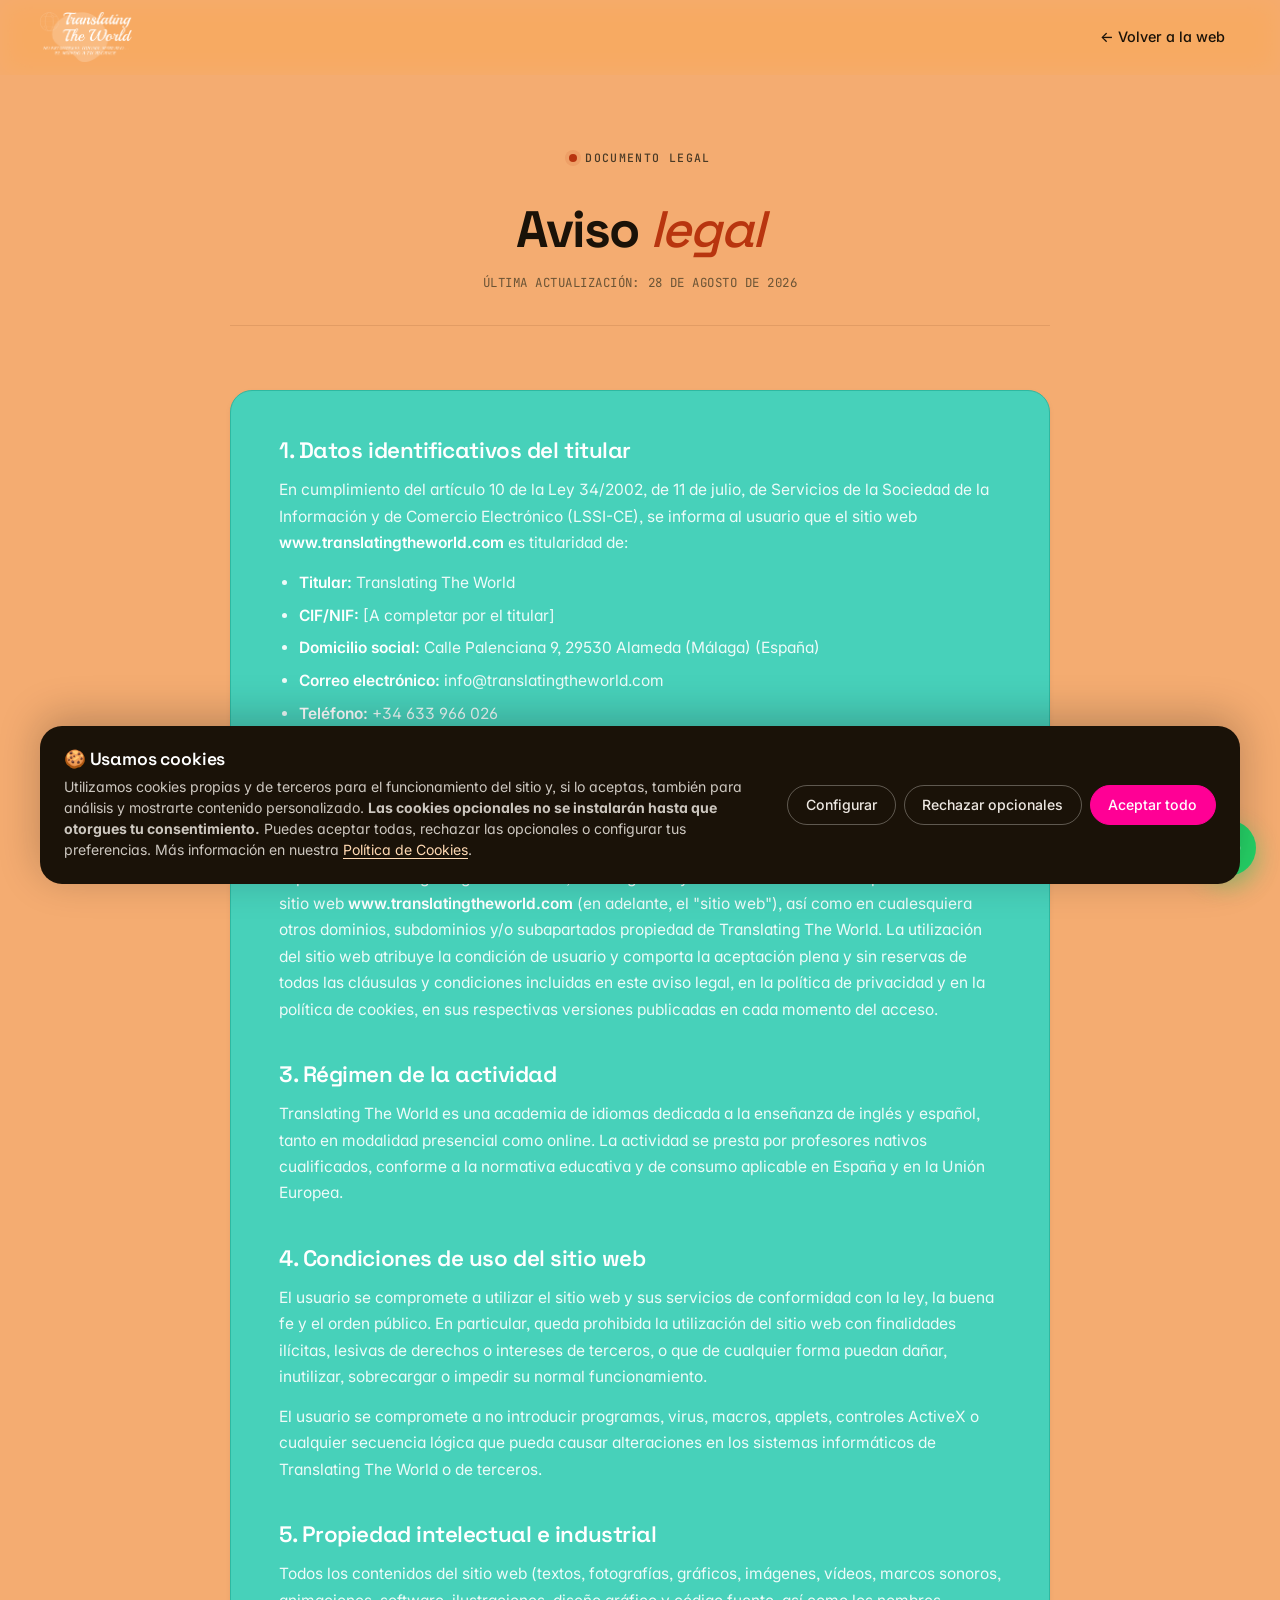
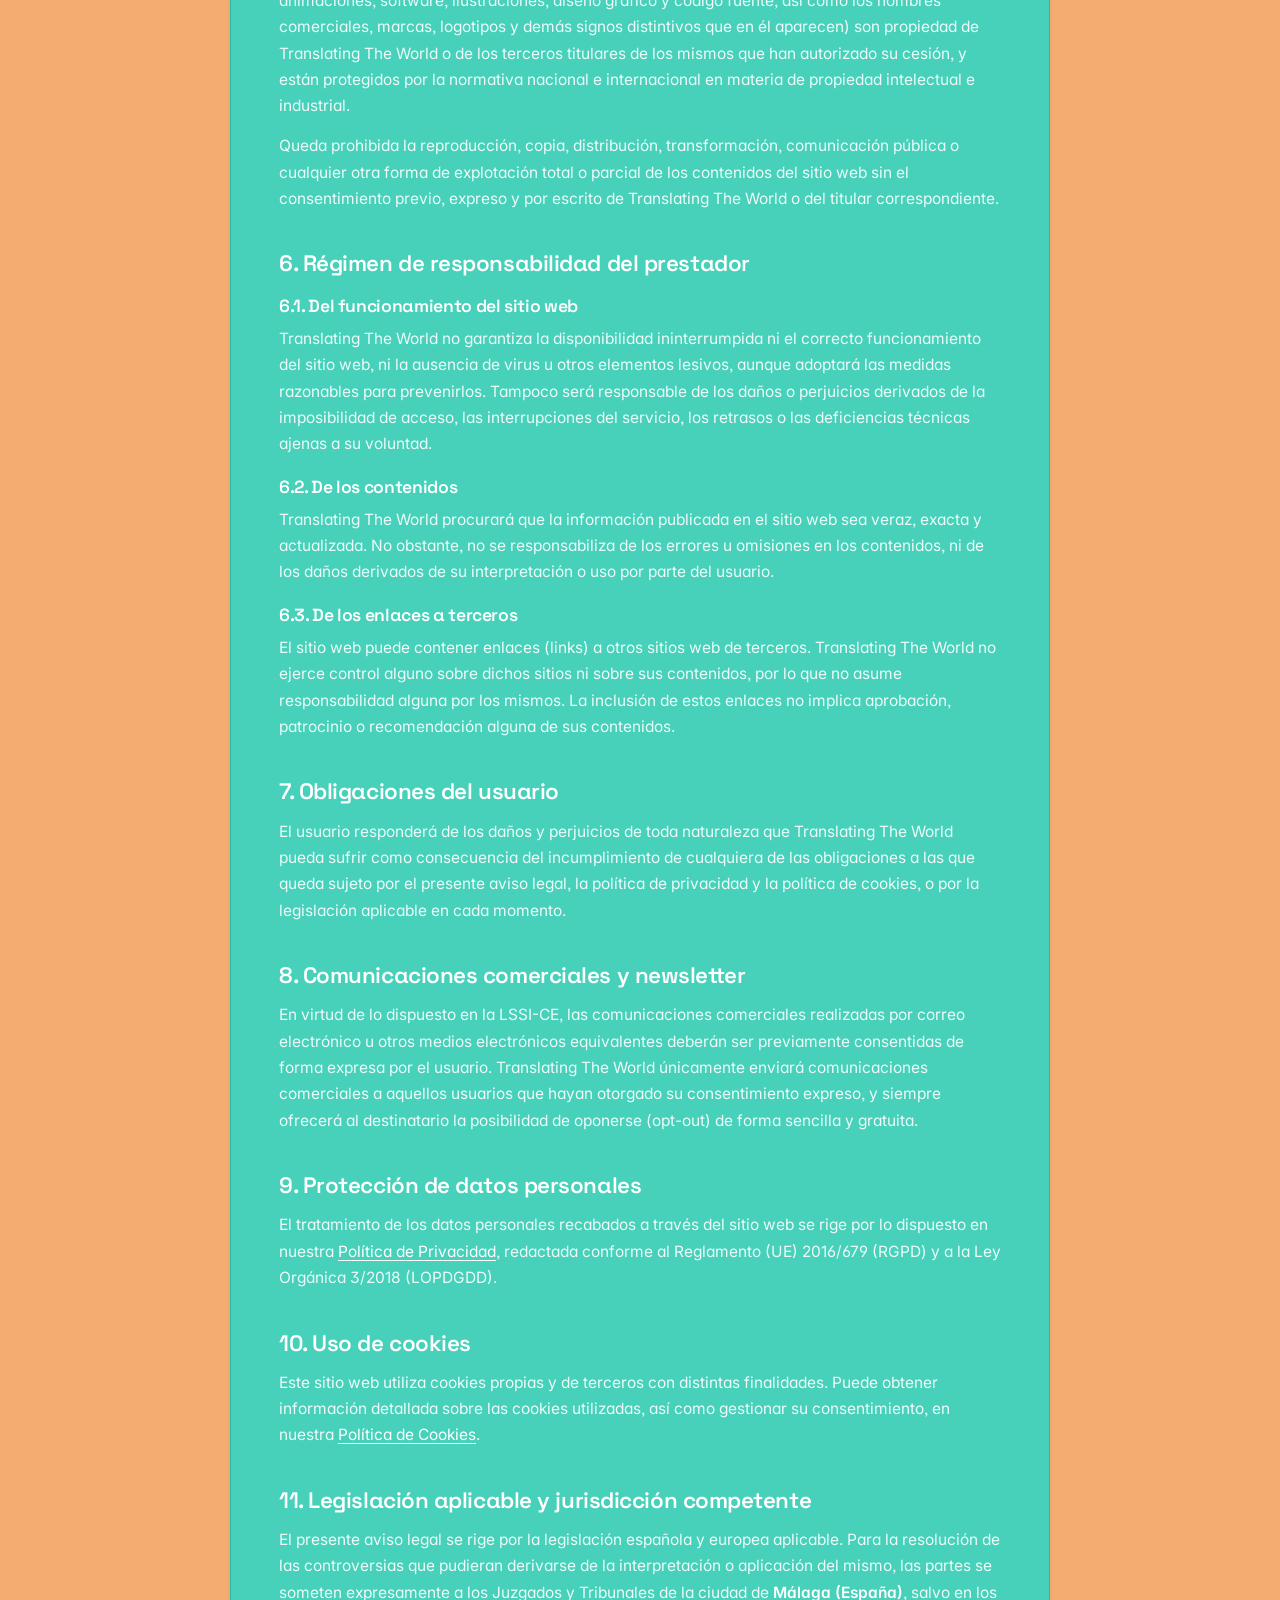
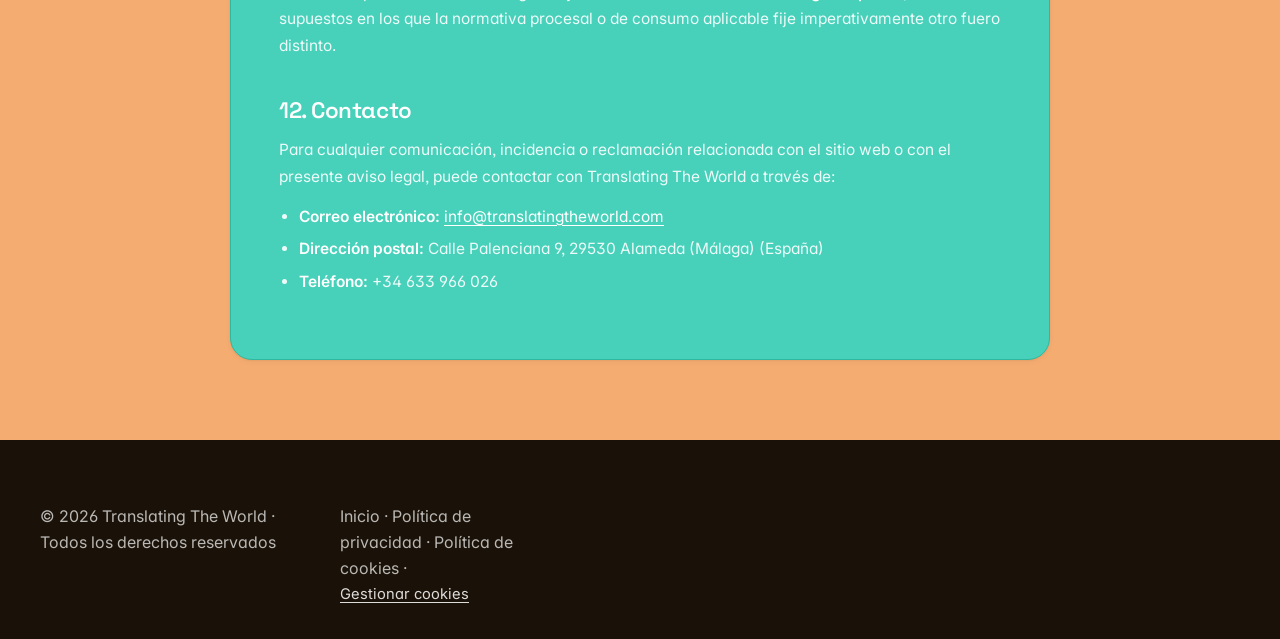
<file: aviso-legal.html>
<!DOCTYPE html>
<html lang="es">
<head>
    <meta charset="UTF-8" />
    <meta name="viewport" content="width=device-width, initial-scale=1.0" />
    <meta name="theme-color" content="#f0a878" />
    <meta name="description" content="Aviso legal de Translating The World — Academia de idiomas en Alameda (Málaga). Datos del titular, condiciones de uso, propiedad intelectual y legislación aplicable." />
    <meta name="robots" content="index, follow" />
    <title>Aviso legal — Translating The World · Academia de idiomas</title>
    <link rel="canonical" href="https://www.translatingtheworld.com/aviso-legal.html" />
    <meta property="og:title" content="Aviso legal — Translating The World" />
    <meta property="og:description" content="Aviso legal de Translating The World — Academia de idiomas en Alameda (Málaga)." />
    <meta property="og:type" content="article" />
    <meta property="og:url" content="https://www.translatingtheworld.com/aviso-legal.html" />
    <link rel="icon" type="image/jpeg" href="Favicon.jpg" />
    <link rel="preconnect" href="https://fonts.googleapis.com" />
    <link rel="preconnect" href="https://fonts.gstatic.com" crossorigin />
    <link href="https://fonts.googleapis.com/css2?family=Inter:wght@300;400;500;600;700;800&family=Space+Grotesk:wght@400;500;600;700&family=JetBrains+Mono:wght@400;500&display=swap" rel="stylesheet" />
    <link rel="stylesheet" href="styles.css" />
    <link rel="stylesheet" href="legal.css" />
</head>
<body class="legal">
    <header class="header" id="header">
        <div class="container header__container">
            <a href="index.html" class="logo">
                <img class="logo__img" src="Logo.png" alt="" aria-hidden="true">
            </a>
            <nav class="nav">
                <a href="index.html" class="nav__link">← Volver a la web</a>
            </nav>
        </div>
    </header>

    <main class="legal__main">
        <div class="container legal__container">
            <header class="legal__head">
                <span class="eyebrow"><span class="eyebrow__dot"></span>Documento legal</span>
                <h1 class="legal__title">Aviso <em>legal</em></h1>
                <p class="legal__updated">Última actualización: <time datetime="2026-08-28">28 de agosto de 2026</time></p>
            </header>

            <article class="legal__content">
                <section>
                    <h2>1. Datos identificativos del titular</h2>
                    <p>En cumplimiento del artículo 10 de la Ley 34/2002, de 11 de julio, de Servicios de la Sociedad de la Información y de Comercio Electrónico (LSSI-CE), se informa al usuario que el sitio web <strong>www.translatingtheworld.com</strong> es titularidad de:</p>
                    <ul>
                        <li><strong>Titular:</strong> Translating The World</li>
                        <li><strong>CIF/NIF:</strong> [A completar por el titular]</li>
                        <li><strong>Domicilio social:</strong> Calle Palenciana 9, 29530 Alameda (Málaga) (España)</li>
                        <li><strong>Correo electrónico:</strong> info@translatingtheworld.com</li>
                        <li><strong>Teléfono:</strong> +34 633 966 026</li>
                        <li><strong>Inscripción registral:</strong> [A completar — Registro Mercantil de Málaga, Tomo X, Folio X, Hoja X, Inscripción X]</li>
                    </ul>
                </section>

                <section>
                    <h2>2. Objeto y ámbito de aplicación</h2>
                    <p>El presente aviso legal regula el acceso, la navegación y el uso de los contenidos publicados en el sitio web <strong>www.translatingtheworld.com</strong> (en adelante, el "sitio web"), así como en cualesquiera otros dominios, subdominios y/o subapartados propiedad de Translating The World. La utilización del sitio web atribuye la condición de usuario y comporta la aceptación plena y sin reservas de todas las cláusulas y condiciones incluidas en este aviso legal, en la política de privacidad y en la política de cookies, en sus respectivas versiones publicadas en cada momento del acceso.</p>
                </section>

                <section>
                    <h2>3. Régimen de la actividad</h2>
                    <p>Translating The World es una academia de idiomas dedicada a la enseñanza de inglés y español, tanto en modalidad presencial como online. La actividad se presta por profesores nativos cualificados, conforme a la normativa educativa y de consumo aplicable en España y en la Unión Europea.</p>
                </section>

                <section>
                    <h2>4. Condiciones de uso del sitio web</h2>
                    <p>El usuario se compromete a utilizar el sitio web y sus servicios de conformidad con la ley, la buena fe y el orden público. En particular, queda prohibida la utilización del sitio web con finalidades ilícitas, lesivas de derechos o intereses de terceros, o que de cualquier forma puedan dañar, inutilizar, sobrecargar o impedir su normal funcionamiento.</p>
                    <p>El usuario se compromete a no introducir programas, virus, macros, applets, controles ActiveX o cualquier secuencia lógica que pueda causar alteraciones en los sistemas informáticos de Translating The World o de terceros.</p>
                </section>

                <section>
                    <h2>5. Propiedad intelectual e industrial</h2>
                    <p>Todos los contenidos del sitio web (textos, fotografías, gráficos, imágenes, vídeos, marcos sonoros, animaciones, software, ilustraciones, diseño gráfico y código fuente, así como los nombres comerciales, marcas, logotipos y demás signos distintivos que en él aparecen) son propiedad de Translating The World o de los terceros titulares de los mismos que han autorizado su cesión, y están protegidos por la normativa nacional e internacional en materia de propiedad intelectual e industrial.</p>
                    <p>Queda prohibida la reproducción, copia, distribución, transformación, comunicación pública o cualquier otra forma de explotación total o parcial de los contenidos del sitio web sin el consentimiento previo, expreso y por escrito de Translating The World o del titular correspondiente.</p>
                </section>

                <section>
                    <h2>6. Régimen de responsabilidad del prestador</h2>
                    <h3>6.1. Del funcionamiento del sitio web</h3>
                    <p>Translating The World no garantiza la disponibilidad ininterrumpida ni el correcto funcionamiento del sitio web, ni la ausencia de virus u otros elementos lesivos, aunque adoptará las medidas razonables para prevenirlos. Tampoco será responsable de los daños o perjuicios derivados de la imposibilidad de acceso, las interrupciones del servicio, los retrasos o las deficiencias técnicas ajenas a su voluntad.</p>

                    <h3>6.2. De los contenidos</h3>
                    <p>Translating The World procurará que la información publicada en el sitio web sea veraz, exacta y actualizada. No obstante, no se responsabiliza de los errores u omisiones en los contenidos, ni de los daños derivados de su interpretación o uso por parte del usuario.</p>

                    <h3>6.3. De los enlaces a terceros</h3>
                    <p>El sitio web puede contener enlaces (links) a otros sitios web de terceros. Translating The World no ejerce control alguno sobre dichos sitios ni sobre sus contenidos, por lo que no asume responsabilidad alguna por los mismos. La inclusión de estos enlaces no implica aprobación, patrocinio o recomendación alguna de sus contenidos.</p>
                </section>

                <section>
                    <h2>7. Obligaciones del usuario</h2>
                    <p>El usuario responderá de los daños y perjuicios de toda naturaleza que Translating The World pueda sufrir como consecuencia del incumplimiento de cualquiera de las obligaciones a las que queda sujeto por el presente aviso legal, la política de privacidad y la política de cookies, o por la legislación aplicable en cada momento.</p>
                </section>

                <section>
                    <h2>8. Comunicaciones comerciales y newsletter</h2>
                    <p>En virtud de lo dispuesto en la LSSI-CE, las comunicaciones comerciales realizadas por correo electrónico u otros medios electrónicos equivalentes deberán ser previamente consentidas de forma expresa por el usuario. Translating The World únicamente enviará comunicaciones comerciales a aquellos usuarios que hayan otorgado su consentimiento expreso, y siempre ofrecerá al destinatario la posibilidad de oponerse (opt-out) de forma sencilla y gratuita.</p>
                </section>

                <section>
                    <h2>9. Protección de datos personales</h2>
                    <p>El tratamiento de los datos personales recabados a través del sitio web se rige por lo dispuesto en nuestra <a href="politica-de-privacidad.html">Política de Privacidad</a>, redactada conforme al Reglamento (UE) 2016/679 (RGPD) y a la Ley Orgánica 3/2018 (LOPDGDD).</p>
                </section>

                <section>
                    <h2>10. Uso de cookies</h2>
                    <p>Este sitio web utiliza cookies propias y de terceros con distintas finalidades. Puede obtener información detallada sobre las cookies utilizadas, así como gestionar su consentimiento, en nuestra <a href="politica-cookies.html">Política de Cookies</a>.</p>
                </section>

                <section>
                    <h2>11. Legislación aplicable y jurisdicción competente</h2>
                    <p>El presente aviso legal se rige por la legislación española y europea aplicable. Para la resolución de las controversias que pudieran derivarse de la interpretación o aplicación del mismo, las partes se someten expresamente a los Juzgados y Tribunales de la ciudad de <strong>Málaga (España)</strong>, salvo en los supuestos en los que la normativa procesal o de consumo aplicable fije imperativamente otro fuero distinto.</p>
                </section>

                <section>
                    <h2>12. Contacto</h2>
                    <p>Para cualquier comunicación, incidencia o reclamación relacionada con el sitio web o con el presente aviso legal, puede contactar con Translating The World a través de:</p>
                    <ul>
                        <li><strong>Correo electrónico:</strong> <a href="mailto:info@translatingtheworld.com">info@translatingtheworld.com</a></li>
                        <li><strong>Dirección postal:</strong> Calle Palenciana 9, 29530 Alameda (Málaga) (España)</li>
                        <li><strong>Teléfono:</strong> +34 633 966 026</li>
                    </ul>
                </section>
            </article>
        </div>
    </main>

    <footer class="footer">
        <div class="container footer__container">
            <p>© 2026 Translating The World · Todos los derechos reservados</p>
            <p>
                <a href="index.html">Inicio</a> ·
                <a href="politica-de-privacidad.html">Política de privacidad</a> ·
                <a href="politica-cookies.html">Política de cookies</a> ·
                <button type="button" class="footer-cookie-btn" id="cookie-settings-btn">Gestionar cookies</button>
            </p>
        </div>
    </footer>

    <!-- Botón flotante de WhatsApp -->
    <a href="https://wa.me/34633966026" target="_blank" rel="noopener" class="whatsapp-float" aria-label="Escríbenos por WhatsApp al 633 966 026">
        <svg viewBox="0 0 448 512" xmlns="http://www.w3.org/2000/svg" aria-hidden="true"><!--! Font Awesome Free 6.7.2 by @fontawesome - https://fontawesome.com License - https://fontawesome.com/license/free (Icons: CC BY 4.0) Copyright 2024 Fonticons, Inc. --><path d="M380.9 97.1C339 55.1 283.2 32 223.9 32c-122.4 0-222 99.6-222 222 0 39.1 10.2 77.3 29.6 111L0 480l117.7-30.9c32.4 17.7 68.9 27 106.1 27h.1c122.3 0 224.1-99.6 224.1-222 0-59.3-25.2-115-67.1-157zm-157 341.6c-33.2 0-65.7-8.9-94-25.7l-6.7-4-69.8 18.3L72 359.2l-4.4-7c-18.5-29.4-28.2-63.3-28.2-98.2 0-101.7 82.8-184.5 184.6-184.5 49.3 0 95.6 19.2 130.4 54.1 34.8 34.9 56.2 81.2 56.1 130.5 0 101.8-84.9 184.6-186.6 184.6zm101.2-138.2c-5.5-2.8-32.8-16.2-37.9-18-5.1-1.9-8.8-2.8-12.5 2.8-3.7 5.6-14.3 18-17.6 21.8-3.2 3.7-6.5 4.2-12 1.4-32.6-16.3-54-29.1-75.5-66-5.7-9.8 5.7-9.1 16.3-30.3 1.8-3.7.9-6.9-.5-9.7-1.4-2.8-12.5-30.1-17.1-41.2-4.5-10.8-9.1-9.3-12.5-9.5-3.2-.2-6.9-.2-10.6-.2-3.7 0-9.7 1.4-14.8 6.9-5.1 5.6-19.4 19-19.4 46.3 0 27.3 19.9 53.7 22.6 57.4 2.8 3.7 39.1 59.7 94.8 83.8 35.2 15.2 49 16.5 66.6 13.9 10.7-1.6 32.8-13.4 37.4-26.4 4.6-13 4.6-24.1 3.2-26.4-1.3-2.5-5-3.9-10.5-6.6z"/></svg>
    </a>

    <!-- ========== BANNER DE COOKIES (RGPD) ========== -->
    <div class="cookie-banner" id="cookie-banner" role="dialog" aria-labelledby="cookie-title" aria-describedby="cookie-desc" hidden>
        <div class="cookie-banner__panel">
            <div class="cookie-banner__content">
                <h2 class="cookie-banner__title" id="cookie-title">🍪 Usamos cookies</h2>
                <p class="cookie-banner__desc" id="cookie-desc">
                    Utilizamos cookies propias y de terceros para el funcionamiento del sitio y, si lo aceptas,
                    también para análisis y mostrarte contenido personalizado. <strong>Las cookies opcionales no se instalarán hasta que otorgues tu consentimiento.</strong>
                    Puedes aceptar todas, rechazar las opcionales o configurar tus preferencias. Más información en nuestra
                    <a href="politica-cookies.html">Política de Cookies</a>.
                </p>
            </div>
            <div class="cookie-banner__actions">
                <button type="button" class="cookie-btn cookie-btn--ghost" data-cookie-action="config">Configurar</button>
                <button type="button" class="cookie-btn cookie-btn--ghost" data-cookie-action="reject">Rechazar opcionales</button>
                <button type="button" class="cookie-btn cookie-btn--primary" data-cookie-action="accept">Aceptar todo</button>
            </div>
        </div>
    </div>

    <!-- ========== PANEL DE PREFERENCIAS ========== -->
    <div class="cookie-modal" id="cookie-modal" role="dialog" aria-labelledby="cookie-modal-title" aria-modal="true" hidden>
        <div class="cookie-modal__backdrop" data-cookie-close></div>
        <div class="cookie-modal__panel" role="document">
            <header class="cookie-modal__head">
                <h2 class="cookie-modal__title" id="cookie-modal-title">Preferencias de cookies</h2>
                <button type="button" class="cookie-modal__close" data-cookie-close aria-label="Cerrar">×</button>
            </header>
            <div class="cookie-modal__body">
                <p class="cookie-modal__intro">Marca o desmarca los tipos de cookies que quieres permitir. Las cookies estrictamente necesarias no se pueden desactivar porque son imprescindibles para el funcionamiento del sitio web.</p>

                <div class="cookie-option">
                    <div class="cookie-option__info">
                        <h3>Cookies estrictamente necesarias</h3>
                        <p>Imprescindibles para el funcionamiento del sitio (mantenimiento de la sesión, seguridad, accesibilidad).</p>
                    </div>
                    <label class="cookie-toggle cookie-toggle--disabled" aria-label="Cookies necesarias siempre activas">
                        <input type="checkbox" checked disabled />
                        <span class="cookie-toggle__slider"></span>
                    </label>
                </div>

                <div class="cookie-option">
                    <div class="cookie-option__info">
                        <h3>Cookies de análisis</h3>
                        <p>Nos ayudan a entender cómo navegas por el sitio para mejorar la experiencia (p. ej. Google Analytics).</p>
                    </div>
                    <label class="cookie-toggle" aria-label="Activar o desactivar cookies de análisis">
                        <input type="checkbox" id="cookie-analytics" />
                        <span class="cookie-toggle__slider"></span>
                    </label>
                </div>

                <div class="cookie-option">
                    <div class="cookie-option__info">
                        <h3>Cookies de preferencias</h3>
                        <p>Permiten recordar tus opciones (idioma, configuración de visualización) para futuras visitas.</p>
                    </div>
                    <label class="cookie-toggle" aria-label="Activar o desactivar cookies de preferencias">
                        <input type="checkbox" id="cookie-preferences" />
                        <span class="cookie-toggle__slider"></span>
                    </label>
                </div>
            </div>
            <footer class="cookie-modal__foot">
                <button type="button" class="cookie-btn cookie-btn--ghost" data-cookie-action="reject">Rechazar opcionales</button>
                <button type="button" class="cookie-btn cookie-btn--ghost" data-cookie-action="save">Guardar selección</button>
                <button type="button" class="cookie-btn cookie-btn--primary" data-cookie-action="accept">Aceptar todo</button>
            </footer>
        </div>
    </div>

    <script src="script.js"></script>
</body>
</html>
</file>
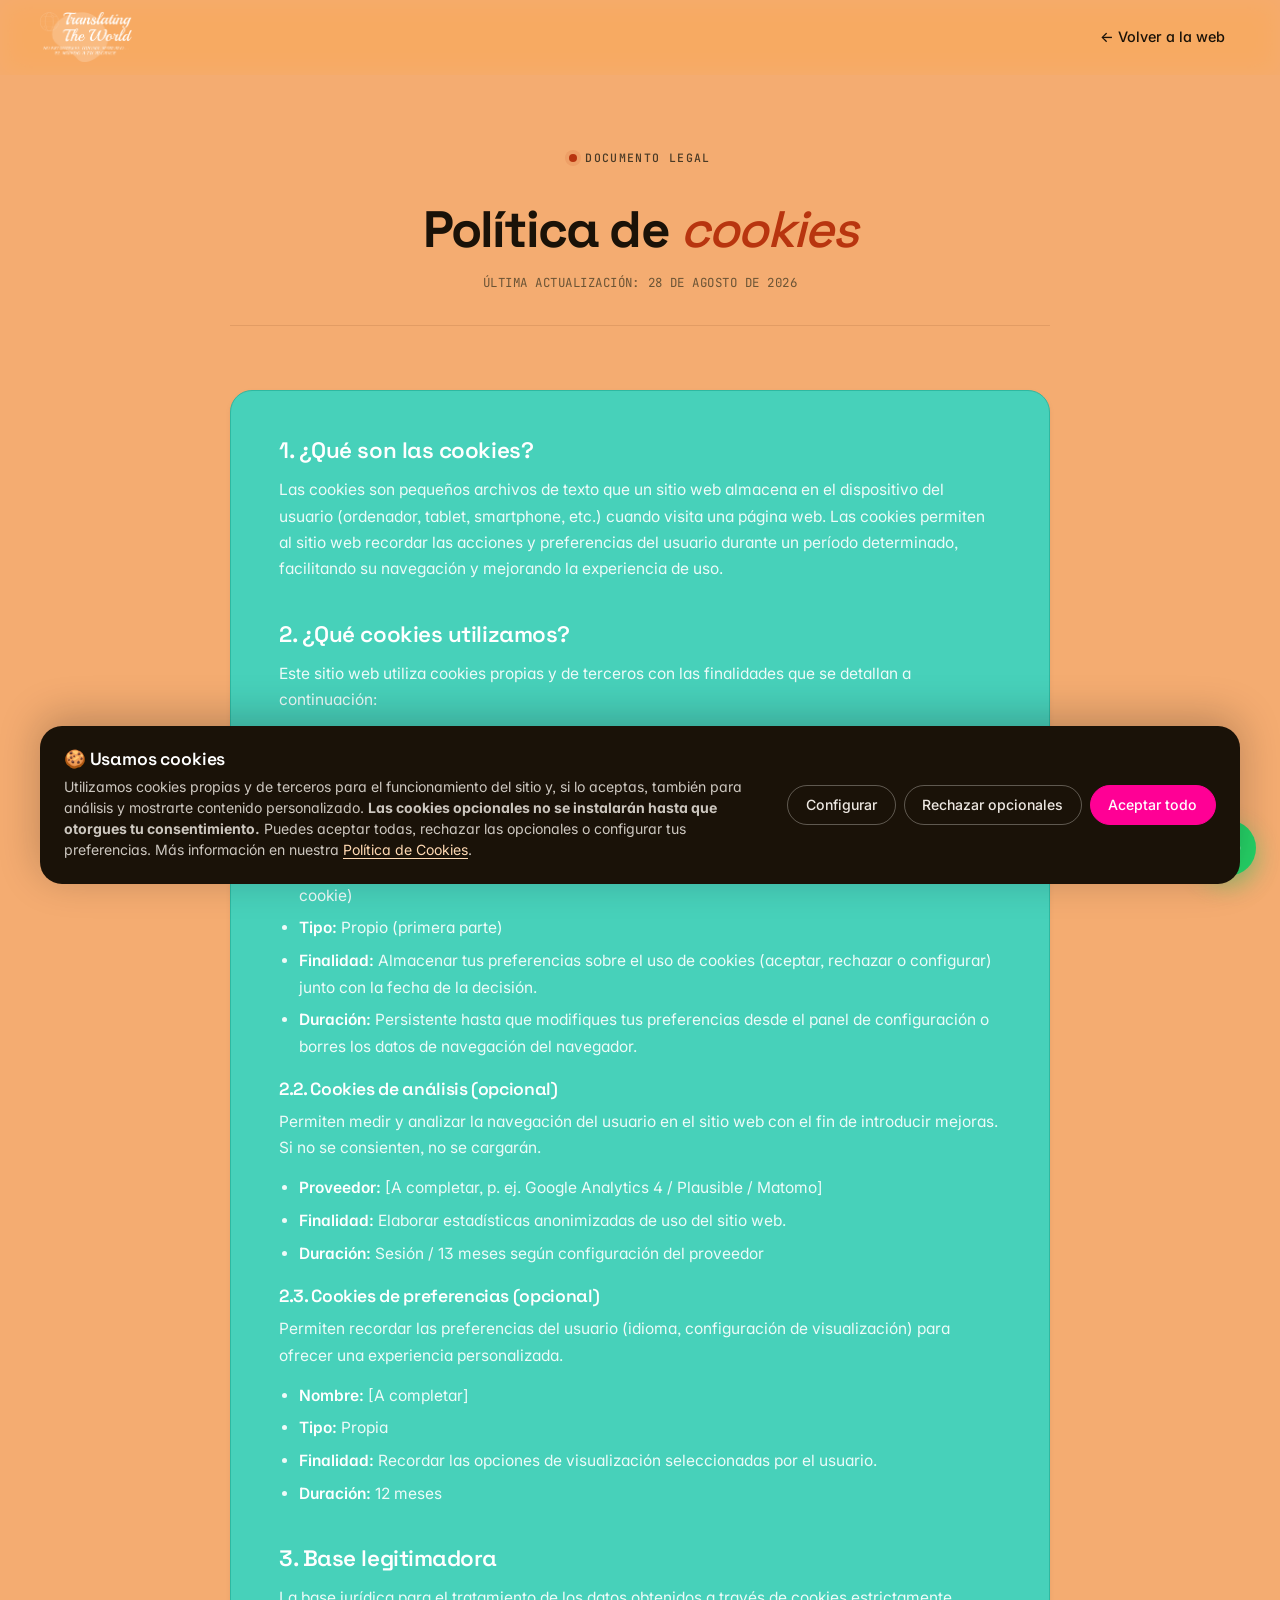
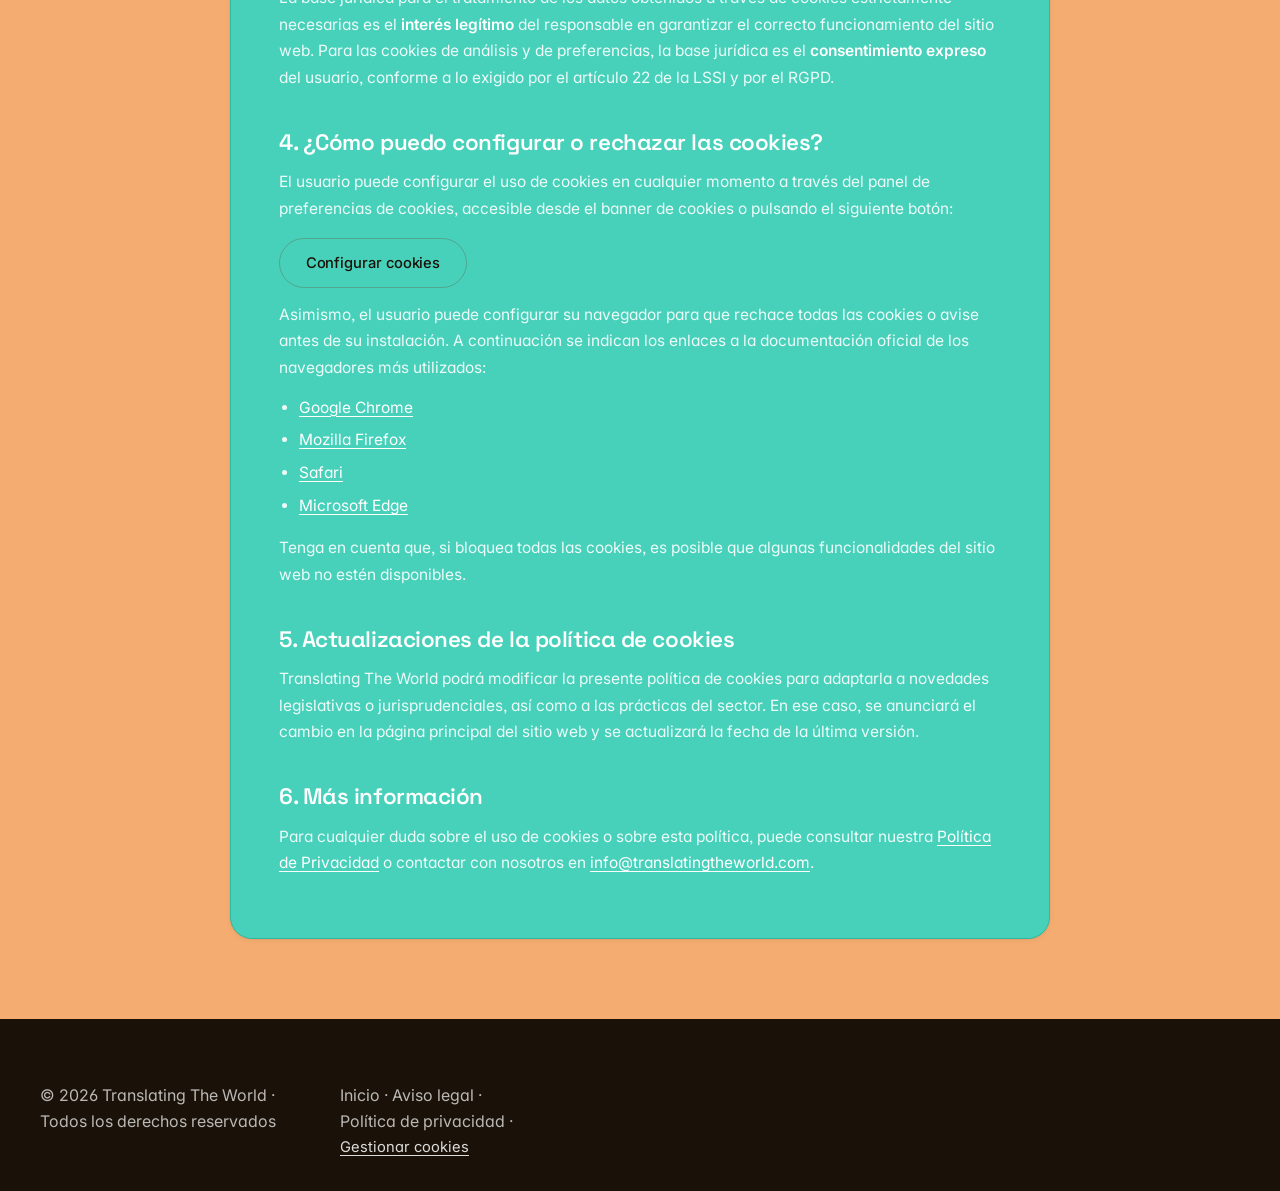
<file: politica-cookies.html>
<!DOCTYPE html>
<html lang="es">
<head>
    <meta charset="UTF-8" />
    <meta name="viewport" content="width=device-width, initial-scale=1.0" />
    <meta name="theme-color" content="#f0a878" />
    <meta name="description" content="Política de cookies de Translating The World. Tipos de cookies, base legitimadora y cómo configurar tus preferencias conforme al RGPD." />
    <meta name="robots" content="index, follow" />
    <title>Política de cookies — Translating The World</title>
    <link rel="canonical" href="https://www.translatingtheworld.com/politica-cookies.html" />
    <meta property="og:title" content="Política de cookies — Translating The World" />
    <meta property="og:description" content="Política de cookies de Translating The World conforme al RGPD." />
    <meta property="og:type" content="article" />
    <meta property="og:url" content="https://www.translatingtheworld.com/politica-cookies.html" />
    <link rel="icon" type="image/jpeg" href="Favicon.jpg" />
    <link rel="preconnect" href="https://fonts.googleapis.com" />
    <link rel="preconnect" href="https://fonts.gstatic.com" crossorigin />
    <link href="https://fonts.googleapis.com/css2?family=Inter:wght@300;400;500;600;700;800&family=Space+Grotesk:wght@400;500;600;700&family=JetBrains+Mono:wght@400;500&display=swap" rel="stylesheet" />
    <link rel="stylesheet" href="styles.css" />
    <link rel="stylesheet" href="legal.css" />
</head>
<body class="legal">
    <header class="header" id="header">
        <div class="container header__container">
            <a href="index.html" class="logo">
                <img class="logo__img" src="Logo.png" alt="" aria-hidden="true">
            </a>
            <nav class="nav">
                <a href="index.html" class="nav__link">← Volver a la web</a>
            </nav>
        </div>
    </header>

    <main class="legal__main">
        <div class="container legal__container">
            <header class="legal__head">
                <span class="eyebrow"><span class="eyebrow__dot"></span>Documento legal</span>
                <h1 class="legal__title">Política de <em>cookies</em></h1>
                <p class="legal__updated">Última actualización: <time datetime="2026-08-28">28 de agosto de 2026</time></p>
            </header>

            <article class="legal__content">
                <section>
                    <h2>1. ¿Qué son las cookies?</h2>
                    <p>Las cookies son pequeños archivos de texto que un sitio web almacena en el dispositivo del usuario (ordenador, tablet, smartphone, etc.) cuando visita una página web. Las cookies permiten al sitio web recordar las acciones y preferencias del usuario durante un período determinado, facilitando su navegación y mejorando la experiencia de uso.</p>
                </section>

                <section>
                    <h2>2. ¿Qué cookies utilizamos?</h2>
                    <p>Este sitio web utiliza cookies propias y de terceros con las finalidades que se detallan a continuación:</p>

                    <h3>2.1. Almacenamiento del consentimiento (estrictamente necesario)</h3>
                    <p>Son aquellos que permiten al usuario navegar por el sitio web y utilizar sus funciones esenciales. Sin este almacenamiento, el sitio no puede recordar tus decisiones sobre cookies y tendría que pedirte el consentimiento en cada visita.</p>
                    <ul>
                        <li><strong>Elemento:</strong> <code>tw_cookie_consent</code> (almacenamiento local del navegador, <em>localStorage</em>, no es una cookie)</li>
                        <li><strong>Tipo:</strong> Propio (primera parte)</li>
                        <li><strong>Finalidad:</strong> Almacenar tus preferencias sobre el uso de cookies (aceptar, rechazar o configurar) junto con la fecha de la decisión.</li>
                        <li><strong>Duración:</strong> Persistente hasta que modifiques tus preferencias desde el panel de configuración o borres los datos de navegación del navegador.</li>
                    </ul>

                    <h3>2.2. Cookies de análisis (opcional)</h3>
                    <p>Permiten medir y analizar la navegación del usuario en el sitio web con el fin de introducir mejoras. Si no se consienten, no se cargarán.</p>
                    <ul>
                        <li><strong>Proveedor:</strong> [A completar, p. ej. Google Analytics 4 / Plausible / Matomo]</li>
                        <li><strong>Finalidad:</strong> Elaborar estadísticas anonimizadas de uso del sitio web.</li>
                        <li><strong>Duración:</strong> Sesión / 13 meses según configuración del proveedor</li>
                    </ul>

                    <h3>2.3. Cookies de preferencias (opcional)</h3>
                    <p>Permiten recordar las preferencias del usuario (idioma, configuración de visualización) para ofrecer una experiencia personalizada.</p>
                    <ul>
                        <li><strong>Nombre:</strong> [A completar]</li>
                        <li><strong>Tipo:</strong> Propia</li>
                        <li><strong>Finalidad:</strong> Recordar las opciones de visualización seleccionadas por el usuario.</li>
                        <li><strong>Duración:</strong> 12 meses</li>
                    </ul>
                </section>

                <section>
                    <h2>3. Base legitimadora</h2>
                    <p>La base jurídica para el tratamiento de los datos obtenidos a través de cookies estrictamente necesarias es el <strong>interés legítimo</strong> del responsable en garantizar el correcto funcionamiento del sitio web. Para las cookies de análisis y de preferencias, la base jurídica es el <strong>consentimiento expreso</strong> del usuario, conforme a lo exigido por el artículo 22 de la LSSI y por el RGPD.</p>
                </section>

                <section>
                    <h2>4. ¿Cómo puedo configurar o rechazar las cookies?</h2>
                    <p>El usuario puede configurar el uso de cookies en cualquier momento a través del panel de preferencias de cookies, accesible desde el banner de cookies o pulsando el siguiente botón:</p>
                    <p style="margin-top: 1rem;"><button type="button" class="btn btn--ghost" onclick="window.CookieConsent && window.CookieConsent.open();" style="cursor:pointer;">Configurar cookies</button></p>
                    <p>Asimismo, el usuario puede configurar su navegador para que rechace todas las cookies o avise antes de su instalación. A continuación se indican los enlaces a la documentación oficial de los navegadores más utilizados:</p>
                    <ul>
                        <li><a href="https://support.google.com/chrome/answer/95647" target="_blank" rel="noopener">Google Chrome</a></li>
                        <li><a href="https://support.mozilla.org/es/kb/cookies-informacion-que-los-sitios-web-guardan-en-" target="_blank" rel="noopener">Mozilla Firefox</a></li>
                        <li><a href="https://support.apple.com/es-es/guide/safari/sfri11471/mac" target="_blank" rel="noopener">Safari</a></li>
                        <li><a href="https://support.microsoft.com/es-es/microsoft-edge/eliminar-las-cookies-en-microsoft-edge-63947406-40ac-c3b8-57b9-2a946a29ae09" target="_blank" rel="noopener">Microsoft Edge</a></li>
                    </ul>
                    <p>Tenga en cuenta que, si bloquea todas las cookies, es posible que algunas funcionalidades del sitio web no estén disponibles.</p>
                </section>

                <section>
                    <h2>5. Actualizaciones de la política de cookies</h2>
                    <p>Translating The World podrá modificar la presente política de cookies para adaptarla a novedades legislativas o jurisprudenciales, así como a las prácticas del sector. En ese caso, se anunciará el cambio en la página principal del sitio web y se actualizará la fecha de la última versión.</p>
                </section>

                <section>
                    <h2>6. Más información</h2>
                    <p>Para cualquier duda sobre el uso de cookies o sobre esta política, puede consultar nuestra <a href="politica-de-privacidad.html">Política de Privacidad</a> o contactar con nosotros en <a href="mailto:info@translatingtheworld.com">info@translatingtheworld.com</a>.</p>
                </section>
            </article>
        </div>
    </main>

    <footer class="footer">
        <div class="container footer__container">
            <p>© 2026 Translating The World · Todos los derechos reservados</p>
            <p>
                <a href="index.html">Inicio</a> ·
                <a href="aviso-legal.html">Aviso legal</a> ·
                <a href="politica-de-privacidad.html">Política de privacidad</a> ·
                <button type="button" class="footer-cookie-btn" id="cookie-settings-btn">Gestionar cookies</button>
            </p>
        </div>
    </footer>

    <!-- Botón flotante de WhatsApp -->
    <a href="https://wa.me/34633966026" target="_blank" rel="noopener" class="whatsapp-float" aria-label="Escríbenos por WhatsApp al 633 966 026">
        <svg viewBox="0 0 448 512" xmlns="http://www.w3.org/2000/svg" aria-hidden="true"><!--! Font Awesome Free 6.7.2 by @fontawesome - https://fontawesome.com License - https://fontawesome.com/license/free (Icons: CC BY 4.0) Copyright 2024 Fonticons, Inc. --><path d="M380.9 97.1C339 55.1 283.2 32 223.9 32c-122.4 0-222 99.6-222 222 0 39.1 10.2 77.3 29.6 111L0 480l117.7-30.9c32.4 17.7 68.9 27 106.1 27h.1c122.3 0 224.1-99.6 224.1-222 0-59.3-25.2-115-67.1-157zm-157 341.6c-33.2 0-65.7-8.9-94-25.7l-6.7-4-69.8 18.3L72 359.2l-4.4-7c-18.5-29.4-28.2-63.3-28.2-98.2 0-101.7 82.8-184.5 184.6-184.5 49.3 0 95.6 19.2 130.4 54.1 34.8 34.9 56.2 81.2 56.1 130.5 0 101.8-84.9 184.6-186.6 184.6zm101.2-138.2c-5.5-2.8-32.8-16.2-37.9-18-5.1-1.9-8.8-2.8-12.5 2.8-3.7 5.6-14.3 18-17.6 21.8-3.2 3.7-6.5 4.2-12 1.4-32.6-16.3-54-29.1-75.5-66-5.7-9.8 5.7-9.1 16.3-30.3 1.8-3.7.9-6.9-.5-9.7-1.4-2.8-12.5-30.1-17.1-41.2-4.5-10.8-9.1-9.3-12.5-9.5-3.2-.2-6.9-.2-10.6-.2-3.7 0-9.7 1.4-14.8 6.9-5.1 5.6-19.4 19-19.4 46.3 0 27.3 19.9 53.7 22.6 57.4 2.8 3.7 39.1 59.7 94.8 83.8 35.2 15.2 49 16.5 66.6 13.9 10.7-1.6 32.8-13.4 37.4-26.4 4.6-13 4.6-24.1 3.2-26.4-1.3-2.5-5-3.9-10.5-6.6z"/></svg>
    </a>

    <!-- ========== BANNER DE COOKIES (RGPD) ========== -->
    <div class="cookie-banner" id="cookie-banner" role="dialog" aria-labelledby="cookie-title" aria-describedby="cookie-desc" hidden>
        <div class="cookie-banner__panel">
            <div class="cookie-banner__content">
                <h2 class="cookie-banner__title" id="cookie-title">🍪 Usamos cookies</h2>
                <p class="cookie-banner__desc" id="cookie-desc">
                    Utilizamos cookies propias y de terceros para el funcionamiento del sitio y, si lo aceptas,
                    también para análisis y mostrarte contenido personalizado. <strong>Las cookies opcionales no se instalarán hasta que otorgues tu consentimiento.</strong>
                    Puedes aceptar todas, rechazar las opcionales o configurar tus preferencias. Más información en nuestra
                    <a href="politica-cookies.html">Política de Cookies</a>.
                </p>
            </div>
            <div class="cookie-banner__actions">
                <button type="button" class="cookie-btn cookie-btn--ghost" data-cookie-action="config">Configurar</button>
                <button type="button" class="cookie-btn cookie-btn--ghost" data-cookie-action="reject">Rechazar opcionales</button>
                <button type="button" class="cookie-btn cookie-btn--primary" data-cookie-action="accept">Aceptar todo</button>
            </div>
        </div>
    </div>

    <!-- ========== PANEL DE PREFERENCIAS ========== -->
    <div class="cookie-modal" id="cookie-modal" role="dialog" aria-labelledby="cookie-modal-title" aria-modal="true" hidden>
        <div class="cookie-modal__backdrop" data-cookie-close></div>
        <div class="cookie-modal__panel" role="document">
            <header class="cookie-modal__head">
                <h2 class="cookie-modal__title" id="cookie-modal-title">Preferencias de cookies</h2>
                <button type="button" class="cookie-modal__close" data-cookie-close aria-label="Cerrar">×</button>
            </header>
            <div class="cookie-modal__body">
                <p class="cookie-modal__intro">Marca o desmarca los tipos de cookies que quieres permitir. Las cookies estrictamente necesarias no se pueden desactivar porque son imprescindibles para el funcionamiento del sitio web.</p>

                <div class="cookie-option">
                    <div class="cookie-option__info">
                        <h3>Cookies estrictamente necesarias</h3>
                        <p>Imprescindibles para el funcionamiento del sitio (mantenimiento de la sesión, seguridad, accesibilidad).</p>
                    </div>
                    <label class="cookie-toggle cookie-toggle--disabled" aria-label="Cookies necesarias siempre activas">
                        <input type="checkbox" checked disabled />
                        <span class="cookie-toggle__slider"></span>
                    </label>
                </div>

                <div class="cookie-option">
                    <div class="cookie-option__info">
                        <h3>Cookies de análisis</h3>
                        <p>Nos ayudan a entender cómo navegas por el sitio para mejorar la experiencia (p. ej. Google Analytics).</p>
                    </div>
                    <label class="cookie-toggle" aria-label="Activar o desactivar cookies de análisis">
                        <input type="checkbox" id="cookie-analytics" />
                        <span class="cookie-toggle__slider"></span>
                    </label>
                </div>

                <div class="cookie-option">
                    <div class="cookie-option__info">
                        <h3>Cookies de preferencias</h3>
                        <p>Permiten recordar tus opciones (idioma, configuración de visualización) para futuras visitas.</p>
                    </div>
                    <label class="cookie-toggle" aria-label="Activar o desactivar cookies de preferencias">
                        <input type="checkbox" id="cookie-preferences" />
                        <span class="cookie-toggle__slider"></span>
                    </label>
                </div>
            </div>
            <footer class="cookie-modal__foot">
                <button type="button" class="cookie-btn cookie-btn--ghost" data-cookie-action="reject">Rechazar opcionales</button>
                <button type="button" class="cookie-btn cookie-btn--ghost" data-cookie-action="save">Guardar selección</button>
                <button type="button" class="cookie-btn cookie-btn--primary" data-cookie-action="accept">Aceptar todo</button>
            </footer>
        </div>
    </div>

    <script src="script.js"></script>
</body>
</html>
</file>
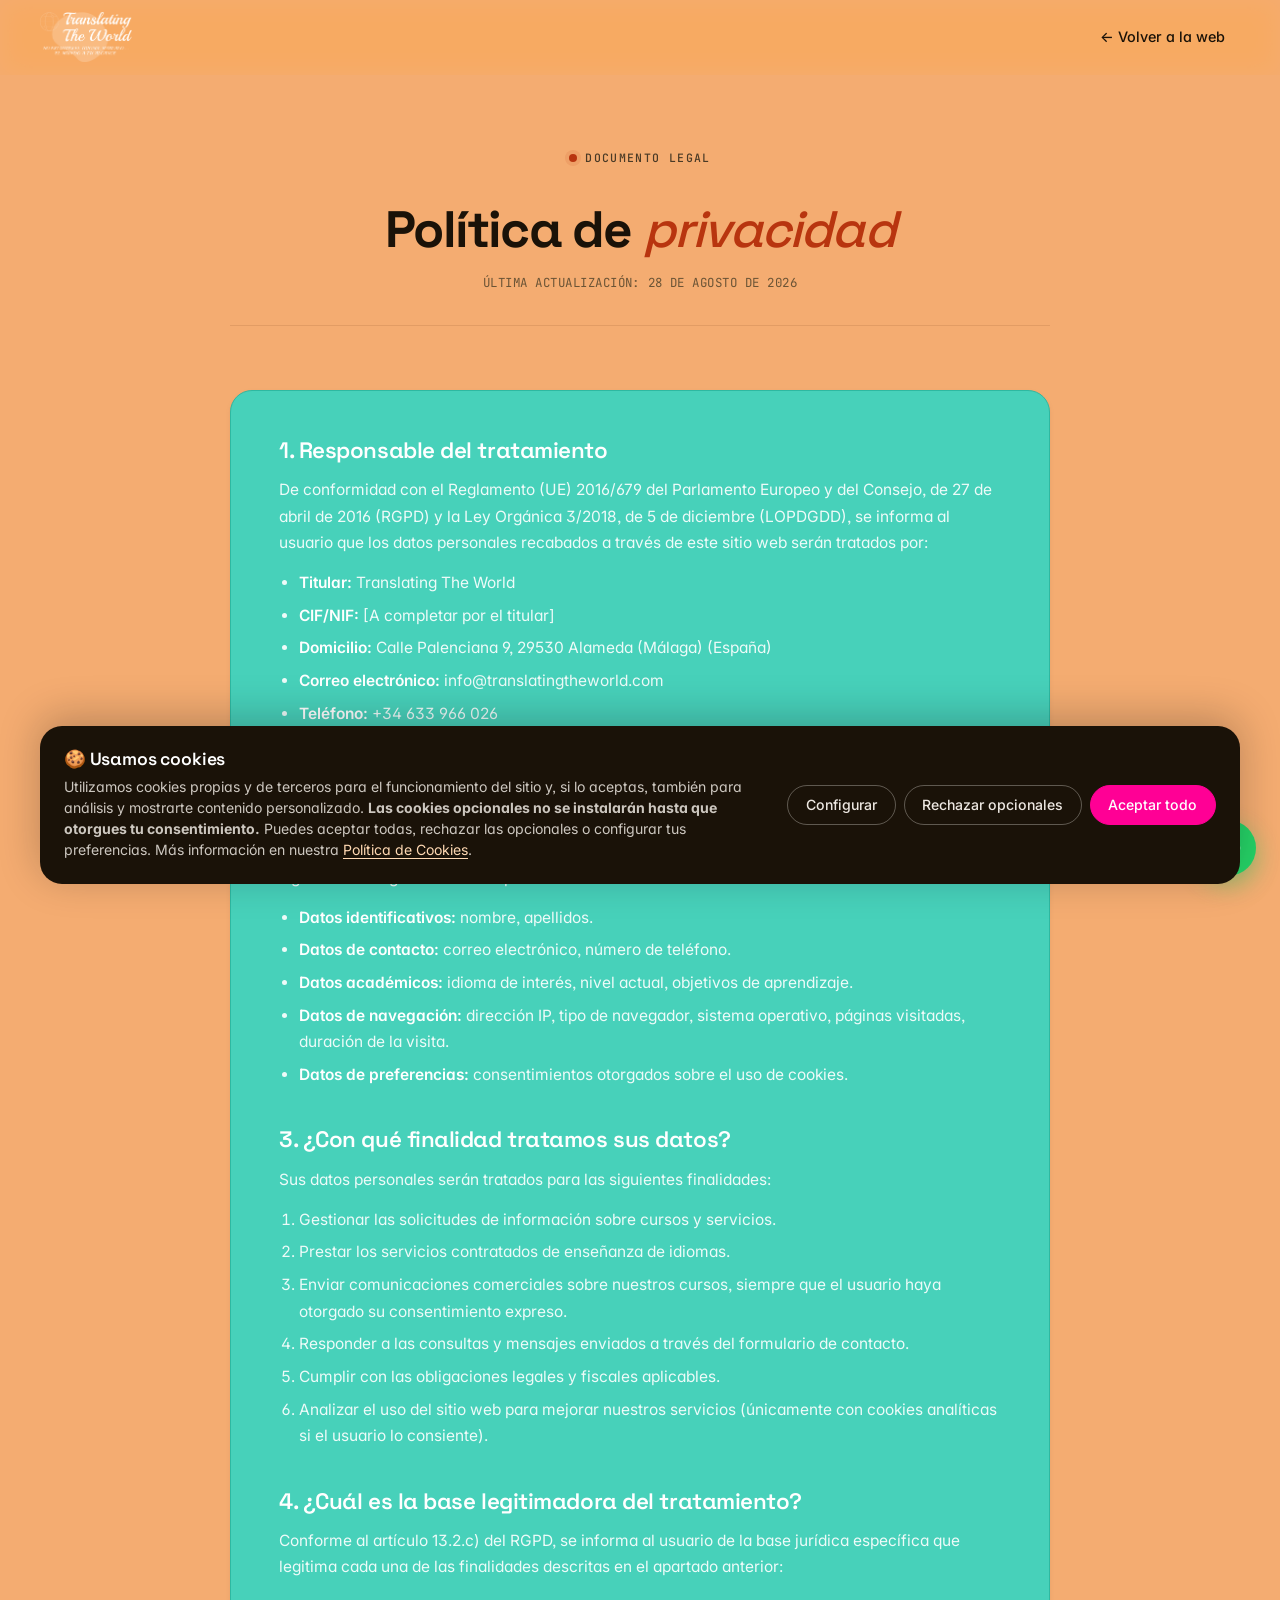
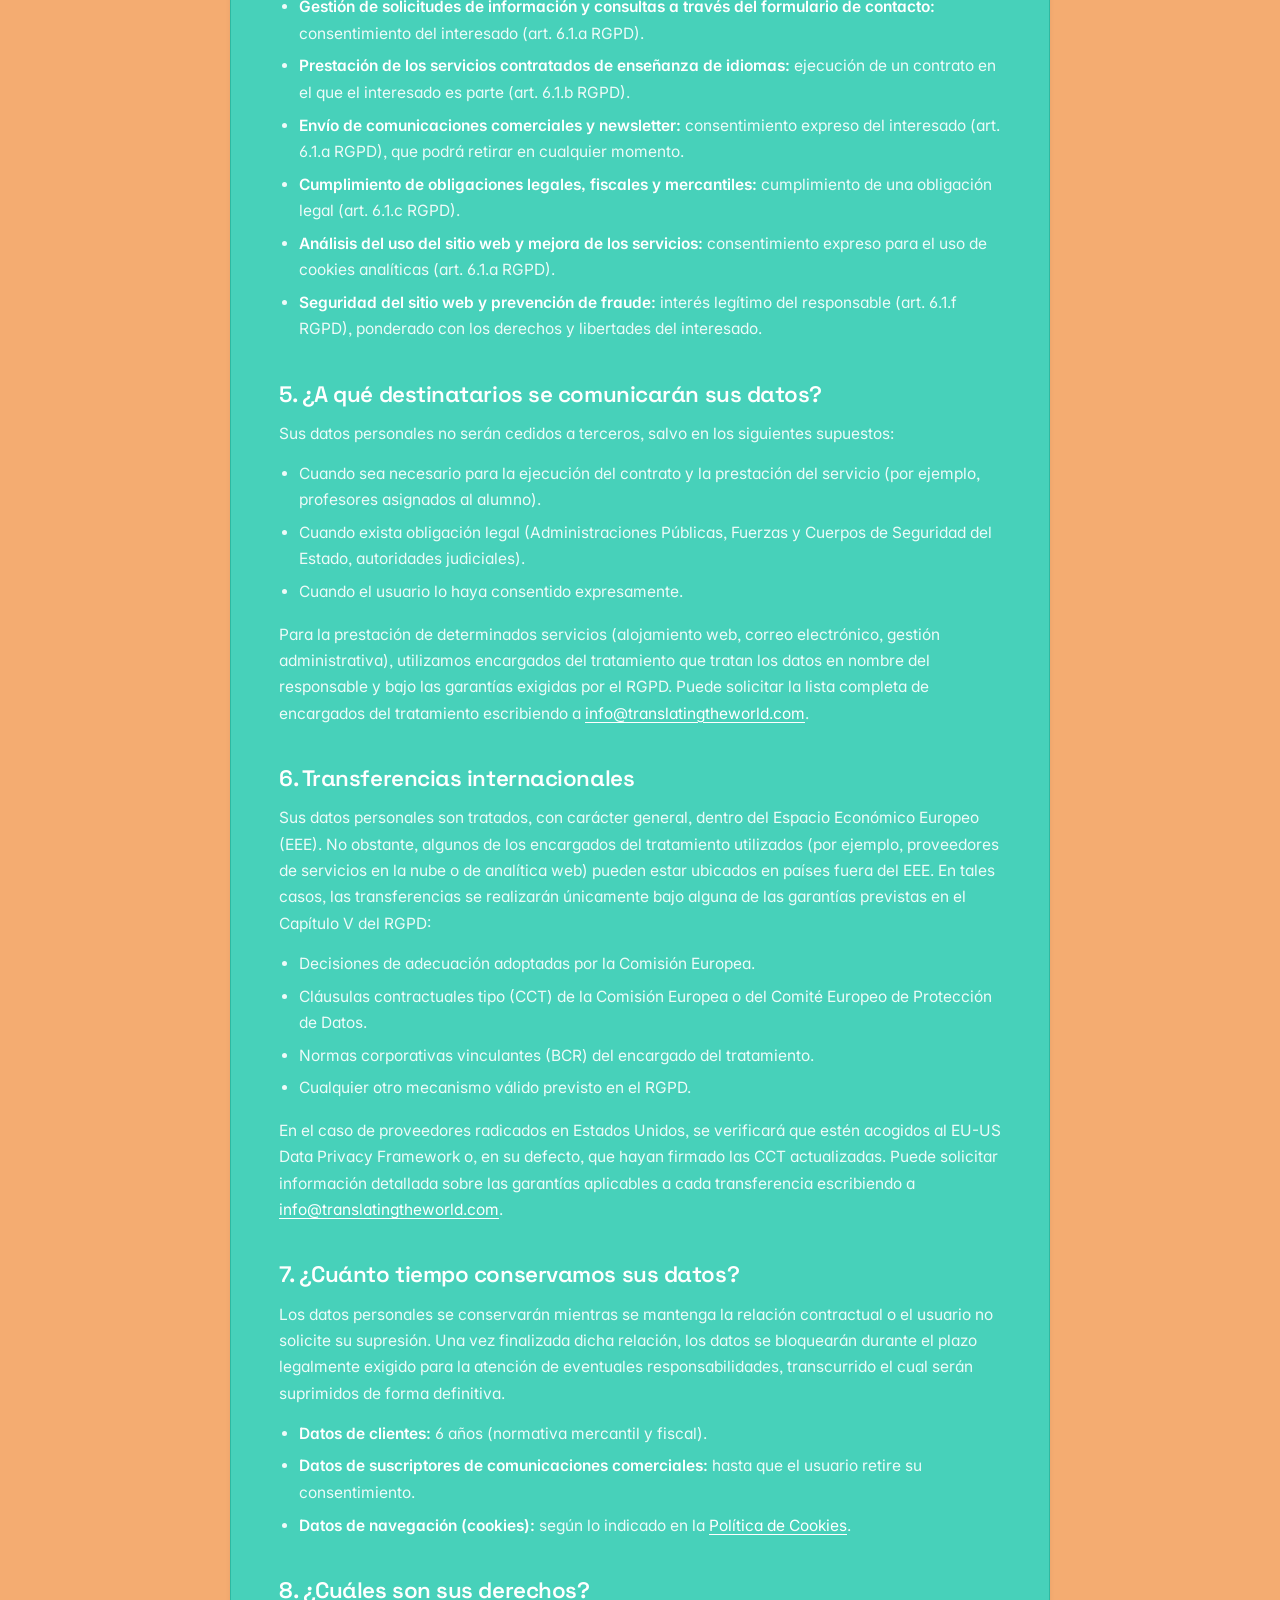
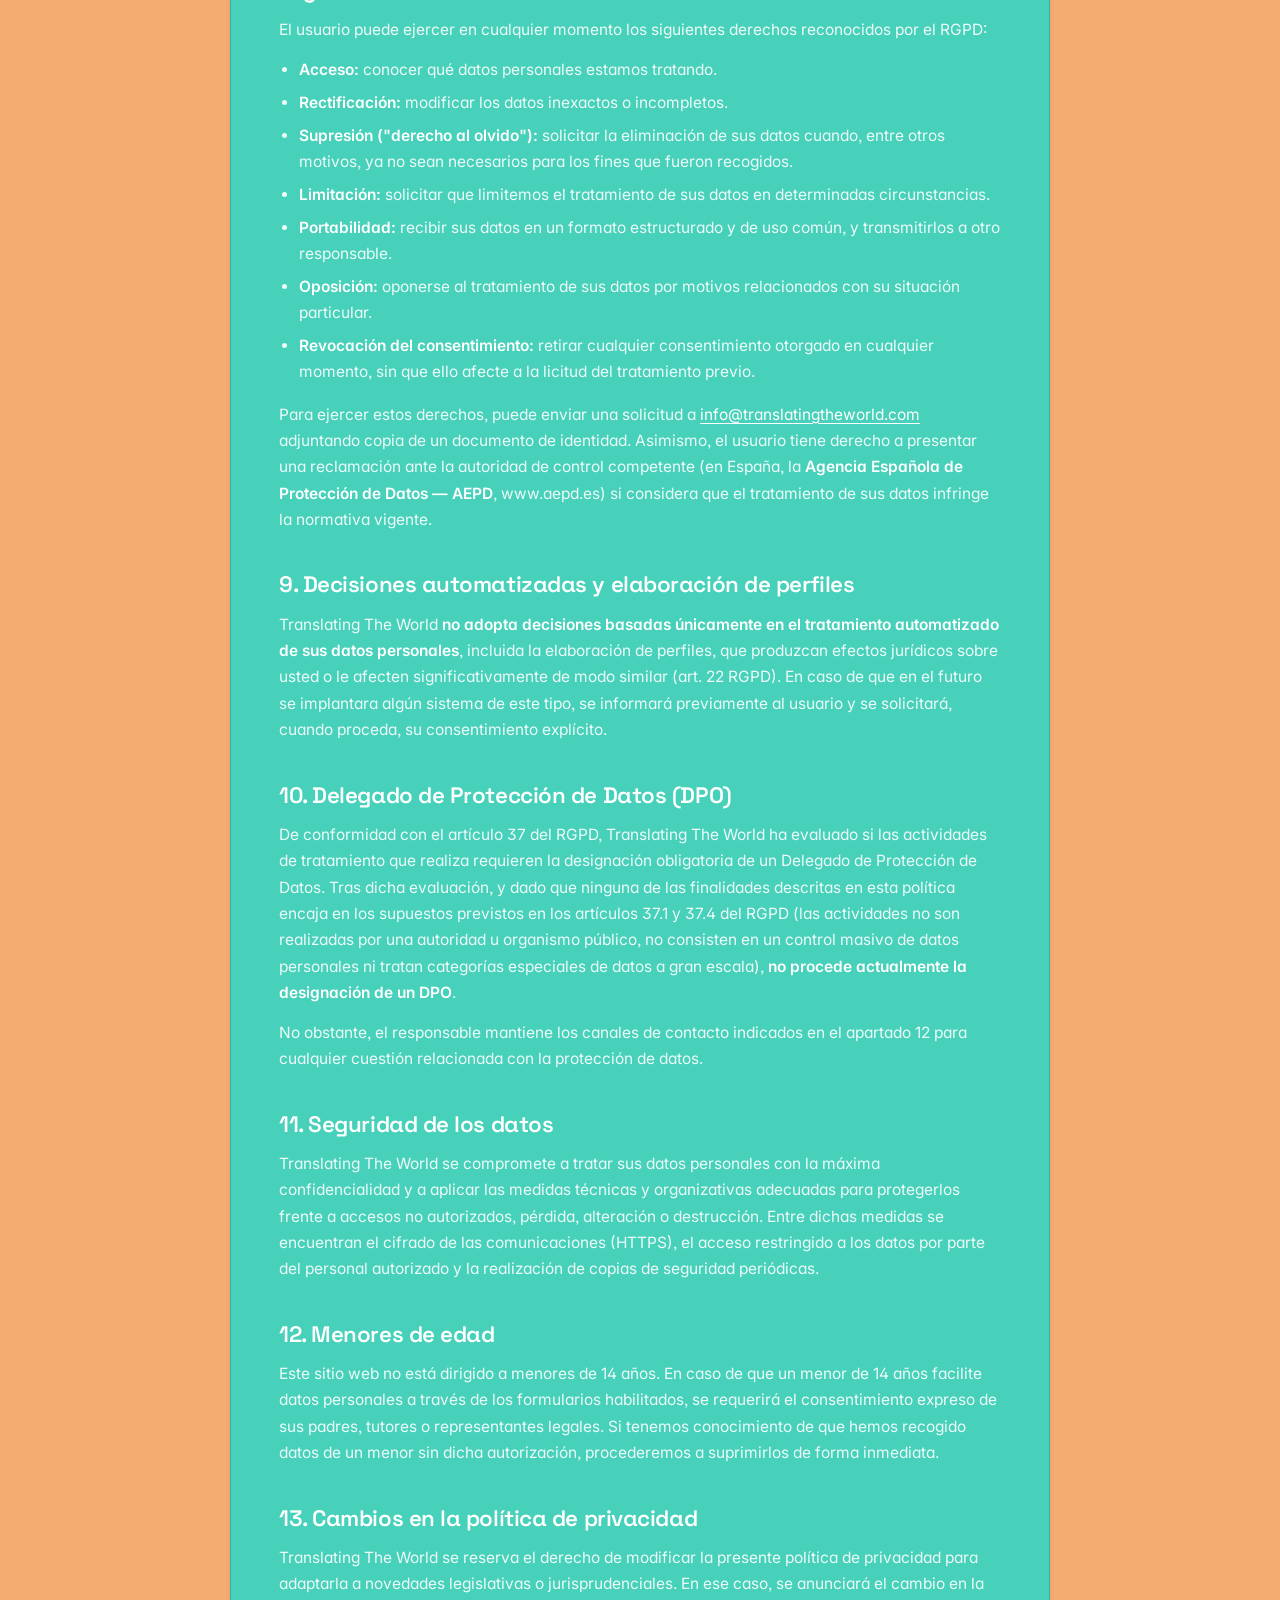
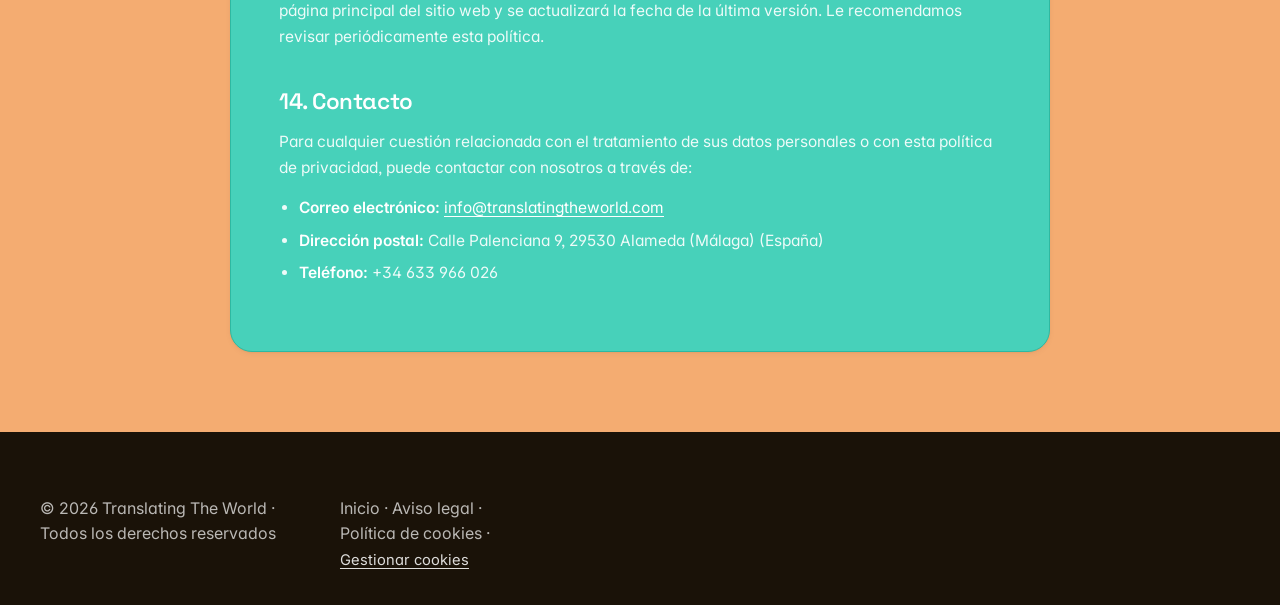
<file: politica-de-privacidad.html>
<!DOCTYPE html>
<html lang="es">
<head>
    <meta charset="UTF-8" />
    <meta name="viewport" content="width=device-width, initial-scale=1.0" />
    <meta name="theme-color" content="#f0a878" />
    <meta name="description" content="Política de privacidad de Translating The World. RGPD y LOPDGDD: responsable, datos recogidos, finalidad, derechos del usuario (acceso, rectificación, supresión, portabilidad, oposición)." />
    <meta name="robots" content="index, follow" />
    <title>Política de privacidad — Translating The World · RGPD</title>
    <link rel="canonical" href="https://www.translatingtheworld.com/politica-de-privacidad.html" />
    <meta property="og:title" content="Política de privacidad — Translating The World" />
    <meta property="og:description" content="Política de privacidad de Translating The World conforme al RGPD." />
    <meta property="og:type" content="article" />
    <meta property="og:url" content="https://www.translatingtheworld.com/politica-de-privacidad.html" />
    <link rel="icon" type="image/jpeg" href="Favicon.jpg" />
    <link rel="preconnect" href="https://fonts.googleapis.com" />
    <link rel="preconnect" href="https://fonts.gstatic.com" crossorigin />
    <link href="https://fonts.googleapis.com/css2?family=Inter:wght@300;400;500;600;700;800&family=Space+Grotesk:wght@400;500;600;700&family=JetBrains+Mono:wght@400;500&display=swap" rel="stylesheet" />
    <link rel="stylesheet" href="styles.css" />
    <link rel="stylesheet" href="legal.css" />
</head>
<body class="legal">
    <header class="header" id="header">
        <div class="container header__container">
            <a href="index.html" class="logo">
                <img class="logo__img" src="Logo.png" alt="" aria-hidden="true">
            </a>
            <nav class="nav">
                <a href="index.html" class="nav__link">← Volver a la web</a>
            </nav>
        </div>
    </header>

    <main class="legal__main">
        <div class="container legal__container">
            <header class="legal__head">
                <span class="eyebrow"><span class="eyebrow__dot"></span>Documento legal</span>
                <h1 class="legal__title">Política de <em>privacidad</em></h1>
                <p class="legal__updated">Última actualización: <time datetime="2026-08-28">28 de agosto de 2026</time></p>
            </header>

            <article class="legal__content">
                <section>
                    <h2>1. Responsable del tratamiento</h2>
                    <p>De conformidad con el Reglamento (UE) 2016/679 del Parlamento Europeo y del Consejo, de 27 de abril de 2016 (RGPD) y la Ley Orgánica 3/2018, de 5 de diciembre (LOPDGDD), se informa al usuario que los datos personales recabados a través de este sitio web serán tratados por:</p>
                    <ul>
                        <li><strong>Titular:</strong> Translating The World</li>
                        <li><strong>CIF/NIF:</strong> [A completar por el titular]</li>
                        <li><strong>Domicilio:</strong> Calle Palenciana 9, 29530 Alameda (Málaga) (España)</li>
                        <li><strong>Correo electrónico:</strong> info@translatingtheworld.com</li>
                        <li><strong>Teléfono:</strong> +34 633 966 026</li>
                        <li><strong>Actividad:</strong> Academia de idiomas (enseñanza de inglés y español)</li>
                    </ul>
                </section>

                <section>
                    <h2>2. ¿Qué datos personales tratamos?</h2>
                    <p>Para la prestación de los servicios ofrecidos a través de este sitio web, podemos tratar las siguientes categorías de datos personales:</p>
                    <ul>
                        <li><strong>Datos identificativos:</strong> nombre, apellidos.</li>
                        <li><strong>Datos de contacto:</strong> correo electrónico, número de teléfono.</li>
                        <li><strong>Datos académicos:</strong> idioma de interés, nivel actual, objetivos de aprendizaje.</li>
                        <li><strong>Datos de navegación:</strong> dirección IP, tipo de navegador, sistema operativo, páginas visitadas, duración de la visita.</li>
                        <li><strong>Datos de preferencias:</strong> consentimientos otorgados sobre el uso de cookies.</li>
                    </ul>
                </section>

                <section>
                    <h2>3. ¿Con qué finalidad tratamos sus datos?</h2>
                    <p>Sus datos personales serán tratados para las siguientes finalidades:</p>
                    <ol>
                        <li>Gestionar las solicitudes de información sobre cursos y servicios.</li>
                        <li>Prestar los servicios contratados de enseñanza de idiomas.</li>
                        <li>Enviar comunicaciones comerciales sobre nuestros cursos, siempre que el usuario haya otorgado su consentimiento expreso.</li>
                        <li>Responder a las consultas y mensajes enviados a través del formulario de contacto.</li>
                        <li>Cumplir con las obligaciones legales y fiscales aplicables.</li>
                        <li>Analizar el uso del sitio web para mejorar nuestros servicios (únicamente con cookies analíticas si el usuario lo consiente).</li>
                    </ol>
                </section>

                <section>
                    <h2>4. ¿Cuál es la base legitimadora del tratamiento?</h2>
                    <p>Conforme al artículo 13.2.c) del RGPD, se informa al usuario de la base jurídica específica que legitima cada una de las finalidades descritas en el apartado anterior:</p>
                    <ul>
                        <li><strong>Gestión de solicitudes de información y consultas a través del formulario de contacto:</strong> consentimiento del interesado (art. 6.1.a RGPD).</li>
                        <li><strong>Prestación de los servicios contratados de enseñanza de idiomas:</strong> ejecución de un contrato en el que el interesado es parte (art. 6.1.b RGPD).</li>
                        <li><strong>Envío de comunicaciones comerciales y newsletter:</strong> consentimiento expreso del interesado (art. 6.1.a RGPD), que podrá retirar en cualquier momento.</li>
                        <li><strong>Cumplimiento de obligaciones legales, fiscales y mercantiles:</strong> cumplimiento de una obligación legal (art. 6.1.c RGPD).</li>
                        <li><strong>Análisis del uso del sitio web y mejora de los servicios:</strong> consentimiento expreso para el uso de cookies analíticas (art. 6.1.a RGPD).</li>
                        <li><strong>Seguridad del sitio web y prevención de fraude:</strong> interés legítimo del responsable (art. 6.1.f RGPD), ponderado con los derechos y libertades del interesado.</li>
                    </ul>
                </section>

                <section>
                    <h2>5. ¿A qué destinatarios se comunicarán sus datos?</h2>
                    <p>Sus datos personales no serán cedidos a terceros, salvo en los siguientes supuestos:</p>
                    <ul>
                        <li>Cuando sea necesario para la ejecución del contrato y la prestación del servicio (por ejemplo, profesores asignados al alumno).</li>
                        <li>Cuando exista obligación legal (Administraciones Públicas, Fuerzas y Cuerpos de Seguridad del Estado, autoridades judiciales).</li>
                        <li>Cuando el usuario lo haya consentido expresamente.</li>
                    </ul>
                    <p>Para la prestación de determinados servicios (alojamiento web, correo electrónico, gestión administrativa), utilizamos encargados del tratamiento que tratan los datos en nombre del responsable y bajo las garantías exigidas por el RGPD. Puede solicitar la lista completa de encargados del tratamiento escribiendo a <a href="mailto:info@translatingtheworld.com">info@translatingtheworld.com</a>.</p>
                </section>

                <section>
                    <h2>6. Transferencias internacionales</h2>
                    <p>Sus datos personales son tratados, con carácter general, dentro del Espacio Económico Europeo (EEE). No obstante, algunos de los encargados del tratamiento utilizados (por ejemplo, proveedores de servicios en la nube o de analítica web) pueden estar ubicados en países fuera del EEE. En tales casos, las transferencias se realizarán únicamente bajo alguna de las garantías previstas en el Capítulo V del RGPD:</p>
                    <ul>
                        <li>Decisiones de adecuación adoptadas por la Comisión Europea.</li>
                        <li>Cláusulas contractuales tipo (CCT) de la Comisión Europea o del Comité Europeo de Protección de Datos.</li>
                        <li>Normas corporativas vinculantes (BCR) del encargado del tratamiento.</li>
                        <li>Cualquier otro mecanismo válido previsto en el RGPD.</li>
                    </ul>
                    <p>En el caso de proveedores radicados en Estados Unidos, se verificará que estén acogidos al EU-US Data Privacy Framework o, en su defecto, que hayan firmado las CCT actualizadas. Puede solicitar información detallada sobre las garantías aplicables a cada transferencia escribiendo a <a href="mailto:info@translatingtheworld.com">info@translatingtheworld.com</a>.</p>
                </section>

                <section>
                    <h2>7. ¿Cuánto tiempo conservamos sus datos?</h2>
                    <p>Los datos personales se conservarán mientras se mantenga la relación contractual o el usuario no solicite su supresión. Una vez finalizada dicha relación, los datos se bloquearán durante el plazo legalmente exigido para la atención de eventuales responsabilidades, transcurrido el cual serán suprimidos de forma definitiva.</p>
                    <ul>
                        <li><strong>Datos de clientes:</strong> 6 años (normativa mercantil y fiscal).</li>
                        <li><strong>Datos de suscriptores de comunicaciones comerciales:</strong> hasta que el usuario retire su consentimiento.</li>
                        <li><strong>Datos de navegación (cookies):</strong> según lo indicado en la <a href="politica-cookies.html">Política de Cookies</a>.</li>
                    </ul>
                </section>

                <section>
                    <h2>8. ¿Cuáles son sus derechos?</h2>
                    <p>El usuario puede ejercer en cualquier momento los siguientes derechos reconocidos por el RGPD:</p>
                    <ul>
                        <li><strong>Acceso:</strong> conocer qué datos personales estamos tratando.</li>
                        <li><strong>Rectificación:</strong> modificar los datos inexactos o incompletos.</li>
                        <li><strong>Supresión ("derecho al olvido"):</strong> solicitar la eliminación de sus datos cuando, entre otros motivos, ya no sean necesarios para los fines que fueron recogidos.</li>
                        <li><strong>Limitación:</strong> solicitar que limitemos el tratamiento de sus datos en determinadas circunstancias.</li>
                        <li><strong>Portabilidad:</strong> recibir sus datos en un formato estructurado y de uso común, y transmitirlos a otro responsable.</li>
                        <li><strong>Oposición:</strong> oponerse al tratamiento de sus datos por motivos relacionados con su situación particular.</li>
                        <li><strong>Revocación del consentimiento:</strong> retirar cualquier consentimiento otorgado en cualquier momento, sin que ello afecte a la licitud del tratamiento previo.</li>
                    </ul>
                    <p>Para ejercer estos derechos, puede enviar una solicitud a <a href="mailto:info@translatingtheworld.com">info@translatingtheworld.com</a> adjuntando copia de un documento de identidad. Asimismo, el usuario tiene derecho a presentar una reclamación ante la autoridad de control competente (en España, la <strong>Agencia Española de Protección de Datos — AEPD</strong>, www.aepd.es) si considera que el tratamiento de sus datos infringe la normativa vigente.</p>
                </section>

                <section>
                    <h2>9. Decisiones automatizadas y elaboración de perfiles</h2>
                    <p>Translating The World <strong>no adopta decisiones basadas únicamente en el tratamiento automatizado de sus datos personales</strong>, incluida la elaboración de perfiles, que produzcan efectos jurídicos sobre usted o le afecten significativamente de modo similar (art. 22 RGPD). En caso de que en el futuro se implantara algún sistema de este tipo, se informará previamente al usuario y se solicitará, cuando proceda, su consentimiento explícito.</p>
                </section>

                <section>
                    <h2>10. Delegado de Protección de Datos (DPO)</h2>
                    <p>De conformidad con el artículo 37 del RGPD, Translating The World ha evaluado si las actividades de tratamiento que realiza requieren la designación obligatoria de un Delegado de Protección de Datos. Tras dicha evaluación, y dado que ninguna de las finalidades descritas en esta política encaja en los supuestos previstos en los artículos 37.1 y 37.4 del RGPD (las actividades no son realizadas por una autoridad u organismo público, no consisten en un control masivo de datos personales ni tratan categorías especiales de datos a gran escala), <strong>no procede actualmente la designación de un DPO</strong>.</p>
                    <p>No obstante, el responsable mantiene los canales de contacto indicados en el apartado 12 para cualquier cuestión relacionada con la protección de datos.</p>
                </section>

                <section>
                    <h2>11. Seguridad de los datos</h2>
                    <p>Translating The World se compromete a tratar sus datos personales con la máxima confidencialidad y a aplicar las medidas técnicas y organizativas adecuadas para protegerlos frente a accesos no autorizados, pérdida, alteración o destrucción. Entre dichas medidas se encuentran el cifrado de las comunicaciones (HTTPS), el acceso restringido a los datos por parte del personal autorizado y la realización de copias de seguridad periódicas.</p>
                </section>

                <section>
                    <h2>12. Menores de edad</h2>
                    <p>Este sitio web no está dirigido a menores de 14 años. En caso de que un menor de 14 años facilite datos personales a través de los formularios habilitados, se requerirá el consentimiento expreso de sus padres, tutores o representantes legales. Si tenemos conocimiento de que hemos recogido datos de un menor sin dicha autorización, procederemos a suprimirlos de forma inmediata.</p>
                </section>

                <section>
                    <h2>13. Cambios en la política de privacidad</h2>
                    <p>Translating The World se reserva el derecho de modificar la presente política de privacidad para adaptarla a novedades legislativas o jurisprudenciales. En ese caso, se anunciará el cambio en la página principal del sitio web y se actualizará la fecha de la última versión. Le recomendamos revisar periódicamente esta política.</p>
                </section>

                <section>
                    <h2>14. Contacto</h2>
                    <p>Para cualquier cuestión relacionada con el tratamiento de sus datos personales o con esta política de privacidad, puede contactar con nosotros a través de:</p>
                    <ul>
                        <li><strong>Correo electrónico:</strong> <a href="mailto:info@translatingtheworld.com">info@translatingtheworld.com</a></li>
                        <li><strong>Dirección postal:</strong> Calle Palenciana 9, 29530 Alameda (Málaga) (España)</li>
                        <li><strong>Teléfono:</strong> +34 633 966 026</li>
                    </ul>
                </section>
            </article>
        </div>
    </main>

    <footer class="footer">
        <div class="container footer__container">
            <p>© 2026 Translating The World · Todos los derechos reservados</p>
            <p>
                <a href="index.html">Inicio</a> ·
                <a href="aviso-legal.html">Aviso legal</a> ·
                <a href="politica-cookies.html">Política de cookies</a> ·
                <button type="button" class="footer-cookie-btn" id="cookie-settings-btn">Gestionar cookies</button>
            </p>
        </div>
    </footer>

    <!-- Botón flotante de WhatsApp -->
    <a href="https://wa.me/34633966026" target="_blank" rel="noopener" class="whatsapp-float" aria-label="Escríbenos por WhatsApp al 633 966 026">
        <svg viewBox="0 0 448 512" xmlns="http://www.w3.org/2000/svg" aria-hidden="true"><!--! Font Awesome Free 6.7.2 by @fontawesome - https://fontawesome.com License - https://fontawesome.com/license/free (Icons: CC BY 4.0) Copyright 2024 Fonticons, Inc. --><path d="M380.9 97.1C339 55.1 283.2 32 223.9 32c-122.4 0-222 99.6-222 222 0 39.1 10.2 77.3 29.6 111L0 480l117.7-30.9c32.4 17.7 68.9 27 106.1 27h.1c122.3 0 224.1-99.6 224.1-222 0-59.3-25.2-115-67.1-157zm-157 341.6c-33.2 0-65.7-8.9-94-25.7l-6.7-4-69.8 18.3L72 359.2l-4.4-7c-18.5-29.4-28.2-63.3-28.2-98.2 0-101.7 82.8-184.5 184.6-184.5 49.3 0 95.6 19.2 130.4 54.1 34.8 34.9 56.2 81.2 56.1 130.5 0 101.8-84.9 184.6-186.6 184.6zm101.2-138.2c-5.5-2.8-32.8-16.2-37.9-18-5.1-1.9-8.8-2.8-12.5 2.8-3.7 5.6-14.3 18-17.6 21.8-3.2 3.7-6.5 4.2-12 1.4-32.6-16.3-54-29.1-75.5-66-5.7-9.8 5.7-9.1 16.3-30.3 1.8-3.7.9-6.9-.5-9.7-1.4-2.8-12.5-30.1-17.1-41.2-4.5-10.8-9.1-9.3-12.5-9.5-3.2-.2-6.9-.2-10.6-.2-3.7 0-9.7 1.4-14.8 6.9-5.1 5.6-19.4 19-19.4 46.3 0 27.3 19.9 53.7 22.6 57.4 2.8 3.7 39.1 59.7 94.8 83.8 35.2 15.2 49 16.5 66.6 13.9 10.7-1.6 32.8-13.4 37.4-26.4 4.6-13 4.6-24.1 3.2-26.4-1.3-2.5-5-3.9-10.5-6.6z"/></svg>
    </a>

    <!-- ========== BANNER DE COOKIES (RGPD) ========== -->
    <div class="cookie-banner" id="cookie-banner" role="dialog" aria-labelledby="cookie-title" aria-describedby="cookie-desc" hidden>
        <div class="cookie-banner__panel">
            <div class="cookie-banner__content">
                <h2 class="cookie-banner__title" id="cookie-title">🍪 Usamos cookies</h2>
                <p class="cookie-banner__desc" id="cookie-desc">
                    Utilizamos cookies propias y de terceros para el funcionamiento del sitio y, si lo aceptas,
                    también para análisis y mostrarte contenido personalizado. <strong>Las cookies opcionales no se instalarán hasta que otorgues tu consentimiento.</strong>
                    Puedes aceptar todas, rechazar las opcionales o configurar tus preferencias. Más información en nuestra
                    <a href="politica-cookies.html">Política de Cookies</a>.
                </p>
            </div>
            <div class="cookie-banner__actions">
                <button type="button" class="cookie-btn cookie-btn--ghost" data-cookie-action="config">Configurar</button>
                <button type="button" class="cookie-btn cookie-btn--ghost" data-cookie-action="reject">Rechazar opcionales</button>
                <button type="button" class="cookie-btn cookie-btn--primary" data-cookie-action="accept">Aceptar todo</button>
            </div>
        </div>
    </div>

    <!-- ========== PANEL DE PREFERENCIAS ========== -->
    <div class="cookie-modal" id="cookie-modal" role="dialog" aria-labelledby="cookie-modal-title" aria-modal="true" hidden>
        <div class="cookie-modal__backdrop" data-cookie-close></div>
        <div class="cookie-modal__panel" role="document">
            <header class="cookie-modal__head">
                <h2 class="cookie-modal__title" id="cookie-modal-title">Preferencias de cookies</h2>
                <button type="button" class="cookie-modal__close" data-cookie-close aria-label="Cerrar">×</button>
            </header>
            <div class="cookie-modal__body">
                <p class="cookie-modal__intro">Marca o desmarca los tipos de cookies que quieres permitir. Las cookies estrictamente necesarias no se pueden desactivar porque son imprescindibles para el funcionamiento del sitio web.</p>

                <div class="cookie-option">
                    <div class="cookie-option__info">
                        <h3>Cookies estrictamente necesarias</h3>
                        <p>Imprescindibles para el funcionamiento del sitio (mantenimiento de la sesión, seguridad, accesibilidad).</p>
                    </div>
                    <label class="cookie-toggle cookie-toggle--disabled" aria-label="Cookies necesarias siempre activas">
                        <input type="checkbox" checked disabled />
                        <span class="cookie-toggle__slider"></span>
                    </label>
                </div>

                <div class="cookie-option">
                    <div class="cookie-option__info">
                        <h3>Cookies de análisis</h3>
                        <p>Nos ayudan a entender cómo navegas por el sitio para mejorar la experiencia (p. ej. Google Analytics).</p>
                    </div>
                    <label class="cookie-toggle" aria-label="Activar o desactivar cookies de análisis">
                        <input type="checkbox" id="cookie-analytics" />
                        <span class="cookie-toggle__slider"></span>
                    </label>
                </div>

                <div class="cookie-option">
                    <div class="cookie-option__info">
                        <h3>Cookies de preferencias</h3>
                        <p>Permiten recordar tus opciones (idioma, configuración de visualización) para futuras visitas.</p>
                    </div>
                    <label class="cookie-toggle" aria-label="Activar o desactivar cookies de preferencias">
                        <input type="checkbox" id="cookie-preferences" />
                        <span class="cookie-toggle__slider"></span>
                    </label>
                </div>
            </div>
            <footer class="cookie-modal__foot">
                <button type="button" class="cookie-btn cookie-btn--ghost" data-cookie-action="reject">Rechazar opcionales</button>
                <button type="button" class="cookie-btn cookie-btn--ghost" data-cookie-action="save">Guardar selección</button>
                <button type="button" class="cookie-btn cookie-btn--primary" data-cookie-action="accept">Aceptar todo</button>
            </footer>
        </div>
    </div>

    <script src="script.js"></script>
</body>
</html>
</file>
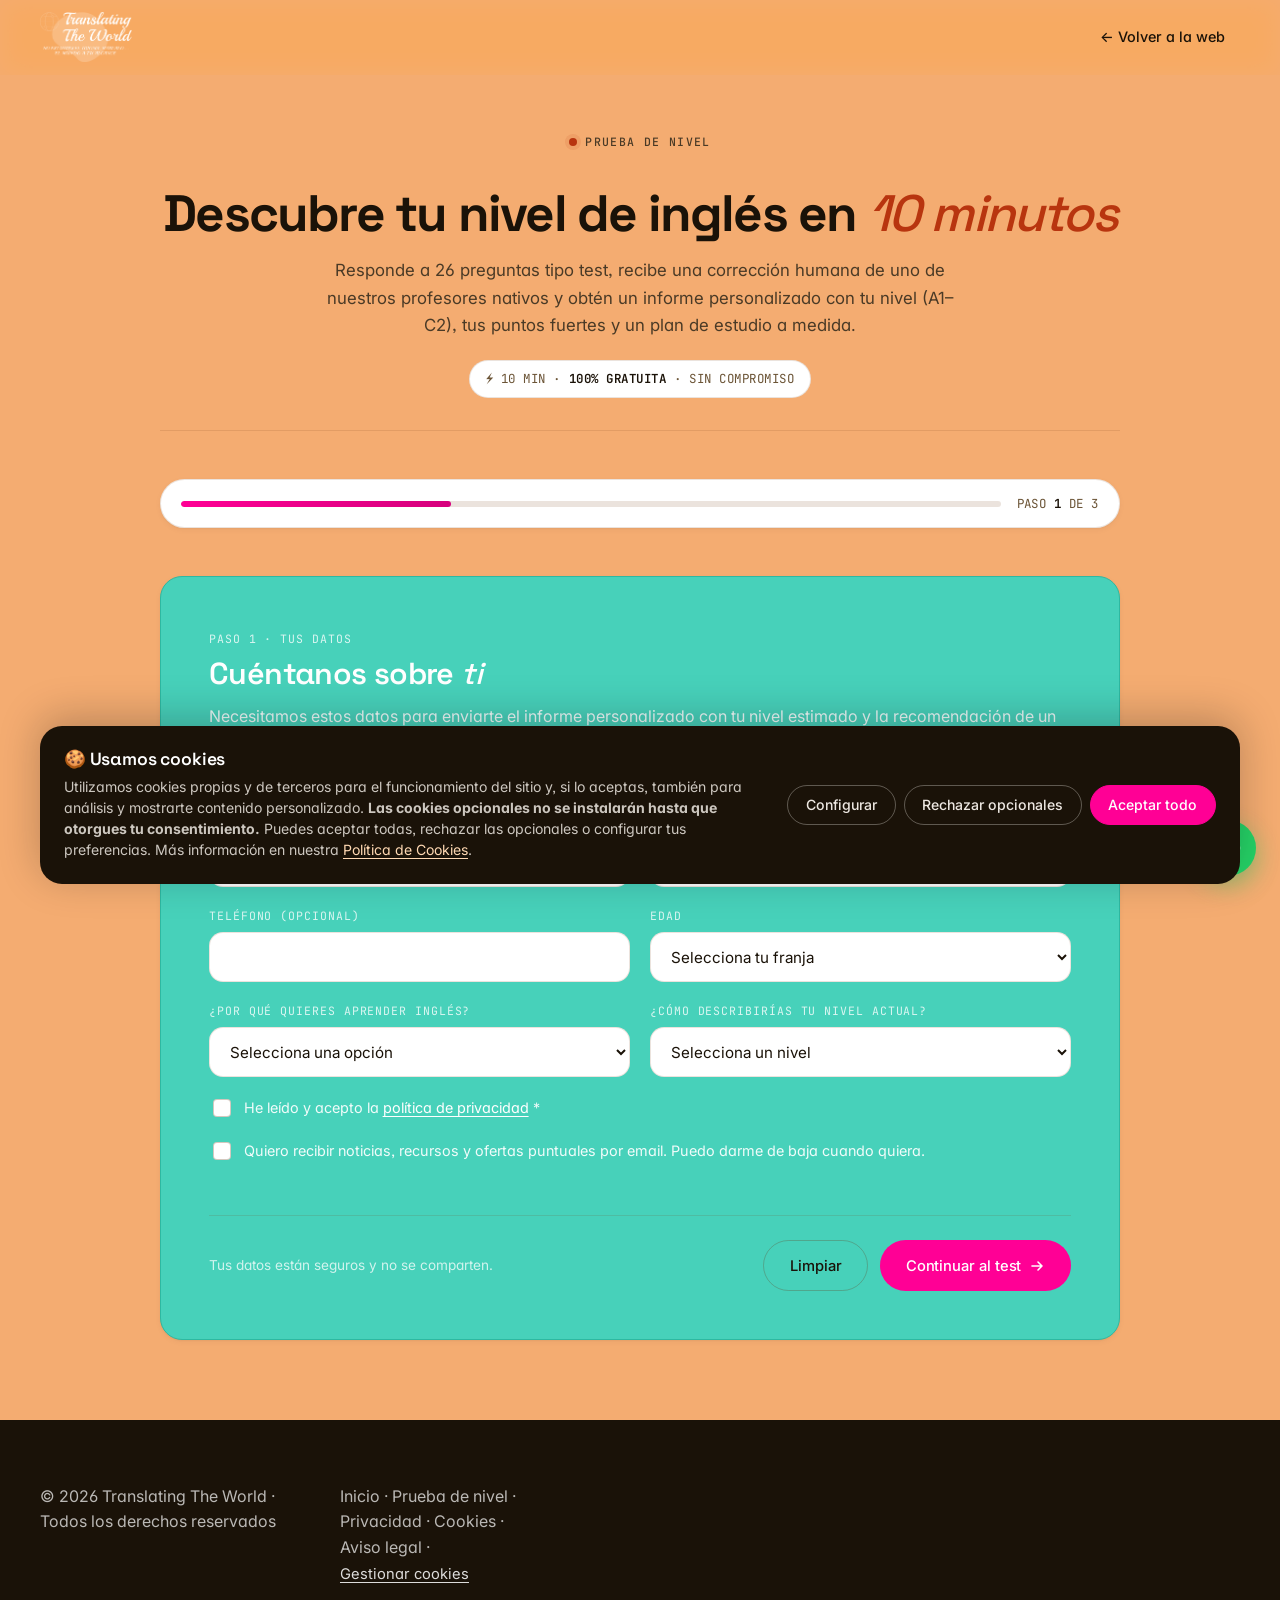
<file: prueba-de-nivel.html>
<!DOCTYPE html>
<html lang="es">
<head>
    <meta charset="UTF-8" />
    <meta name="viewport" content="width=device-width, initial-scale=1.0" />
    <meta name="theme-color" content="#f0a878" />
    <meta name="description" content="Prueba de nivel de inglés gratuita de Translating The World. 26 preguntas tipo test, informe personalizado con tu nivel MCER (A1–C2) en 48 horas." />
    <meta name="robots" content="index, follow" />
    <title>Prueba de nivel de inglés gratuita — Translating The World</title>
    <link rel="canonical" href="https://www.translatingtheworld.com/prueba-de-nivel.html" />
    <meta property="og:title" content="Prueba de nivel de inglés gratuita — Translating The World" />
    <meta property="og:description" content="Descubre tu nivel de inglés en 10 minutos. 26 preguntas, corrección humana y recomendación a medida en 48 h." />
    <meta property="og:type" content="website" />
    <meta property="og:url" content="https://www.translatingtheworld.com/prueba-de-nivel.html" />
    <meta property="og:image" content="https://www.translatingtheworld.com/photos/hero-1.jpg" />
    <meta property="og:image:width" content="720" />
    <meta property="og:image:height" content="540" />
    <meta property="og:image:alt" content="Academia Translating The World — Aprende idiomas con profesores nativos" />
    <link rel="icon" type="image/jpeg" href="Favicon.jpg" />
    <link rel="preconnect" href="https://fonts.googleapis.com" />
    <link rel="preconnect" href="https://fonts.gstatic.com" crossorigin />
    <link href="https://fonts.googleapis.com/css2?family=Inter:wght@300;400;500;600;700;800&family=Space+Grotesk:wght@400;500;600;700&family=JetBrains+Mono:wght@400;500&display=swap" rel="stylesheet" />
    <link rel="stylesheet" href="styles.css" />
    <link rel="stylesheet" href="legal.css" />
    <link rel="stylesheet" href="test.css" />
</head>
<body class="legal test">
    <header class="header" id="header">
        <div class="container header__container">
            <a href="index.html" class="logo">
                <img class="logo__img" src="Logo.png" alt="" aria-hidden="true">
            </a>
            <nav class="nav">
                <a href="index.html" class="nav__link">← Volver a la web</a>
            </nav>
        </div>
    </header>

    <main class="legal__main test__main">
        <div class="container test__container">

            <!-- ========== HERO ========== -->
            <header class="test__hero">
                <span class="eyebrow"><span class="eyebrow__dot"></span>Prueba de nivel</span>
                <h1 class="legal__title">Descubre tu nivel de inglés en <em>10 minutos</em></h1>
                <p class="test__hero-lead">
                    Responde a 26 preguntas tipo test, recibe una corrección humana de uno de nuestros
                    profesores nativos y obtén un informe personalizado con tu nivel (A1–C2), tus puntos
                    fuertes y un plan de estudio a medida.
                </p>
                <span class="test__hero-meta">
                    ⚡ 10 min · <strong>100% gratuita</strong> · Sin compromiso
                </span>
            </header>

            <!-- ========== BARRA DE PROGRESO GLOBAL ========== -->
            <div class="test__progress" role="progressbar" aria-valuemin="1" aria-valuemax="3" aria-valuenow="1" aria-label="Progreso de la prueba de nivel">
                <div class="test__progress-bar" id="test-progress-bar" style="--test-progress: 33%;"></div>
                <span class="test__progress-label" id="test-progress-label">Paso <strong>1</strong> de 3</span>
            </div>

            <!-- ========== PASO 1: DATOS ========== -->
            <section id="test-step-1" class="test__step is-active" aria-labelledby="test-step-1-title">
                <div class="test__card">
                    <header class="test__card-head">
                        <span class="test__card-eyebrow">Paso 1 · Tus datos</span>
                        <h2 class="test__card-title" id="test-step-1-title">Cuéntanos sobre <em>ti</em></h2>
                        <p class="test__card-lead">
                            Necesitamos estos datos para enviarte el informe personalizado con tu nivel estimado y la recomendación de un profesor nativo.
                        </p>
                    </header>

                    <form id="test-step-1-form" class="test__form" novalidate>
                        <div class="test__form-row">
                            <div class="test__form-group">
                                <label for="lt-name">Nombre completo <span class="test__req" aria-hidden="true">*</span></label>
                                <input type="text" id="lt-name" name="name" autocomplete="name" required />
                            </div>
                            <div class="test__form-group">
                                <label for="lt-email">Correo electrónico <span class="test__req" aria-hidden="true">*</span></label>
                                <input type="email" id="lt-email" name="email" autocomplete="email" required />
                            </div>
                        </div>

                        <div class="test__form-row">
                            <div class="test__form-group">
                                <label for="lt-phone">Teléfono (opcional)</label>
                                <input type="tel" id="lt-phone" name="phone" autocomplete="tel" />
                            </div>
                            <div class="test__form-group">
                                <label for="lt-age">Edad</label>
                                <select id="lt-age" name="age">
                                    <option value="">Selecciona tu franja</option>
                                    <option value="<18">Menos de 18</option>
                                    <option value="18-24">18 – 24</option>
                                    <option value="25-34">25 – 34</option>
                                    <option value="35-44">35 – 44</option>
                                    <option value="45-54">45 – 54</option>
                                    <option value="55+">55 o más</option>
                                </select>
                            </div>
                        </div>

                        <div class="test__form-row">
                            <div class="test__form-group">
                                <label for="lt-reason">¿Por qué quieres aprender inglés?</label>
                                <select id="lt-reason" name="reason">
                                    <option value="">Selecciona una opción</option>
                                    <option value="trabajo">Trabajo</option>
                                    <option value="estudios">Estudios / oposiciones</option>
                                    <option value="viajar">Viajar</option>
                                    <option value="interes">Interés personal</option>
                                    <option value="examen">Preparar un examen (Cambridge, TOEFL…)</option>
                                    <option value="otro">Otro</option>
                                </select>
                            </div>
                            <div class="test__form-group">
                                <label for="lt-level">¿Cómo describirías tu nivel actual?</label>
                                <select id="lt-level" name="selfLevel">
                                    <option value="">Selecciona un nivel</option>
                                    <option value="A1">A1 — Principiante</option>
                                    <option value="A2">A2 — Elemental</option>
                                    <option value="B1">B1 — Intermedio</option>
                                    <option value="B2">B2 — Intermedio alto</option>
                                    <option value="C1">C1 — Avanzado</option>
                                    <option value="C2">C2 — Maestría</option>
                                    <option value="ns">No estoy seguro</option>
                                </select>
                            </div>
                        </div>

                        <label class="test__check">
                            <input type="checkbox" id="lt-privacy" name="privacy" required />
                            <span>He leído y acepto la <a href="politica-de-privacidad.html" target="_blank" rel="noopener">política de privacidad</a> <span class="test__req" aria-hidden="true">*</span></span>
                        </label>
                        <label class="test__check">
                            <input type="checkbox" id="lt-marketing" name="marketing" />
                            <span>Quiero recibir noticias, recursos y ofertas puntuales por email. Puedo darme de baja cuando quiera.</span>
                        </label>

                        <div class="test__actions">
                            <span class="test__actions-note">Tus datos están seguros y no se comparten.</span>
                            <div class="test__actions-buttons">
                                <button type="reset" class="btn btn--ghost">Limpiar</button>
                                <button type="submit" class="btn btn--primary">
                                    Continuar al test
                                    <svg width="16" height="16" viewBox="0 0 16 16" fill="none" aria-hidden="true"><path d="M3 8h10M9 4l4 4-4 4" stroke="currentColor" stroke-width="1.6" stroke-linecap="round" stroke-linejoin="round"/></svg>
                                </button>
                            </div>
                        </div>
                    </form>
                </div>
            </section>

            <!-- ========== PASO 2: PREGUNTAS ========== -->
            <section id="test-step-2" class="test__step" aria-labelledby="test-step-2-title">
                <div class="test__card">
                    <header class="test__card-head">
                        <span class="test__card-eyebrow">Paso 2 · El test</span>
                        <h2 class="test__card-title" id="test-step-2-title">26 preguntas de <em>gramática inglesa</em></h2>
                        <p class="test__card-lead">
                            Responde a las preguntas. No te preocupes si no las sabes todas: forma parte del test.
                            Tienes <strong>sin límite de tiempo</strong> y puedes volver atrás para revisarlas.
                        </p>
                        <span class="test__card-meta">
                            Progreso: <strong><output id="test-progress-text">0 / 26</output></strong>
                        </span>
                    </header>

                    <form id="test-step-2-form" class="test__form" novalidate>
                        <div class="test__questions" id="test-questions">
                            <fieldset class="test__question" data-question="1" data-correct="C">
                                <legend>Pregunta <strong>1 / 26</strong></legend>
                                <p class="test__question-prompt">I _______ a student</p>
                                <div class="test__options">
                                    <label class="test__option"><input type="radio" name="q1" value="A" required> <span>A) is</span></label>
                                    <label class="test__option"><input type="radio" name="q1" value="B"> <span>B) are</span></label>
                                    <label class="test__option"><input type="radio" name="q1" value="C"> <span>C) am</span></label>
                                </div>
                                <p class="test__option-error">Selecciona una opción para continuar.</p>
                            </fieldset>

                            <fieldset class="test__question" data-question="2" data-correct="A">
                                <legend>Pregunta <strong>2 / 26</strong></legend>
                                <p class="test__question-prompt">My brother and I ______ at home</p>
                                <div class="test__options">
                                    <label class="test__option"><input type="radio" name="q2" value="A" required> <span>A) aren't</span></label>
                                    <label class="test__option"><input type="radio" name="q2" value="B"> <span>B) isn't</span></label>
                                    <label class="test__option"><input type="radio" name="q2" value="C"> <span>C) am not</span></label>
                                </div>
                                <p class="test__option-error">Selecciona una opción para continuar.</p>
                            </fieldset>

                            <fieldset class="test__question" data-question="3" data-correct="B">
                                <legend>Pregunta <strong>3 / 26</strong></legend>
                                <p class="test__question-prompt">These trousers ______ new. They are old.</p>
                                <div class="test__options">
                                    <label class="test__option"><input type="radio" name="q3" value="A" required> <span>A) isn't</span></label>
                                    <label class="test__option"><input type="radio" name="q3" value="B"> <span>B) aren't</span></label>
                                    <label class="test__option"><input type="radio" name="q3" value="C"> <span>C) am not</span></label>
                                </div>
                                <p class="test__option-error">Selecciona una opción para continuar.</p>
                            </fieldset>

                            <fieldset class="test__question" data-question="4" data-correct="B">
                                <legend>Pregunta <strong>4 / 26</strong></legend>
                                <p class="test__question-prompt">She ______ a big house</p>
                                <div class="test__options">
                                    <label class="test__option"><input type="radio" name="q4" value="A" required> <span>A) have got</span></label>
                                    <label class="test__option"><input type="radio" name="q4" value="B"> <span>B) has got</span></label>
                                    <label class="test__option"><input type="radio" name="q4" value="C"> <span>C) aren't</span></label>
                                </div>
                                <p class="test__option-error">Selecciona una opción para continuar.</p>
                            </fieldset>

                            <fieldset class="test__question" data-question="5" data-correct="A">
                                <legend>Pregunta <strong>5 / 26</strong></legend>
                                <p class="test__question-prompt">____ he ___ a bike?</p>
                                <div class="test__options">
                                    <label class="test__option"><input type="radio" name="q5" value="A" required> <span>A) Has / got</span></label>
                                    <label class="test__option"><input type="radio" name="q5" value="B"> <span>B) Does / has</span></label>
                                    <label class="test__option"><input type="radio" name="q5" value="C"> <span>C) Have / got</span></label>
                                </div>
                                <p class="test__option-error">Selecciona una opción para continuar.</p>
                            </fieldset>

                            <fieldset class="test__question" data-question="6" data-correct="B">
                                <legend>Pregunta <strong>6 / 26</strong></legend>
                                <p class="test__question-prompt">___ you like coffee?</p>
                                <div class="test__options">
                                    <label class="test__option"><input type="radio" name="q6" value="A" required> <span>A) are</span></label>
                                    <label class="test__option"><input type="radio" name="q6" value="B"> <span>B) do</span></label>
                                    <label class="test__option"><input type="radio" name="q6" value="C"> <span>C) does</span></label>
                                </div>
                                <p class="test__option-error">Selecciona una opción para continuar.</p>
                            </fieldset>

                            <fieldset class="test__question" data-question="7" data-correct="B">
                                <legend>Pregunta <strong>7 / 26</strong></legend>
                                <p class="test__question-prompt">He ____ waiting for the bus</p>
                                <div class="test__options">
                                    <label class="test__option"><input type="radio" name="q7" value="A" required> <span>A) are</span></label>
                                    <label class="test__option"><input type="radio" name="q7" value="B"> <span>B) is</span></label>
                                    <label class="test__option"><input type="radio" name="q7" value="C"> <span>C) am</span></label>
                                </div>
                                <p class="test__option-error">Selecciona una opción para continuar.</p>
                            </fieldset>

                            <fieldset class="test__question" data-question="8" data-correct="A">
                                <legend>Pregunta <strong>8 / 26</strong></legend>
                                <p class="test__question-prompt">I ________ to the gym every day</p>
                                <div class="test__options">
                                    <label class="test__option"><input type="radio" name="q8" value="A" required> <span>A) am going</span></label>
                                    <label class="test__option"><input type="radio" name="q8" value="B"> <span>B) go</span></label>
                                    <label class="test__option"><input type="radio" name="q8" value="C"> <span>C) goes</span></label>
                                </div>
                                <p class="test__option-error">Selecciona una opción para continuar.</p>
                            </fieldset>

                            <fieldset class="test__question" data-question="9" data-correct="C">
                                <legend>Pregunta <strong>9 / 26</strong></legend>
                                <p class="test__question-prompt">Right now, I ______ the answer</p>
                                <div class="test__options">
                                    <label class="test__option"><input type="radio" name="q9" value="A" required> <span>A) don't know</span></label>
                                    <label class="test__option"><input type="radio" name="q9" value="B"> <span>B) am not knowing</span></label>
                                    <label class="test__option"><input type="radio" name="q9" value="C"> <span>C) doesn't know</span></label>
                                </div>
                                <p class="test__option-error">Selecciona una opción para continuar.</p>
                            </fieldset>

                            <fieldset class="test__question" data-question="10" data-correct="B">
                                <legend>Pregunta <strong>10 / 26</strong></legend>
                                <p class="test__question-prompt">I ________ History when the phone ______</p>
                                <div class="test__options">
                                    <label class="test__option"><input type="radio" name="q10" value="A" required> <span>A) studied / ring</span></label>
                                    <label class="test__option"><input type="radio" name="q10" value="B"> <span>B) was studying / rang</span></label>
                                    <label class="test__option"><input type="radio" name="q10" value="C"> <span>C) were studying / was ringing</span></label>
                                </div>
                                <p class="test__option-error">Selecciona una opción para continuar.</p>
                            </fieldset>

                            <fieldset class="test__question" data-question="11" data-correct="C">
                                <legend>Pregunta <strong>11 / 26</strong></legend>
                                <p class="test__question-prompt">How long _____ you _____ in London?</p>
                                <div class="test__options">
                                    <label class="test__option"><input type="radio" name="q11" value="A" required> <span>A) do / be</span></label>
                                    <label class="test__option"><input type="radio" name="q11" value="B"> <span>B) does / are</span></label>
                                    <label class="test__option"><input type="radio" name="q11" value="C"> <span>C) have / been</span></label>
                                </div>
                                <p class="test__option-error">Selecciona una opción para continuar.</p>
                            </fieldset>

                            <fieldset class="test__question" data-question="12" data-correct="A">
                                <legend>Pregunta <strong>12 / 26</strong></legend>
                                <p class="test__question-prompt">This time next year I ___________ at university</p>
                                <div class="test__options">
                                    <label class="test__option"><input type="radio" name="q12" value="A" required> <span>A) will be studying</span></label>
                                    <label class="test__option"><input type="radio" name="q12" value="B"> <span>B) will have studied</span></label>
                                    <label class="test__option"><input type="radio" name="q12" value="C"> <span>C) will study</span></label>
                                </div>
                                <p class="test__option-error">Selecciona una opción para continuar.</p>
                            </fieldset>

                            <fieldset class="test__question" data-question="13" data-correct="A">
                                <legend>Pregunta <strong>13 / 26</strong></legend>
                                <p class="test__question-prompt">You _______ smoke here. It's a non-smoking area</p>
                                <div class="test__options">
                                    <label class="test__option"><input type="radio" name="q13" value="A" required> <span>A) mustn't</span></label>
                                    <label class="test__option"><input type="radio" name="q13" value="B"> <span>B) don't have to</span></label>
                                    <label class="test__option"><input type="radio" name="q13" value="C"> <span>C) must</span></label>
                                </div>
                                <p class="test__option-error">Selecciona una opción para continuar.</p>
                            </fieldset>

                            <fieldset class="test__question" data-question="14" data-correct="C">
                                <legend>Pregunta <strong>14 / 26</strong></legend>
                                <p class="test__question-prompt">John is at school. He ______ be in the park</p>
                                <div class="test__options">
                                    <label class="test__option"><input type="radio" name="q14" value="A" required> <span>A) mustn't</span></label>
                                    <label class="test__option"><input type="radio" name="q14" value="B"> <span>B) doesn't have to</span></label>
                                    <label class="test__option"><input type="radio" name="q14" value="C"> <span>C) cannot</span></label>
                                </div>
                                <p class="test__option-error">Selecciona una opción para continuar.</p>
                            </fieldset>

                            <fieldset class="test__question" data-question="15" data-correct="B">
                                <legend>Pregunta <strong>15 / 26</strong></legend>
                                <p class="test__question-prompt">Translate into English: «Su proyecto actual le asegurará un ascenso»</p>
                                <div class="test__options">
                                    <label class="test__option"><input type="radio" name="q15" value="A" required> <span>A) Her actual project will make her sure a promotion</span></label>
                                    <label class="test__option"><input type="radio" name="q15" value="B"> <span>B) Her current project will assure her of a promotion</span></label>
                                </div>
                                <p class="test__option-error">Selecciona una opción para continuar.</p>
                            </fieldset>

                            <fieldset class="test__question" data-question="16" data-correct="C">
                                <legend>Pregunta <strong>16 / 26</strong></legend>
                                <p class="test__question-prompt">I would help you if you ______ me politely</p>
                                <div class="test__options">
                                    <label class="test__option"><input type="radio" name="q16" value="A" required> <span>A) ask</span></label>
                                    <label class="test__option"><input type="radio" name="q16" value="B"> <span>B) asked</span></label>
                                    <label class="test__option"><input type="radio" name="q16" value="C"> <span>C) had asked</span></label>
                                </div>
                                <p class="test__option-error">Selecciona una opción para continuar.</p>
                            </fieldset>

                            <fieldset class="test__question" data-question="17" data-correct="A">
                                <legend>Pregunta <strong>17 / 26</strong></legend>
                                <p class="test__question-prompt">That man ______ daughter is your friend is crying</p>
                                <div class="test__options">
                                    <label class="test__option"><input type="radio" name="q17" value="A" required> <span>A) whose</span></label>
                                    <label class="test__option"><input type="radio" name="q17" value="B"> <span>B) whom</span></label>
                                    <label class="test__option"><input type="radio" name="q17" value="C"> <span>C) who's</span></label>
                                </div>
                                <p class="test__option-error">Selecciona una opción para continuar.</p>
                            </fieldset>

                            <fieldset class="test__question" data-question="18" data-correct="A">
                                <legend>Pregunta <strong>18 / 26</strong></legend>
                                <p class="test__question-prompt">He made a big mistake _______ made him feel bad and useless</p>
                                <div class="test__options">
                                    <label class="test__option"><input type="radio" name="q18" value="A" required> <span>A) which</span></label>
                                    <label class="test__option"><input type="radio" name="q18" value="B"> <span>B) who</span></label>
                                    <label class="test__option"><input type="radio" name="q18" value="C"> <span>C) whose</span></label>
                                </div>
                                <p class="test__option-error">Selecciona una opción para continuar.</p>
                            </fieldset>

                            <fieldset class="test__question" data-question="19" data-correct="C">
                                <legend>Pregunta <strong>19 / 26</strong></legend>
                                <p class="test__question-prompt">Jane ____ told about the family dinner, so she didn't come</p>
                                <div class="test__options">
                                    <label class="test__option"><input type="radio" name="q19" value="A" required> <span>A) didn't</span></label>
                                    <label class="test__option"><input type="radio" name="q19" value="B"> <span>B) weren't</span></label>
                                    <label class="test__option"><input type="radio" name="q19" value="C"> <span>C) wasn't</span></label>
                                </div>
                                <p class="test__option-error">Selecciona una opción para continuar.</p>
                            </fieldset>

                            <fieldset class="test__question" data-question="20" data-correct="B">
                                <legend>Pregunta <strong>20 / 26</strong></legend>
                                <p class="test__question-prompt">My boss _____ _____ ___ ____ ___ an important order in an hour</p>
                                <div class="test__options">
                                    <label class="test__option"><input type="radio" name="q20" value="A" required> <span>A) was going to be sent</span></label>
                                    <label class="test__option"><input type="radio" name="q20" value="B"> <span>B) is going to be sent</span></label>
                                    <label class="test__option"><input type="radio" name="q20" value="C"> <span>C) am going to be sent</span></label>
                                </div>
                                <p class="test__option-error">Selecciona una opción para continuar.</p>
                            </fieldset>

                            <fieldset class="test__question" data-question="21" data-correct="C">
                                <legend>Pregunta <strong>21 / 26</strong></legend>
                                <p class="test__question-prompt">I'm ______ my house redecorated next week</p>
                                <div class="test__options">
                                    <label class="test__option"><input type="radio" name="q21" value="A" required> <span>A) going</span></label>
                                    <label class="test__option"><input type="radio" name="q21" value="B"> <span>B) wanting</span></label>
                                    <label class="test__option"><input type="radio" name="q21" value="C"> <span>C) having</span></label>
                                </div>
                                <p class="test__option-error">Selecciona una opción para continuar.</p>
                            </fieldset>

                            <fieldset class="test__question" data-question="22" data-correct="B">
                                <legend>Pregunta <strong>22 / 26</strong></legend>
                                <p class="test__question-prompt">The man asked me _______ I had been at home that night</p>
                                <div class="test__options">
                                    <label class="test__option"><input type="radio" name="q22" value="A" required> <span>A) when</span></label>
                                    <label class="test__option"><input type="radio" name="q22" value="B"> <span>B) whether</span></label>
                                    <label class="test__option"><input type="radio" name="q22" value="C"> <span>C) where</span></label>
                                </div>
                                <p class="test__option-error">Selecciona una opción para continuar.</p>
                            </fieldset>

                            <fieldset class="test__question" data-question="23" data-correct="A">
                                <legend>Pregunta <strong>23 / 26</strong></legend>
                                <p class="test__question-prompt">Turn into the passive voice: «People think that Teddy was in Paris»</p>
                                <div class="test__options">
                                    <label class="test__option"><input type="radio" name="q23" value="A" required> <span>A) Teddy is thought to have been in Paris</span></label>
                                    <label class="test__option"><input type="radio" name="q23" value="B"> <span>B) Teddy was thought to be in Paris</span></label>
                                </div>
                                <p class="test__option-error">Selecciona una opción para continuar.</p>
                            </fieldset>

                            <fieldset class="test__question" data-question="24" data-correct="C">
                                <legend>Pregunta <strong>24 / 26</strong></legend>
                                <p class="test__question-prompt">I found a new _____. I start _______ next week</p>
                                <div class="test__options">
                                    <label class="test__option"><input type="radio" name="q24" value="A" required> <span>A) work, work</span></label>
                                    <label class="test__option"><input type="radio" name="q24" value="B"> <span>B) work, working</span></label>
                                    <label class="test__option"><input type="radio" name="q24" value="C"> <span>C) job, working</span></label>
                                </div>
                                <p class="test__option-error">Selecciona una opción para continuar.</p>
                            </fieldset>

                            <fieldset class="test__question" data-question="25" data-correct="A">
                                <legend>Pregunta <strong>25 / 26</strong></legend>
                                <p class="test__question-prompt">I decided ______ because this was what I really wanted</p>
                                <div class="test__options">
                                    <label class="test__option"><input type="radio" name="q25" value="A" required> <span>A) to travel</span></label>
                                    <label class="test__option"><input type="radio" name="q25" value="B"> <span>B) travelling</span></label>
                                    <label class="test__option"><input type="radio" name="q25" value="C"> <span>C) travel</span></label>
                                </div>
                                <p class="test__option-error">Selecciona una opción para continuar.</p>
                            </fieldset>

                            <fieldset class="test__question" data-question="26" data-correct="B">
                                <legend>Pregunta <strong>26 / 26</strong></legend>
                                <p class="test__question-prompt">Mary suggested _______ the rest of the friends before making a plan</p>
                                <div class="test__options">
                                    <label class="test__option"><input type="radio" name="q26" value="A" required> <span>A) that I ask</span></label>
                                    <label class="test__option"><input type="radio" name="q26" value="B"> <span>B) asking</span></label>
                                    <label class="test__option"><input type="radio" name="q26" value="C"> <span>C) should ask</span></label>
                                </div>
                                <p class="test__option-error">Selecciona una opción para continuar.</p>
                            </fieldset>
                        </div>

                        <div class="test__actions">
                            <span class="test__actions-note">Si no estás seguro, elige la opción que más te convenza. No hay penalización.</span>
                            <div class="test__actions-buttons">
                                <button type="button" class="btn btn--ghost" data-test-prev>
                                    ← Volver a mis datos
                                </button>
                                <button type="submit" class="btn btn--primary">
                                    Enviar mi prueba
                                    <svg width="16" height="16" viewBox="0 0 16 16" fill="none" aria-hidden="true"><path d="M3 8h10M9 4l4 4-4 4" stroke="currentColor" stroke-width="1.6" stroke-linecap="round" stroke-linejoin="round"/></svg>
                                </button>
                            </div>
                        </div>
                        <!-- Honeypot anti-spam: invisible para personas, los bots suelen rellenarlo -->
                        <input type="checkbox" name="botcheck" tabindex="-1" autocomplete="off" aria-hidden="true" style="display: none;">
                        <p class="test__submit-error" id="test-submit-error" hidden></p>
                    </form>
                </div>
            </section>

            <!-- ========== PASO 3: ÉXITO ========== -->
            <section id="test-step-3" class="test__step" aria-labelledby="test-step-3-title">
                <div class="test__card">
                    <div class="test__success" role="status">
                        <div class="test__success__icon" aria-hidden="true">✓</div>
                        <h2 class="test__success__title" id="test-step-3-title">¡Tu prueba de nivel ha sido entregada!</h2>
                        <p class="test__success__text">
                            En menos de <strong>48 horas</strong> recibirás en <strong><span id="test-success-email">tu correo</span></strong>
                            un informe personalizado con tu nivel estimado (A1–C2), tus puntos fuertes
                            y la recomendación a medida de uno de nuestros profesores nativos.
                        </p>
                        <p class="test__success__text">
                            Si quieres, puedes reservar ahora una <strong>clase de prueba gratuita</strong> con un profesor nativo.
                            Sin compromiso, 25 minutos para que pruebes nuestra metodología.
                        </p>
                        <div class="test__success__actions">
                            <a href="index.html" class="btn btn--ghost">← Volver al inicio</a>
                            <a href="index.html#contact" class="btn btn--primary">
                                Reservar clase de prueba
                                <svg width="16" height="16" viewBox="0 0 16 16" fill="none" aria-hidden="true"><path d="M3 8h10M9 4l4 4-4 4" stroke="currentColor" stroke-width="1.6" stroke-linecap="round" stroke-linejoin="round"/></svg>
                            </a>
                        </div>
                    </div>
                </div>
            </section>

        </div>
    </main>

    <footer class="footer">
        <div class="container footer__container">
            <p>© <span id="year">2026</span> Translating The World · Todos los derechos reservados</p>
            <p>
                <a href="index.html">Inicio</a> ·
                <a href="prueba-de-nivel.html">Prueba de nivel</a> ·
                <a href="politica-de-privacidad.html">Privacidad</a> ·
                <a href="politica-cookies.html">Cookies</a> ·
                <a href="aviso-legal.html">Aviso legal</a> ·
                <button type="button" class="footer-cookie-btn" id="cookie-settings-btn">Gestionar cookies</button>
            </p>
        </div>
    </footer>

    <!-- Botón flotante de WhatsApp -->
    <a href="https://wa.me/34633966026" target="_blank" rel="noopener" class="whatsapp-float" aria-label="Escríbenos por WhatsApp al 633 966 026">
        <svg viewBox="0 0 448 512" xmlns="http://www.w3.org/2000/svg" aria-hidden="true"><!--! Font Awesome Free 6.7.2 by @fontawesome - https://fontawesome.com License - https://fontawesome.com/license/free (Icons: CC BY 4.0) Copyright 2024 Fonticons, Inc. --><path d="M380.9 97.1C339 55.1 283.2 32 223.9 32c-122.4 0-222 99.6-222 222 0 39.1 10.2 77.3 29.6 111L0 480l117.7-30.9c32.4 17.7 68.9 27 106.1 27h.1c122.3 0 224.1-99.6 224.1-222 0-59.3-25.2-115-67.1-157zm-157 341.6c-33.2 0-65.7-8.9-94-25.7l-6.7-4-69.8 18.3L72 359.2l-4.4-7c-18.5-29.4-28.2-63.3-28.2-98.2 0-101.7 82.8-184.5 184.6-184.5 49.3 0 95.6 19.2 130.4 54.1 34.8 34.9 56.2 81.2 56.1 130.5 0 101.8-84.9 184.6-186.6 184.6zm101.2-138.2c-5.5-2.8-32.8-16.2-37.9-18-5.1-1.9-8.8-2.8-12.5 2.8-3.7 5.6-14.3 18-17.6 21.8-3.2 3.7-6.5 4.2-12 1.4-32.6-16.3-54-29.1-75.5-66-5.7-9.8 5.7-9.1 16.3-30.3 1.8-3.7.9-6.9-.5-9.7-1.4-2.8-12.5-30.1-17.1-41.2-4.5-10.8-9.1-9.3-12.5-9.5-3.2-.2-6.9-.2-10.6-.2-3.7 0-9.7 1.4-14.8 6.9-5.1 5.6-19.4 19-19.4 46.3 0 27.3 19.9 53.7 22.6 57.4 2.8 3.7 39.1 59.7 94.8 83.8 35.2 15.2 49 16.5 66.6 13.9 10.7-1.6 32.8-13.4 37.4-26.4 4.6-13 4.6-24.1 3.2-26.4-1.3-2.5-5-3.9-10.5-6.6z"/></svg>
    </a>

    <!-- ========== BANNER DE COOKIES (RGPD) ========== -->
    <div class="cookie-banner" id="cookie-banner" role="dialog" aria-labelledby="cookie-title" aria-describedby="cookie-desc" hidden>
        <div class="cookie-banner__panel">
            <div class="cookie-banner__content">
                <h2 class="cookie-banner__title" id="cookie-title">🍪 Usamos cookies</h2>
                <p class="cookie-banner__desc" id="cookie-desc">
                    Utilizamos cookies propias y de terceros para el funcionamiento del sitio y, si lo aceptas,
                    también para análisis y mostrarte contenido personalizado. <strong>Las cookies opcionales no se instalarán hasta que otorgues tu consentimiento.</strong>
                    Puedes aceptar todas, rechazar las opcionales o configurar tus preferencias. Más información en nuestra
                    <a href="politica-cookies.html">Política de Cookies</a>.
                </p>
            </div>
            <div class="cookie-banner__actions">
                <button type="button" class="cookie-btn cookie-btn--ghost" data-cookie-action="config">Configurar</button>
                <button type="button" class="cookie-btn cookie-btn--ghost" data-cookie-action="reject">Rechazar opcionales</button>
                <button type="button" class="cookie-btn cookie-btn--primary" data-cookie-action="accept">Aceptar todo</button>
            </div>
        </div>
    </div>

    <!-- ========== PANEL DE PREFERENCIAS ========== -->
    <div class="cookie-modal" id="cookie-modal" role="dialog" aria-labelledby="cookie-modal-title" aria-modal="true" hidden>
        <div class="cookie-modal__backdrop" data-cookie-close></div>
        <div class="cookie-modal__panel" role="document">
            <header class="cookie-modal__head">
                <h2 class="cookie-modal__title" id="cookie-modal-title">Preferencias de cookies</h2>
                <button type="button" class="cookie-modal__close" data-cookie-close aria-label="Cerrar">×</button>
            </header>
            <div class="cookie-modal__body">
                <p class="cookie-modal__intro">Marca o desmarca los tipos de cookies que quieres permitir. Las cookies estrictamente necesarias no se pueden desactivar porque son imprescindibles para el funcionamiento del sitio web.</p>

                <div class="cookie-option">
                    <div class="cookie-option__info">
                        <h3>Cookies estrictamente necesarias</h3>
                        <p>Imprescindibles para el funcionamiento del sitio (mantenimiento de la sesión, seguridad, accesibilidad).</p>
                    </div>
                    <label class="cookie-toggle cookie-toggle--disabled" aria-label="Cookies necesarias siempre activas">
                        <input type="checkbox" checked disabled />
                        <span class="cookie-toggle__slider"></span>
                    </label>
                </div>

                <div class="cookie-option">
                    <div class="cookie-option__info">
                        <h3>Cookies de análisis</h3>
                        <p>Nos ayudan a entender cómo navegas por el sitio para mejorar la experiencia (p. ej. Google Analytics).</p>
                    </div>
                    <label class="cookie-toggle" aria-label="Activar o desactivar cookies de análisis">
                        <input type="checkbox" id="cookie-analytics" />
                        <span class="cookie-toggle__slider"></span>
                    </label>
                </div>

                <div class="cookie-option">
                    <div class="cookie-option__info">
                        <h3>Cookies de preferencias</h3>
                        <p>Permiten recordar tus opciones (idioma, configuración de visualización) para futuras visitas.</p>
                    </div>
                    <label class="cookie-toggle" aria-label="Activar o desactivar cookies de preferencias">
                        <input type="checkbox" id="cookie-preferences" />
                        <span class="cookie-toggle__slider"></span>
                    </label>
                </div>
            </div>
            <footer class="cookie-modal__foot">
                <button type="button" class="cookie-btn cookie-btn--ghost" data-cookie-action="reject">Rechazar opcionales</button>
                <button type="button" class="cookie-btn cookie-btn--ghost" data-cookie-action="save">Guardar selección</button>
                <button type="button" class="cookie-btn cookie-btn--primary" data-cookie-action="accept">Aceptar todo</button>
            </footer>
        </div>
    </div>

    <script src="script.js" defer></script>
</body>
</html>
</file>
<file: styles.css>
/* ==========================================================
   Translating The World — Sistema de diseño moderno
   Tipografía: Inter + Space Grotesk + JetBrains Mono
   ========================================================== */

:root {
    /* Paleta — fondo base HSL(27, 85%, 70%) */
    --c-bg: hsl(27, 85%, 70%);            /* fondo principal */
    --c-bg-soft: hsl(27, 75%, 62%);       /* un punto más profundo para secciones alternas */
    --c-bg-tint: hsl(27, 90%, 80%);       /* más claro para tarjetas destacadas suaves */
    --c-surface: #ffffff;
    --c-surface-2: #fffaf4;              /* blanco cálido */

    --c-container: hsl(170, 60%, 55%);   /* turquesa — containers y tarjetas */
    --c-container-border: hsl(170, 60%, 45%);
    --c-container-ink: hsl(170, 60%, 35%); /* turquesa profundo para texto sobre blanco */

    --c-ink: #1a1208;                    /* marrón muy oscuro — alto contraste sobre naranja */
    --c-ink-soft: #4a3a26;
    --c-muted: #6b5436;

    --c-line: hsla(25, 60%, 30%, 0.15);
    --c-line-strong: hsla(25, 60%, 25%, 0.28);

    --c-primary: hsl(325, 100%, 50%);    /* rosa intenso para botones */
    --c-primary-dark: hsl(325, 100%, 42%);
    --c-primary-soft: hsla(325, 100%, 50%, 0.12);
    --c-accent: #b8350f;                  /* rojo-terracota profundo para acentos */
    --c-accent-soft: rgba(184, 53, 15, 0.1);
    --c-gold: #d97706;

    /* Sistema 8-pt spacing */
    --s-1: 0.5rem;
    --s-2: 1rem;
    --s-3: 1.5rem;
    --s-4: 2rem;
    --s-5: 3rem;
    --s-6: 4rem;
    --s-7: 6rem;
    --s-8: 8rem;

    --radius-sm: 8px;
    --radius: 14px;
    --radius-lg: 22px;
    --radius-xl: 32px;

    --shadow-sm: 0 1px 2px rgba(15, 15, 18, 0.04), 0 2px 6px rgba(15, 15, 18, 0.04);
    --shadow-md: 0 4px 10px rgba(15, 15, 18, 0.05), 0 20px 40px rgba(15, 15, 18, 0.06);
    --shadow-lg: 0 12px 30px rgba(15, 15, 18, 0.08), 0 40px 80px rgba(15, 15, 18, 0.10);

    --font-sans: 'Inter', system-ui, -apple-system, sans-serif;
    --font-display: 'Space Grotesk', 'Inter', sans-serif;
    --font-mono: 'JetBrains Mono', ui-monospace, monospace;

    --max-w: 1200px;
}

/* ---------- Reset ---------- */
*, *::before, *::after { box-sizing: border-box; }
html { scroll-behavior: smooth; }
body {
    margin: 0;
    font-family: var(--font-sans);
    font-weight: 400;
    font-size: 16px;
    line-height: 1.6;
    color: var(--c-ink);
    background: var(--c-bg);
    -webkit-font-smoothing: antialiased;
    -moz-osx-font-smoothing: grayscale;
    font-feature-settings: 'cv11', 'ss01', 'ss03';
}
img, svg { max-width: 100%; display: block; }
a { color: inherit; text-decoration: none; }
button { font-family: inherit; cursor: pointer; border: none; background: none; }
h1, h2, h3, h4 { margin: 0; line-height: 1.1; font-weight: 700; color: var(--c-ink); letter-spacing: -0.02em; }
p { margin: 0; }
em { font-style: italic; color: var(--c-accent); font-weight: 500; }

.container {
    width: min(100% - 2rem, var(--max-w));
    margin-inline: auto;
}

/* ---------- Eyebrow ---------- */
.eyebrow {
    display: inline-flex;
    align-items: center;
    gap: 0.5rem;
    font-family: var(--font-mono);
    font-size: 0.72rem;
    font-weight: 500;
    letter-spacing: 0.12em;
    text-transform: uppercase;
    color: var(--c-ink-soft);
    margin-bottom: var(--s-3);
}
.eyebrow__dot {
    width: 8px;
    height: 8px;
    border-radius: 50%;
    background: var(--c-accent);
    box-shadow: 0 0 0 4px var(--c-accent-soft);
}

/* ==========================================================
   HEADER
   ========================================================== */
.header {
    position: fixed;
    inset: 0 0 auto 0;
    z-index: 100;
    background: hsla(27, 85%, 70%, 0.75);
    backdrop-filter: saturate(180%) blur(14px);
    -webkit-backdrop-filter: saturate(180%) blur(14px);
    border-bottom: 1px solid transparent;
    transition: background 0.3s, border-color 0.3s, box-shadow 0.3s;
}
.header.is-scrolled {
    background: hsla(27, 85%, 68%, 0.95);
    border-color: var(--c-line);
    box-shadow: 0 2px 12px rgba(43, 24, 16, 0.06);
}
.header__container {
    display: flex;
    align-items: center;
    justify-content: space-between;
    padding: 0.75rem 0;
}
.logo {
    display: inline-flex;
    align-items: center;
    gap: 0.65rem;
    font-family: var(--font-display);
    font-weight: 700;
    font-size: 1.05rem;
    letter-spacing: -0.01em;
}
/* Logo en el header (solo imagen, sin texto) */
.logo__img {
    display: block;
    height: 50px;
    width: auto;
}
.logo__mark {
    display: block;
    width: 44px;
    height: 44px;
    border-radius: 10px;
    background-image: url('Logo.png');
    background-size: contain;
    background-position: center;
    background-repeat: no-repeat;
    background-color: var(--c-surface);
    box-shadow: 0 2px 8px rgba(43, 24, 16, 0.08);
    flex-shrink: 0;
}
.logo__text { display: inline-flex; align-items: baseline; gap: 0.4rem; }
.logo__sub {
    font-family: var(--font-mono);
    font-weight: 400;
    font-size: 0.72rem;
    color: var(--c-muted);
    letter-spacing: 0;
}
.nav {
    display: flex;
    align-items: center;
    gap: 0.25rem;
}
.nav__link {
    padding: 0.55rem 0.95rem;
    border-radius: 999px;
    font-size: 0.9rem;
    font-weight: 500;
    color: var(--c-ink); /* --c-ink sobre naranja: contraste AA */
    transition: color 0.2s, background 0.2s;
}
.nav__link:hover { color: var(--c-ink); background: rgba(26, 18, 8, 0.08); }
.nav__link--cta {
    background: var(--c-primary);
    color: white !important;
    margin-left: 0.5rem;
}
.nav__link--cta:hover { background: var(--c-primary-dark); }

.menu-toggle {
    display: none;
    flex-direction: column;
    gap: 5px;
    padding: 10px;
}
.menu-toggle span {
    display: block;
    width: 22px;
    height: 2px;
    background: var(--c-ink);
    border-radius: 2px;
    transition: transform 0.3s, opacity 0.3s;
}
.menu-toggle.is-open span:nth-child(1) { transform: translateY(7px) rotate(45deg); }
.menu-toggle.is-open span:nth-child(2) { opacity: 0; }
.menu-toggle.is-open span:nth-child(3) { transform: translateY(-7px) rotate(-45deg); }

/* ==========================================================
   HERO — eslogan sobre carrusel de fotos
   ========================================================== */
.hero {
    position: relative;
    min-height: 100vh;
    padding: 9rem 0 5rem;
    background: var(--c-bg);
    overflow: hidden;
    display: flex;
    align-items: center;
}

/* ---------- Carrusel de fondo ---------- */
.hero__carousel {
    position: absolute;
    inset: 0;
    z-index: 0;
    overflow: hidden;
}
.hero__track {
    display: flex;
    width: 100%;
    height: 100%;
    animation: hero-scroll 120s linear infinite;
}
.hero__slide {
    flex: 0 0 100%;
    height: 100%;
    background-size: cover;
    background-position: center;
    background-color: var(--c-bg); /* fallback mientras carga la imagen */
}
.hero__overlay {
    position: absolute;
    inset: 0;
    background: linear-gradient(
        180deg,
        rgba(240, 168, 120, 0.55) 0%,
        rgba(43, 24, 16, 0.45) 60%,
        rgba(43, 24, 16, 0.65) 100%
    );
}
@keyframes hero-scroll {
    0%   { transform: translateX(0); }
    /* El translateX en % se mide sobre el ancho de la propia tira (= 1 foto),
       así que hay que desplazar 6 fotos (= la mitad de las 12 diapositivas) */
    100% { transform: translateX(-600%); }
}

/* Si hay menos de 2 imágenes, el carrusel se queda quieto */
@media (prefers-reduced-motion: reduce) {
    .hero__track { animation: none; }
}

/* ---------- Contenido ---------- */
.hero__container {
    position: relative;
    z-index: 1;
    width: 100%;
}
.hero__inner {
    max-width: 900px;
    margin: 0 auto;
    text-align: center;
    display: flex;
    flex-direction: column;
    align-items: center;
}
.hero__title {
    font-family: var(--font-display);
    font-weight: 700;
    font-size: clamp(2.8rem, 7vw, 5.6rem);
    line-height: 1.02;
    letter-spacing: -0.04em;
    color: #fffaf4;
    text-shadow: 0 2px 30px rgba(43, 24, 16, 0.35);
    margin-bottom: var(--s-4);
}
.hero__title em {
    font-style: italic;
    color: #fffaf4;
}
.hero__actions {
    display: flex;
    flex-wrap: wrap;
    gap: 0.75rem;
    justify-content: center;
}
.hero__inner .btn--ghost.btn--light {
    border-color: rgba(255, 250, 244, 0.6);
    color: #fffaf4;
}
.hero__inner .btn--ghost.btn--light:hover {
    background: #fffaf4;
    color: var(--c-ink);
    border-color: #fffaf4;
}

/* ---------- Stats ---------- */
.hero__stats {
    width: min(100% - 2rem, var(--max-w));
    margin: var(--s-6) auto 0;
    display: grid;
    /* 3 columnas para los 3 datos; quedan centrados bajo el título */
    grid-template-columns: repeat(3, 1fr);
    gap: 2rem;
    text-align: center;
}
.stat { display: flex; flex-direction: column; align-items: center; gap: 0.4rem; }
.stat__num {
    font-family: var(--font-display);
    font-size: clamp(2rem, 3.5vw, 2.8rem);
    font-weight: 700;
    color: #fffaf4;
    line-height: 1;
    letter-spacing: -0.025em;
}
.stat__label {
    font-size: 0.82rem;
    color: rgba(255, 250, 244, 0.75);
    letter-spacing: 0;
}

/* ==========================================================
   BUTTONS
   ========================================================== */
.btn {
    display: inline-flex;
    align-items: center;
    justify-content: center;
    gap: 0.5rem;
    padding: 0.95rem 1.6rem;
    border-radius: 999px;
    font-family: var(--font-sans);
    font-weight: 500;
    font-size: 0.92rem;
    letter-spacing: -0.005em;
    transition: transform 0.2s, background 0.2s, color 0.2s, box-shadow 0.2s;
}
.btn--primary {
    background: var(--c-primary);
    color: white;
}
.btn--primary:hover {
    background: var(--c-primary-dark);
    transform: translateY(-1px);
}
.btn--primary svg { transition: transform 0.2s; }
.btn--primary:hover svg { transform: translateX(3px); }
.btn--ghost {
    border: 1px solid var(--c-line-strong);
    color: var(--c-ink);
    background: transparent;
}
.btn--ghost:hover { background: var(--c-ink); color: white; border-color: var(--c-ink); }
.btn--full { width: 100%; }

/* ==========================================================
   SECTIONS
   ========================================================== */
.section {
    padding: var(--s-7) 0;
    position: relative;
}
.section__head {
    text-align: center;
    max-width: 720px;
    margin: 0 auto var(--s-6);
}
.section__title {
    font-family: var(--font-display);
    font-size: clamp(2rem, 3.6vw, 3rem);
    font-weight: 700;
    letter-spacing: -0.03em;
    margin-bottom: var(--s-2);
    color: var(--c-ink);
}
.section__title em { color: inherit; }
.section__lead {
    color: var(--c-ink-soft);
    font-size: 1.15rem;
    max-width: 560px;
    margin: 0 auto;
}
/* Subtítulo de testimonios: más grande y ancho para acomodar el texto largo
   de Clara Mª Torres, manteniendo simetría con el título. */
.testimonials .section__lead {
    font-size: 1.25rem;
    line-height: 1.65;
    max-width: 780px;
}

/* ---------- Idiomas ---------- */
.languages { background: var(--c-bg); padding-top: var(--s-7); padding-bottom: var(--s-7); }
.lang-grid {
    display: grid;
    grid-template-columns: repeat(2, 1fr);
    gap: 1.5rem;
    align-items: stretch;
}
.lang-card {
    position: relative;
    padding: 2.5rem;
    background: var(--c-container);
    color: white;
    border: 1px solid var(--c-container-border);
    border-radius: var(--radius-lg);
    transition: transform 0.3s, border-color 0.3s, box-shadow 0.3s;
    display: flex;
    flex-direction: column;
}
.lang-card:hover {
    transform: translateY(-4px);
    border-color: hsl(170, 60%, 40%);
    box-shadow: var(--shadow-md);
}
.lang-card__title {
    font-family: var(--font-display);
    font-size: 2rem;
    margin-bottom: 1.5rem;
    letter-spacing: -0.02em;
    text-align: center;
    color: white;
}

/* ---------- Bloque de cursos en cada tarjeta ---------- */
.lang-card__block {
    margin-bottom: 1.25rem;
    /* El bloque crece hasta donde haga falta para empujar precios y botones
       a la misma posición vertical en ambas tarjetas. */
    flex: 1 1 auto;
    display: flex;
    flex-direction: column;
}
.lang-card__block-title {
    display: block;
    font-family: var(--font-mono);
    font-size: 0.7rem;
    font-weight: 500;
    letter-spacing: 0.08em;
    text-transform: uppercase;
    color: rgba(255, 255, 255, 0.75);
    margin-bottom: 0.6rem;
}
.lang-card__courses {
    list-style: none;
    padding: 0;
    margin: 0;
    display: flex;
    flex-direction: column;
    gap: 0.4rem;
}
.lang-card__courses li {
    position: relative;
    padding-left: 1.1rem;
    font-size: 0.88rem;
    color: rgba(255, 255, 255, 0.95);
    line-height: 1.45;
}
.lang-card__courses li::before {
    content: "";
    position: absolute;
    left: 0;
    top: 0.55rem;
    width: 6px;
    height: 6px;
    border-radius: 50%;
    background: white;
}

/* ---------- Precios ---------- */
.lang-card__pricing {
    display: grid;
    grid-template-columns: 1fr 1fr;
    gap: 0.75rem;
    margin-bottom: 1.5rem;
    padding: 1rem;
    background: rgba(255, 255, 255, 0.12);
    border-radius: var(--radius);
    border: 1px solid rgba(255, 255, 255, 0.18);
}
.lang-card__price {
    display: flex;
    flex-direction: column;
    align-items: center;
    gap: 0.2rem;
    text-align: center;
}
.lang-card__price + .lang-card__price {
    border-left: 1px solid rgba(255, 255, 255, 0.25);
    padding-left: 0.75rem;
}
.lang-card__price-value {
    font-family: var(--font-display);
    font-size: 1.7rem;
    font-weight: 700;
    color: white;
    line-height: 1;
    letter-spacing: -0.02em;
}
.lang-card__price-label {
    font-family: var(--font-mono);
    font-size: 0.7rem;
    color: rgba(255, 255, 255, 0.85);
    letter-spacing: 0.02em;
}
.lang-card__price-note {
    grid-column: 1 / -1;
    text-align: center;
    font-size: 0.78rem;
    color: rgba(255, 255, 255, 0.75);
    margin: 0;
    padding-top: 0.5rem;
    border-top: 1px solid rgba(255, 255, 255, 0.18);
}

/* ---------- Acciones (Más info / Clase de prueba) ---------- */
.lang-card__actions {
    display: grid;
    grid-template-columns: 1fr 1fr;
    gap: 0.6rem;
    margin-top: auto;
}
.lang-card__actions .btn {
    padding: 0.75rem 0.9rem;
    font-size: 0.85rem;
    width: 100%;
    white-space: nowrap;
}
.lang-card__actions .btn--ghost {
    border-color: rgba(255, 255, 255, 0.55);
    color: white;
}
.lang-card__actions .btn--ghost:hover {
    background: white;
    color: hsl(170, 60%, 35%);
    border-color: white;
}
.lang-card__actions .btn--primary {
    background: var(--c-primary);
    color: white;
    border: 1px solid var(--c-primary);
}
.lang-card__actions .btn--primary:hover {
    background: var(--c-primary-dark);
    color: white;
    border-color: var(--c-primary-dark);
}

/* ---------- Profesores (tarjetas con flip) ---------- */
.teachers { background: var(--c-bg); }
.teacher-grid {
    display: grid;
    grid-template-columns: repeat(3, 1fr);
    gap: 1.5rem;
}
.teacher-card {
    perspective: 1400px;
    height: 520px;
}
.teacher-card__inner {
    position: relative;
    width: 100%;
    height: 100%;
    transform-style: preserve-3d;
    transition: transform 0.65s cubic-bezier(0.2, 0.8, 0.2, 1);
}
.teacher-card.is-flipped .teacher-card__inner { transform: rotateY(180deg); }

.teacher-card__face {
    position: absolute;
    inset: 0;
    backface-visibility: hidden;
    -webkit-backface-visibility: hidden;
    background: var(--c-container);
    border: 1px solid var(--c-container-border);
    border-radius: var(--radius-lg);
    padding: 1.5rem;
    display: flex;
    flex-direction: column;
    overflow: hidden;
}
.teacher-card__face--back { transform: rotateY(180deg); }

/* Cara frontal: foto, nombre y descripción */
.teacher-card__photo {
    width: 230px;
    height: 230px;
    margin: 0 auto 1.25rem; /* cuadrado centrado dentro de la tarjeta */
    border-radius: var(--radius);
    background: rgba(255, 255, 255, 0.12);
    display: grid;
    place-items: center;
    overflow: hidden;
}
.teacher-card__photo img {
    width: 100%;
    height: 100%;
    /* contain: muestra cada foto completa con su proporción original (sin recortar la cara),
       centrada dentro del recuadro fijo para mantener la simetría de la rejilla */
    object-fit: contain;
}
/* Variante para fotos que quedan demasiado grandes en el recuadro:
   reduce la imagen y la centra (grid place-items) sin recortarla */
.teacher-card__photo img.teacher-card__photo-img--small {
    width: 85%;
    height: 85%;
}
.teacher-card__photo-placeholder {
    font-family: var(--font-mono);
    font-size: 0.75rem;
    letter-spacing: 0.12em;
    text-transform: uppercase;
    color: rgba(255, 255, 255, 0.6);
}
.teacher-card__name {
    font-size: 1.3rem;
    color: white;
    margin-bottom: 0.7rem;
}
.teacher-card__role {
    font-family: var(--font-mono);
    font-size: 0.72rem;
    letter-spacing: 0.08em;
    text-transform: uppercase;
    color: rgba(255, 255, 255, 0.75);
    margin-bottom: 0.85rem;
}
.teacher-card__desc {
    color: rgba(255, 255, 255, 0.9);
    font-size: 1.02rem;
    line-height: 1.55;
    flex: 1;
}

/* Cara trasera: CV */
.teacher-card__cv-title {
    font-size: 1.15rem;
    color: white;
    margin-bottom: 1rem;
    padding-bottom: 0.75rem;
    border-bottom: 1px solid rgba(255, 255, 255, 0.25);
}
.teacher-card__cv {
    list-style: none;
    padding: 0;
    margin: 0 0 1.25rem;
    flex: 1;
    display: flex;
    flex-direction: column;
    gap: 0.6rem;
    overflow-y: auto;
}
.teacher-card__cv li {
    font-size: 1rem;
    color: rgba(255, 255, 255, 0.92);
    line-height: 1.5;
}

/* Botones de la tarjeta */
.teacher-card .btn { width: 100%; }
.teacher-card .btn--ghost {
    border-color: rgba(255, 255, 255, 0.55);
    color: white;
}
.teacher-card .btn--ghost:hover {
    background: white;
    color: var(--c-container-ink);
    border-color: white;
}

@media (prefers-reduced-motion: reduce) {
    .teacher-card__inner { transition: none; }
}

/* ---------- Testimonios (carrusel) ---------- */
.testimonials { background: var(--c-bg); }
.tst__carousel {
    position: relative;
    /* Padding lateral amplio para reservar sitio a las flechas fuera del card */
    padding: 0 3.5rem;
}
.tst__track {
    display: flex;
    gap: 1.5rem;
    overflow-x: auto;
    scroll-snap-type: x mandatory;
    scroll-behavior: smooth;
    padding: 0.5rem 0 1.5rem;
    box-sizing: border-box;
    /* Ocultar scrollbar en navegadores webkit */
    scrollbar-width: none;
}
.tst__track::-webkit-scrollbar { display: none; }

.tst-card {
    /* 1 tarjeta visible a la vez: ocupa el 100% del ancho del track */
    flex: 0 0 100%;
    background: var(--c-container);
    color: white;
    border: 1px solid var(--c-container-border);
    border-radius: var(--radius-lg);
    margin: 0;
    padding: 2.5rem 3.5rem;
    display: flex;
    flex-direction: column;
    transition: transform 0.3s, box-shadow 0.3s, border-color 0.3s;
    min-height: 700px;
    scroll-snap-align: start;
    box-sizing: border-box;
    overflow: hidden;
}
.tst-card:hover {
    transform: translateY(-3px);
    border-color: var(--c-line-strong);
    box-shadow: var(--shadow-sm);
}

/* Botones de navegación */
.tst__nav {
    position: absolute;
    top: 50%;
    transform: translateY(-50%);
    width: 48px;
    height: 48px;
    border-radius: 50%;
    border: 1px solid var(--c-line-strong);
    background: var(--c-surface);
    color: var(--c-ink);
    font-size: 1.5rem;
    line-height: 1;
    cursor: pointer;
    z-index: 2;
    transition: background 0.2s, color 0.2s, border-color 0.2s;
    box-shadow: var(--shadow-sm);
}
.tst__nav:hover {
    background: var(--c-ink);
    color: white;
    border-color: var(--c-ink);
}
.tst__nav--prev { left: 0; }
.tst__nav--next { right: 0; }

/* Dots de navegación */
.tst__dots {
    display: flex;
    justify-content: center;
    gap: 0.5rem;
    margin-top: 1rem;
}
.tst__dot {
    width: 10px;
    height: 10px;
    border-radius: 50%;
    border: 1px solid var(--c-line-strong);
    background: transparent;
    cursor: pointer;
    padding: 0;
    transition: background 0.2s, border-color 0.2s, transform 0.2s;
}
.tst__dot:hover { transform: scale(1.2); }
.tst__dot.is-active {
    background: var(--c-ink);
    border-color: var(--c-ink);
}

.tst-card__top {
    display: flex;
    justify-content: space-between;
    align-items: center;
    margin-bottom: 1.5rem;
}
.tst-card__code {
    font-family: var(--font-mono);
    font-size: 0.7rem;
    color: rgba(255, 255, 255, 0.85);
    letter-spacing: 0.06em;
}
.tst-card__stars {
    color: var(--c-gold);
    letter-spacing: 1px;
    font-size: 0.85rem;
}
.tst-card blockquote {
    margin: 0 0 1.5rem;
    font-size: 0.97rem;
    color: white;
    line-height: 1.55;
    flex: 1;
}
.tst-card figcaption {
    display: flex;
    flex-direction: column;
    gap: 0.1rem;
    padding-top: 1rem;
    border-top: 1px solid rgba(255, 255, 255, 0.25);
    font-size: 0.85rem;
    color: rgba(255, 255, 255, 0.85);
}
.tst-card figcaption strong {
    color: white;
    font-weight: 600;
    font-size: 0.92rem;
}

/* Testimonio largo con varias secciones (María Jódar, etc.) */
.tst-card__name {
    font-family: var(--font-display);
    font-size: 1.4rem;
    color: white;
    margin: 0 0 1.5rem;
}
.tst-card__sections {
    display: flex;
    flex-direction: column;
    gap: 2rem;
    flex: 1;
}
.tst-card__section {
    display: flex;
    flex-direction: column;
    gap: 0.5rem;
}
.tst-card__label {
    font-family: var(--font-mono);
    font-size: 0.72rem;
    color: rgba(255, 255, 255, 0.95);
    letter-spacing: 0.06em;
    text-transform: uppercase;
    font-weight: 500;
}
.tst-card__section p {
    margin: 0;
    font-size: 0.95rem;
    color: white;
    line-height: 1.55;
}

/* ---------- Curso a medida ---------- */
.custom {
    background: var(--c-bg);
}
.custom__container {
    max-width: 860px;
}
.custom__form {
    background: var(--c-container);
    padding: 2.5rem;
    border: 1px solid var(--c-container-border);
    border-radius: var(--radius-lg);
}
.form-row {
    display: grid;
    grid-template-columns: 1fr 1fr;
    gap: 1rem;
    margin-bottom: 1rem;
}
.form-group {
    display: flex;
    flex-direction: column;
    gap: 0.45rem;
    margin-bottom: 1rem;
}
.form-row .form-group { margin-bottom: 0; }
.form-group label {
    font-size: 0.85rem;
    font-weight: 500;
    color: white;
}
.form-group__hint {
    color: rgba(255, 255, 255, 0.75);
    font-weight: 400;
}
.form-group input,
.form-group select,
.form-group textarea {
    width: 100%;
    padding: 0.85rem 1rem;
    font-family: var(--font-sans);
    font-size: 0.95rem;
    color: var(--c-ink);
    background: var(--c-surface-2);
    border: 1px solid var(--c-line);
    border-radius: var(--radius-sm);
    transition: border-color 0.2s, background 0.2s, box-shadow 0.2s;
}
.form-group select {
    appearance: none;
    -webkit-appearance: none;
    background-image: url("data:image/svg+xml,%3Csvg width='12' height='8' viewBox='0 0 12 8' fill='none' xmlns='http://www.w3.org/2000/svg'%3E%3Cpath d='M1 1.5L6 6.5L11 1.5' stroke='%2376767e' stroke-width='1.5' stroke-linecap='round' stroke-linejoin='round'/%3E%3C/svg%3E");
    background-repeat: no-repeat;
    background-position: right 1rem center;
    padding-right: 2.5rem;
}
.form-group input:focus,
.form-group select:focus,
.form-group textarea:focus {
    outline: none;
    border-color: var(--c-ink);
    background: white;
    box-shadow: 0 0 0 4px rgba(15, 15, 18, 0.05);
}
.form-group textarea { resize: vertical; min-height: 110px; }
.form-group input.is-error,
.form-group select.is-error,
.form-group textarea.is-error { border-color: var(--c-accent); }
.form-feedback {
    margin-top: 1rem;
    text-align: center;
    font-size: 0.9rem;
    font-weight: 500;
    min-height: 1.5em;
}
.form-feedback.is-success { color: white; }
.form-feedback.is-error { color: white; }

/* ---------- Contacto ---------- */
.contact { background: var(--c-bg); }
.contact__container { max-width: 900px; }
/* Formulario centrado y más estrecho */
.contact__form {
    background: var(--c-container);
    padding: 2.5rem;
    border: 1px solid var(--c-container-border);
    border-radius: var(--radius-lg);
    max-width: 640px;
    margin: 0 auto var(--s-4);
}
/* Redes sociales centradas bajo el formulario */
.contact__social {
    display: flex;
    justify-content: center;
    gap: 0.5rem;
    flex-wrap: wrap;
}
.social {
    padding: 0.55rem 1rem;
    border: 1px solid rgba(255, 255, 255, 0.5);
    border-radius: 999px;
    font-size: 0.85rem;
    font-weight: 500;
    color: white;
    transition: background 0.2s, color 0.2s, border-color 0.2s;
}
.social:hover {
    background: var(--c-ink);
    color: white;
    border-color: var(--c-ink);
}
/* ==========================================================
   FOOTER
   ========================================================== */
.footer {
    background: var(--c-ink);
    color: rgba(255, 255, 255, 0.7);
    padding: var(--s-6) 0 var(--s-4);
}
.footer__container {
    display: grid;
    grid-template-columns: 1.4fr 1fr 1fr 1fr 1.2fr;
    gap: 3rem;
    align-items: start;
}
.footer__col { display: flex; flex-direction: column; gap: 0.5rem; }
.footer__col p { font-size: 0.88rem; line-height: 1.5; margin-top: 0.75rem; }
.footer__title {
    font-family: var(--font-mono);
    font-size: 0.72rem;
    color: rgba(255, 255, 255, 0.5);
    letter-spacing: 0.08em;
    text-transform: uppercase;
    margin-bottom: 0.5rem;
}
.footer__col a {
    font-size: 0.92rem;
    color: rgba(255, 255, 255, 0.85);
    transition: color 0.2s;
    /* Evita que emails largos desborden la columna en pantallas estrechas */
    overflow-wrap: anywhere;
}
.footer__col a:hover { color: white; }
.footer__col--legal { text-align: right; align-items: flex-end; }
.footer__col--legal p { color: rgba(255, 255, 255, 0.5); font-size: 0.8rem; margin-top: 0.5rem; }
/* Botón "Gestionar cookies" del footer — reabre el panel de preferencias (RGPD) */
.footer-cookie-btn {
    background: none;
    border: none;
    padding: 0;
    cursor: pointer;
    font: inherit;
    font-size: 0.92rem;
    color: rgba(255, 255, 255, 0.85);
    text-decoration: underline;
    text-underline-offset: 3px;
    transition: color 0.2s;
}
.footer-cookie-btn:hover { color: white; }

/* ==========================================================
   ANIMATIONS
   ========================================================== */
.reveal {
    opacity: 0;
    transform: translateY(20px);
    transition: opacity 0.7s ease-out, transform 0.7s ease-out;
}
.reveal.is-visible {
    opacity: 1;
    transform: translateY(0);
}

/* ==========================================================
   RESPONSIVE
   ========================================================== */
@media (max-width: 960px) {
    .lang-grid { grid-template-columns: 1fr; }
    .teacher-grid { grid-template-columns: repeat(2, 1fr); }
    /* Carrusel testimonios: 1 tarjeta grande, padding más reducido */
    .tst-card { padding: 2rem 1.75rem; min-height: 560px; }
    .tst__carousel { padding: 0 3rem; }
    .contact__grid { grid-template-columns: 1fr; gap: 3rem; }
    .footer__container { grid-template-columns: 1fr 1fr; gap: 2.5rem; }
    .footer__col--legal { text-align: left; align-items: flex-start; }
}

@media (max-width: 720px) {
    .menu-toggle { display: flex; }
    .teacher-grid { grid-template-columns: 1fr; }
    .nav {
        /* Absoluto respecto al .header (que es fixed): queda pegado
           justo debajo del header, sin hueco, sea cual sea su altura */
        position: absolute;
        top: 100%;
        left: 0;
        right: 0;
        background: var(--c-bg-soft);
        flex-direction: column;
        align-items: stretch;
        padding: 1.25rem;
        gap: 0.25rem;
        border-bottom: 1px solid var(--c-line);
        box-shadow: 0 12px 24px rgba(43, 24, 16, 0.08);
        transform: translateY(-110%);
        visibility: hidden; /* evita que el menú cerrado reciba foco/teclado */
        transition: transform 0.3s, visibility 0.3s;
    }
    .nav.is-open { transform: translateY(0); visibility: visible; }
    .nav__link { padding: 0.85rem 1rem; }
    .nav__link--cta { text-align: center; }
    .hero { min-height: auto; padding: 7rem 0 4rem; }
    .hero__stats { grid-template-columns: repeat(3, 1fr); gap: 1.25rem; }
    /* Tarjeta de profesor: un poco más alta y con CV scrollable para que
       no se corte el contenido largo en pantallas pequeñas */
    .teacher-card { height: 580px; }
    .teacher-card__face--back { overflow-y: auto; }
    /* Carrusel testimonios: 1 tarjeta, más compacta en móvil */
    .tst-card { padding: 1.75rem 1.5rem; min-height: 480px; }
    .tst__carousel { padding: 0 2.5rem; }
    .tst__nav { width: 40px; height: 40px; font-size: 1.25rem; }
    .form-row { grid-template-columns: 1fr; }
    .footer__container { grid-template-columns: 1fr; }
    /* iOS Safari no hace zoom automático si el campo es >= 16px */
    .form-group input,
    .form-group select,
    .form-group textarea { font-size: 16px; }
}

@media (max-width: 480px) {
    .section { padding: var(--s-6) 0; }
    .custom__form,
    .contact__form { padding: 1.5rem; }
    .lang-card { padding: 1.75rem; min-height: auto; }
    /* Evita que "Clase de prueba" se desborde en pantallas estrechas */
    .lang-card__actions { grid-template-columns: 1fr; }
}

/* ==========================================================
   COOKIE BANNER (RGPD)
   ========================================================== */
.cookie-banner {
    position: fixed;
    inset: auto 0 0 0;
    z-index: 1000;
    padding: 1rem;
    animation: cookie-slide-up 0.5s ease-out 0.3s both;
}
.cookie-banner[hidden] { display: none !important; }
@keyframes cookie-slide-up {
    from { transform: translateY(120%); opacity: 0; }
    to   { transform: translateY(0);    opacity: 1; }
}
.cookie-banner__panel {
    max-width: var(--max-w);
    margin: 0 auto;
    background: var(--c-ink);
    color: rgba(255, 250, 244, 0.92);
    border-radius: var(--radius-lg);
    padding: 1.5rem;
    display: grid;
    grid-template-columns: 1fr auto;
    gap: 1.5rem;
    align-items: center;
    box-shadow: 0 -8px 40px rgba(15, 15, 18, 0.25);
}
.cookie-banner__content { min-width: 0; }
.cookie-banner__title {
    font-family: var(--font-display);
    font-size: 1.1rem;
    font-weight: 600;
    margin-bottom: 0.4rem;
    color: white;
    letter-spacing: -0.01em;
}
.cookie-banner__desc {
    font-size: 0.88rem;
    line-height: 1.5;
    color: rgba(255, 250, 244, 0.78);
    margin: 0;
}
.cookie-banner__desc a {
    color: #ffd9b3;
    text-decoration: underline;
    text-underline-offset: 3px;
}
.cookie-banner__actions {
    display: flex;
    gap: 0.5rem;
    flex-shrink: 0;
}
.cookie-btn {
    font-family: var(--font-sans);
    font-weight: 500;
    font-size: 0.88rem;
    padding: 0.65rem 1.1rem;
    border-radius: 999px;
    cursor: pointer;
    transition: background 0.2s, color 0.2s, border-color 0.2s;
    border: 1px solid transparent;
}
.cookie-btn--primary {
    background: var(--c-primary);
    color: white;
    border-color: var(--c-primary);
}
.cookie-btn--primary:hover { background: var(--c-primary-dark); border-color: var(--c-primary-dark); }
.cookie-btn--ghost {
    background: transparent;
    color: rgba(255, 250, 244, 0.92);
    border-color: rgba(255, 250, 244, 0.3);
}
.cookie-btn--ghost:hover {
    background: rgba(255, 250, 244, 0.1);
    border-color: rgba(255, 250, 244, 0.5);
}

/* ---------- Modal de preferencias ---------- */
.cookie-modal {
    position: fixed;
    inset: 0;
    z-index: 1100;
    display: flex;
    align-items: center;
    justify-content: center;
    padding: 1rem;
}
.cookie-modal[hidden] { display: none !important; }
.cookie-modal__backdrop {
    position: absolute;
    inset: 0;
    background: rgba(15, 15, 18, 0.55);
    backdrop-filter: blur(4px);
    -webkit-backdrop-filter: blur(4px);
    animation: cookie-fade 0.2s ease-out;
}
@keyframes cookie-fade {
    from { opacity: 0; }
    to   { opacity: 1; }
}
.cookie-modal__panel {
    position: relative;
    z-index: 1;
    width: 100%;
    max-width: 560px;
    max-height: calc(100vh - 2rem);
    background: var(--c-surface);
    border-radius: var(--radius-lg);
    box-shadow: var(--shadow-lg);
    display: flex;
    flex-direction: column;
    overflow: hidden;
    animation: cookie-pop 0.25s cubic-bezier(0.34, 1.56, 0.64, 1);
}
@keyframes cookie-pop {
    from { transform: scale(0.92); opacity: 0; }
    to   { transform: scale(1);    opacity: 1; }
}
.cookie-modal__head {
    display: flex;
    align-items: center;
    justify-content: space-between;
    padding: 1.5rem 1.75rem;
    border-bottom: 1px solid var(--c-line);
}
.cookie-modal__title {
    font-family: var(--font-display);
    font-size: 1.25rem;
    font-weight: 600;
    margin: 0;
    letter-spacing: -0.02em;
}
.cookie-modal__close {
    width: 32px;
    height: 32px;
    border-radius: 50%;
    background: transparent;
    border: none;
    font-size: 1.4rem;
    color: var(--c-muted);
    cursor: pointer;
    transition: background 0.2s, color 0.2s;
    display: grid;
    place-items: center;
    line-height: 1;
}
.cookie-modal__close:hover {
    background: var(--c-bg-soft);
    color: var(--c-ink);
}
.cookie-modal__body {
    padding: 1.5rem 1.75rem;
    overflow-y: auto;
}
.cookie-modal__intro {
    font-size: 0.92rem;
    color: var(--c-ink-soft);
    line-height: 1.55;
    margin-bottom: 1.25rem;
}
.cookie-option {
    display: flex;
    align-items: flex-start;
    justify-content: space-between;
    gap: 1rem;
    padding: 1.25rem 0;
    border-bottom: 1px solid var(--c-line);
}
.cookie-option:last-child { border-bottom: none; }
.cookie-option__info { flex: 1; min-width: 0; }
.cookie-option__info h3 {
    font-family: var(--font-display);
    font-size: 1rem;
    font-weight: 600;
    margin-bottom: 0.25rem;
}
.cookie-option__info p {
    font-size: 0.85rem;
    color: var(--c-ink-soft);
    line-height: 1.5;
}
.cookie-modal__foot {
    display: flex;
    gap: 0.5rem;
    padding: 1.25rem 1.75rem;
    background: var(--c-bg-soft);
    border-top: 1px solid var(--c-line);
    flex-wrap: wrap;
    justify-content: flex-end;
}
.cookie-modal__foot .cookie-btn--ghost {
    color: var(--c-ink);
    border-color: var(--c-line-strong);
}
.cookie-modal__foot .cookie-btn--ghost:hover {
    background: var(--c-surface);
    border-color: var(--c-ink);
    color: var(--c-ink);
}

/* ---------- Toggle switch ---------- */
.cookie-toggle {
    position: relative;
    display: inline-block;
    width: 44px;
    height: 24px;
    flex-shrink: 0;
    margin-top: 2px;
}
.cookie-toggle input {
    opacity: 0;
    width: 0;
    height: 0;
}
.cookie-toggle__slider {
    position: absolute;
    inset: 0;
    background: var(--c-line-strong);
    border-radius: 999px;
    cursor: pointer;
    transition: background 0.2s;
}
.cookie-toggle__slider::before {
    content: "";
    position: absolute;
    top: 3px;
    left: 3px;
    width: 18px;
    height: 18px;
    background: white;
    border-radius: 50%;
    transition: transform 0.2s;
    box-shadow: 0 1px 3px rgba(0, 0, 0, 0.2);
}
.cookie-toggle input:checked + .cookie-toggle__slider {
    background: var(--c-accent);
}
.cookie-toggle input:checked + .cookie-toggle__slider::before {
    transform: translateX(20px);
}
.cookie-toggle--disabled { cursor: not-allowed; }
.cookie-toggle--disabled .cookie-toggle__slider {
    background: var(--c-muted);
    opacity: 0.6;
    cursor: not-allowed;
}

/* ---------- Recursos / Experiencias (sección con tabs) ---------- */
.resources { background: var(--c-bg); }
.resources__tabs {
    display: flex;
    flex-wrap: wrap;
    justify-content: center;
    gap: 0.75rem;
    margin: var(--s-6) auto var(--s-5);
    max-width: 900px;
}
.resources__tab {
    appearance: none;
    background: transparent;
    border: 1px solid var(--c-line-strong);
    border-radius: 999px;
    padding: 0.75rem 1.4rem;
    font-family: var(--font-sans);
    font-size: 0.92rem;
    font-weight: 500;
    color: var(--c-ink);
    cursor: pointer;
    transition: background 0.2s, color 0.2s, border-color 0.2s, transform 0.2s;
}
.resources__tab:hover {
    transform: translateY(-2px);
    border-color: var(--c-ink);
}
.resources__tab.is-active {
    background: var(--c-ink);
    color: white;
    border-color: var(--c-ink);
}
.resources__panels {
    position: relative;
    background: transparent;
    border: none;
    border-radius: 0;
    padding: 0;
    min-height: 0;
}
.resources__panel {
    display: none;
    animation: resourcesFade 0.35s ease;
}
.resources__panel.is-active { display: block; }
.resources__placeholder {
    color: var(--c-muted);
    font-style: italic;
    margin: 0;
    text-align: center;
}
@keyframes resourcesFade {
    from { opacity: 0; transform: translateY(6px); }
    to   { opacity: 1; transform: translateY(0); }
}

/* Tarjetas de eventos (panel "Eventos de inmersión lingüística") */
.resources__panel .event-card + .event-card { margin-top: 1.5rem; }
.event-card {
    border: 1px solid var(--c-container-border);
    border-radius: var(--radius);
    padding: 1.75rem 2rem;
    background: var(--c-container);
    color: white;
}
.event-card__head { margin-bottom: 1rem; }
.event-card__title {
    font-family: var(--font-display);
    font-size: 1.4rem;
    font-weight: 600;
    color: white;
    margin: 0;
    letter-spacing: -0.01em;
}
.event-card__desc {
    color: rgba(255, 255, 255, 0.95);
    font-size: 0.97rem;
    line-height: 1.55;
    margin: 0 0 1.25rem;
}
.event-card__meta {
    display: grid;
    grid-template-columns: repeat(2, 1fr);
    gap: 1rem 2rem;
    margin: 0;
    padding-top: 1.25rem;
    border-top: 1px solid rgba(255, 255, 255, 0.25);
}
.event-card__row { margin: 0; }
.event-card__row dt {
    font-family: var(--font-mono);
    font-size: 0.7rem;
    color: rgba(255, 255, 255, 0.85);
    text-transform: uppercase;
    letter-spacing: 0.06em;
    margin-bottom: 0.25rem;
}
.event-card__row dd {
    margin: 0;
    font-size: 1rem;
    font-weight: 600;
    color: white;
}
.event-card__cta {
    display: inline-flex;
    align-items: center;
    margin-top: 0.5rem;
    align-self: flex-start;
}
/* Variante centrada: texto y CTA alineados al centro */
.event-card--centered { text-align: center; }
.event-card--centered .event-card__cta { align-self: center; }

/* Cuadrícula 2x2 de videojuegos (panel "Videojuegos") */
.resources__games {
    display: grid;
    grid-template-columns: repeat(2, 1fr);
    gap: 1.5rem;
    margin-top: 1.5rem;
}
/* Sobrescribe .resources__panel .event-card + .event-card (más específica),
   que añade margin-top y encoge las tarjetas dentro de la cuadrícula */
.resources__panel .resources__games .event-card,
.resources__panel .resources__games .event-card + .event-card { margin: 0; }
.resources__games .event-card__desc { font-size: 0.93rem; }
/* Tarjetas en columna flex: el botón queda anclado abajo a la izquierda,
   a la misma altura en las 4 tarjetas aunque las descripciones difieran */
.resources__games .event-card {
    display: flex;
    flex-direction: column;
}
.resources__games .event-card__cta {
    margin-top: auto;
    align-self: flex-start;
}

@media (max-width: 860px) {
    .resources__games { grid-template-columns: 1fr; }
}

/* ---------- Responsive ---------- */
@media (max-width: 720px) {
    .cookie-banner { padding: 0.75rem; }
    .cookie-banner__panel {
        grid-template-columns: 1fr;
        gap: 1rem;
    }
    .cookie-banner__actions { flex-wrap: wrap; }
    .cookie-banner__actions .cookie-btn { flex: 1; min-width: 0; }
    .cookie-modal { padding: 0.5rem; }
    .cookie-modal__head,
    .cookie-modal__body,
    .cookie-modal__foot { padding-left: 1.25rem; padding-right: 1.25rem; }
    .cookie-modal__foot { flex-direction: column-reverse; }
    .cookie-modal__foot .cookie-btn { width: 100%; }
}

/* ============================================================
   PRUEBA DE NIVEL — sección + modal
   ============================================================ */

.leveltest {
    background: var(--c-bg);
    padding-block: clamp(3rem, 7vw, 6rem);
}

.leveltest__panel {
    display: grid;
    grid-template-columns: 1.15fr 1fr;
    gap: clamp(2rem, 5vw, 4rem);
    align-items: center;
    background: var(--c-container);
    border-radius: 28px;
    padding: clamp(1.75rem, 4vw, 3rem);
    box-shadow: 0 30px 80px -40px rgba(26, 18, 8, 0.35);
    border: 1px solid var(--c-container-border);
    position: relative;
    overflow: hidden;
}
.leveltest__panel::before {
    content: "";
    position: absolute;
    inset: -40% -10% auto auto;
    width: 320px; height: 320px;
    background: radial-gradient(closest-side, rgba(255, 255, 255, 0.25), transparent 70%);
    pointer-events: none;
}

.leveltest__copy { position: relative; }
.leveltest__copy .section__title { margin-top: 0.5rem; color: white; }
.leveltest__copy .section__title em { color: white; font-style: italic; }

.leveltest__lead {
    margin: 1rem 0 1.75rem;
    color: rgba(255, 255, 255, 0.92);
    line-height: 1.6;
    font-size: clamp(1rem, 1.4vw, 1.0625rem);
}
.leveltest__lead strong { color: white; }

.leveltest__bullets {
    list-style: none;
    padding: 0; margin: 0 0 2rem;
    display: grid;
    gap: 0.85rem;
}
.leveltest__bullets li {
    display: grid;
    grid-template-columns: 44px 1fr;
    gap: 0.85rem;
    align-items: start;
}
.leveltest__bullet-icon {
    width: 44px; height: 44px;
    display: grid; place-items: center;
    border-radius: 14px;
    background: rgba(255, 255, 255, 0.15);
    font-size: 1.25rem;
}
.leveltest__bullets strong { display: block; color: white; margin-bottom: 0.15rem; }
.leveltest__bullets p { margin: 0; color: rgba(255, 255, 255, 0.85); font-size: 0.95rem; line-height: 1.45; }

.leveltest__actions {
    display: flex;
    align-items: center;
    gap: 1rem;
    flex-wrap: wrap;
}
.leveltest__note {
    color: rgba(255, 255, 255, 0.75);
    font-size: 0.875rem;
}

/* Visual / mock card */
.leveltest__visual {
    position: relative;
    display: grid;
    place-items: center;
    min-height: 360px;
}
.leveltest__scale {
    list-style: none;
    padding: 0; margin: 0;
    display: flex;
    flex-direction: column;
    gap: 0.5rem;
    position: absolute;
    left: 0; top: 50%;
    transform: translateY(-50%);
}
.leveltest__scale li span {
    display: inline-block;
    padding: 0.3rem 0.7rem;
    border-radius: 999px;
    background: rgba(255, 255, 255, 0.92);
    color: var(--c-ink);
    font-family: var(--font-mono, ui-monospace, monospace);
    font-size: 0.8rem;
    letter-spacing: 0.04em;
}
.leveltest__scale li:nth-child(4) span {
    background: var(--c-accent);
    color: #fffaf4;
}

.leveltest__card {
    position: relative;
    background: linear-gradient(160deg, #fffaf4 0%, #f7ece1 100%);
    border: 1px solid rgba(184, 53, 15, 0.15);
    border-radius: 22px;
    padding: 1.5rem;
    width: min(100%, 320px);
    box-shadow: 0 20px 50px -30px rgba(26, 18, 8, 0.45);
    transform: rotate(-2deg);
}
.leveltest__card-head {
    display: flex; align-items: center; justify-content: space-between;
    margin-bottom: 1rem;
}
.leveltest__card-eyebrow {
    text-transform: uppercase;
    font-size: 0.7rem;
    letter-spacing: 0.12em;
    color: rgba(26, 18, 8, 0.55);
}
.leveltest__card-level {
    font-family: var(--font-display, "Space Grotesk", system-ui, sans-serif);
    font-size: 2.4rem;
    font-weight: 700;
    color: var(--c-accent);
    line-height: 1;
}
.leveltest__card-scale {
    display: flex;
    justify-content: space-between;
    margin-bottom: 1rem;
    font-size: 0.7rem;
    letter-spacing: 0.08em;
    color: rgba(26, 18, 8, 0.5);
}
.leveltest__card-scale .is-active {
    color: var(--c-accent);
    font-weight: 700;
}
.leveltest__card-text {
    font-style: italic;
    color: rgba(26, 18, 8, 0.85);
    line-height: 1.5;
    margin: 0 0 1.25rem;
    font-size: 0.95rem;
}
.leveltest__card-foot {
    display: flex; align-items: center; gap: 0.75rem;
    border-top: 1px solid rgba(26, 18, 8, 0.08);
    padding-top: 1rem;
}
.leveltest__card-avatar {
    width: 40px; height: 40px;
    border-radius: 50%;
    background: linear-gradient(135deg, var(--c-accent), var(--c-bg));
    flex-shrink: 0;
}
.leveltest__card-foot strong { display: block; color: var(--c-ink); font-size: 0.9rem; }
.leveltest__card-foot small { color: rgba(26, 18, 8, 0.55); font-size: 0.8rem; }

@media (max-width: 900px) {
    .leveltest__panel { grid-template-columns: 1fr; }
    .leveltest__visual { min-height: auto; order: -1; }
    .leveltest__scale { position: static; transform: none; flex-direction: row; flex-wrap: wrap; justify-content: center; }
}

/* ==========================================================
   WHATSAPP — botón flotante
   ========================================================== */
.whatsapp-float {
    position: fixed;
    right: 1.5rem;
    bottom: 1.5rem;
    z-index: 900;
    width: 56px;
    height: 56px;
    border-radius: 50%;
    background: #25d366;
    color: white;
    display: grid;
    place-items: center;
    box-shadow: 0 8px 24px rgba(37, 211, 102, 0.45);
    transition: transform 0.2s, box-shadow 0.2s;
}
.whatsapp-float:hover {
    transform: translateY(-3px) scale(1.05);
    box-shadow: 0 12px 30px rgba(37, 211, 102, 0.55);
}
.whatsapp-float svg { width: 28px; height: 28px; fill: currentColor; }

@media (max-width: 720px) {
    .whatsapp-float { width: 50px; height: 50px; right: 1rem; bottom: 1rem; }
    .whatsapp-float svg { width: 25px; height: 25px; }
}

@media (prefers-reduced-motion: reduce) {
    .whatsapp-float, .whatsapp-float:hover { transition: none; transform: none; }
}
</file>
<file: legal.css>
/* ==========================================================
   Páginas legales (aviso-legal, politica-de-privacidad, politica-cookies)
   ========================================================== */

.legal__main {
    padding: 9rem 0 5rem;
    background: var(--c-bg);
    min-height: 100vh;
}

.legal__container {
    max-width: 820px;
}

.legal__head {
    text-align: center;
    margin-bottom: var(--s-6);
    padding-bottom: var(--s-4);
    border-bottom: 1px solid var(--c-line);
}

.legal__title {
    font-family: var(--font-display);
    font-size: clamp(2.2rem, 4.5vw, 3.2rem);
    font-weight: 700;
    letter-spacing: -0.035em;
    line-height: 1.05;
    margin: 0.75rem 0 1rem;
}

.legal__updated {
    font-family: var(--font-mono);
    font-size: 0.78rem;
    color: var(--c-muted);
    letter-spacing: 0.04em;
    text-transform: uppercase;
}

.legal__content {
    background: var(--c-container);
    border: 1px solid var(--c-container-border);
    border-radius: var(--radius-lg);
    padding: 3rem;
    box-shadow: var(--shadow-sm);
}

.legal__content section {
    margin-bottom: 2.5rem;
}

.legal__content section:last-child {
    margin-bottom: 0;
}

.legal__content h2 {
    font-family: var(--font-display);
    font-size: 1.4rem;
    font-weight: 600;
    letter-spacing: -0.02em;
    margin-bottom: 0.85rem;
    color: white;
}

.legal__content h3 {
    font-family: var(--font-display);
    font-size: 1.1rem;
    font-weight: 600;
    margin-top: 1.25rem;
    margin-bottom: 0.6rem;
    color: white;
}

.legal__content p {
    color: rgba(255, 255, 255, 0.9);
    font-size: 0.97rem;
    line-height: 1.7;
    margin-bottom: 0.85rem;
}

.legal__content ul,
.legal__content ol {
    color: rgba(255, 255, 255, 0.9);
    font-size: 0.97rem;
    line-height: 1.7;
    margin: 0 0 1rem 0;
    padding-left: 1.25rem;
}

.legal__content li {
    margin-bottom: 0.4rem;
}

.legal__content a {
    color: white;
    text-decoration: underline;
    text-decoration-thickness: 1px;
    text-underline-offset: 3px;
    transition: color 0.2s;
}

.legal__content a:hover {
    color: rgba(255, 255, 255, 0.75);
}

.legal__content strong {
    color: white;
    font-weight: 600;
}

@media (max-width: 720px) {
    .legal__main { padding: 7rem 0 3rem; }
    .legal__content { padding: 1.75rem; }
}

@media (max-width: 480px) {
    .legal__content { padding: 1.25rem; }
    .legal__content ul,
    .legal__content ol { padding-left: 1rem; }
}
</file>
<file: test.css>
/* ==========================================================
   Página de prueba de nivel (prueba-de-nivel.html)
   - Reutiliza legal.css para el caparazón
   - Añade estilos del wizard (hero, pasos, preguntas, éxito)
   ========================================================== */

/* ---------- Cabecera / contenedor ---------- */
.test__container {
    max-width: 960px;
}

.test__main {
    padding-top: 8rem;
    padding-bottom: 5rem;
}

@media (max-width: 720px) {
    .test__main { padding-top: 6.5rem; padding-bottom: 3rem; }
}

/* ---------- Hero ---------- */
.test__hero {
    text-align: center;
    margin-bottom: var(--s-5);
    padding-bottom: var(--s-4);
    border-bottom: 1px solid var(--c-line);
}

.test__hero .legal__title {
    margin-top: 0.75rem;
}

.test__hero-lead {
    color: var(--c-ink-soft);
    font-size: 1.05rem;
    line-height: 1.65;
    max-width: 640px;
    margin: 1rem auto 0;
}

.test__hero-meta {
    display: inline-flex;
    align-items: center;
    gap: 0.5rem;
    margin-top: 1.25rem;
    padding: 0.5rem 1rem;
    border: 1px solid var(--c-line);
    border-radius: 999px;
    background: var(--c-surface);
    color: var(--c-muted);
    font-family: var(--font-mono);
    font-size: 0.78rem;
    letter-spacing: 0.04em;
    text-transform: uppercase;
}

.test__hero-meta strong {
    color: var(--c-ink);
    font-weight: 600;
}

/* ---------- Barra de progreso global (sticky) ---------- */
.test__progress {
    position: sticky;
    top: 80px;
    z-index: 10;
    background: var(--c-surface);
    border: 1px solid var(--c-line);
    border-radius: 999px;
    padding: 0.85rem 1.25rem;
    display: grid;
    grid-template-columns: 1fr auto;
    align-items: center;
    gap: 1rem;
    margin-bottom: var(--s-5);
    box-shadow: var(--shadow-sm);
}

.test__progress-bar {
    position: relative;
    height: 6px;
    background: var(--c-line);
    border-radius: 999px;
    overflow: hidden;
}

.test__progress-bar::after {
    content: "";
    position: absolute;
    inset: 0 auto 0 0;
    width: var(--test-progress, 33%);
    background: linear-gradient(90deg, var(--c-primary), var(--c-primary-dark));
    border-radius: 999px;
    transition: width 0.4s ease-out;
}

.test__progress-label {
    font-family: var(--font-mono);
    font-size: 0.78rem;
    color: var(--c-muted);
    letter-spacing: 0.04em;
    text-transform: uppercase;
    white-space: nowrap;
}

.test__progress-label strong {
    color: var(--c-ink);
    font-weight: 600;
}

@media (max-width: 720px) {
    .test__progress { top: 70px; padding: 0.7rem 1rem; }
    .test__progress-label { font-size: 0.7rem; }
    /* iOS Safari no hace zoom automático si el campo es >= 16px */
    .test__form-group input,
    .test__form-group select,
    .test__form-group textarea { font-size: 16px; }
}

/* ---------- Step panes ---------- */
.test__step { display: none; animation: testFadeIn 0.3s ease-out; }
.test__step.is-active { display: block; }

@keyframes testFadeIn {
    from { opacity: 0; transform: translateY(8px); }
    to { opacity: 1; transform: translateY(0); }
}

@media (prefers-reduced-motion: reduce) {
    .test__step { animation: none; }
}

/* ---------- Tarjeta de paso ---------- */
.test__card {
    background: var(--c-container);
    border: 1px solid var(--c-container-border);
    border-radius: var(--radius-lg);
    padding: clamp(1.75rem, 4vw, 3rem);
    box-shadow: var(--shadow-sm);
}

.test__card-head {
    margin-bottom: var(--s-4);
    padding-bottom: var(--s-3);
    border-bottom: 1px solid var(--c-line);
}

.test__card-eyebrow {
    display: inline-block;
    font-family: var(--font-mono);
    font-size: 0.72rem;
    letter-spacing: 0.08em;
    text-transform: uppercase;
    color: rgba(255, 255, 255, 0.8);
    margin-bottom: 0.5rem;
}

.test__card-title {
    font-family: var(--font-display);
    font-size: clamp(1.5rem, 2.6vw, 1.9rem);
    font-weight: 600;
    letter-spacing: -0.02em;
    color: white;
    margin: 0;
}

.test__card-title em {
    color: white;
    font-style: italic;
}

.test__card-lead {
    color: rgba(255, 255, 255, 0.9);
    font-size: 1rem;
    line-height: 1.6;
    margin: 0.85rem 0 0;
}

.test__card-meta {
    margin-top: 1rem;
    display: inline-flex;
    align-items: center;
    gap: 0.5rem;
    font-family: var(--font-mono);
    font-size: 0.75rem;
    color: rgba(255, 255, 255, 0.75);
    letter-spacing: 0.04em;
    text-transform: uppercase;
}

.test__card-meta strong {
    color: white;
    font-weight: 600;
}

/* ---------- Formulario paso 1 ---------- */
.test__form {
    display: grid;
    gap: 1.25rem;
}

.test__form-row {
    display: grid;
    grid-template-columns: 1fr 1fr;
    gap: 1.25rem;
}

@media (max-width: 640px) {
    .test__form-row { grid-template-columns: 1fr; }
}

.test__form-group {
    display: grid;
    gap: 0.4rem;
}

.test__form-group label {
    font-family: var(--font-mono);
    font-size: 0.72rem;
    letter-spacing: 0.08em;
    text-transform: uppercase;
    color: rgba(255, 255, 255, 0.8);
}

.test__form-group label .test__req {
    color: white;
    margin-left: 0.15rem;
}

.test__form-group input,
.test__form-group select,
.test__form-group textarea {
    width: 100%;
    padding: 0.85rem 1rem;
    background: var(--c-surface);
    border: 1px solid var(--c-line);
    border-radius: var(--radius);
    color: var(--c-ink);
    font-family: var(--font-sans);
    font-size: 0.95rem;
    line-height: 1.4;
    transition: border-color 0.2s, box-shadow 0.2s, background 0.2s;
}

.test__form-group input:focus,
.test__form-group select:focus,
.test__form-group textarea:focus {
    outline: none;
    border-color: var(--c-accent);
    box-shadow: 0 0 0 3px var(--c-accent-soft);
}

.test__form-group input.is-error,
.test__form-group select.is-error {
    border-color: var(--c-accent);
    background: #fff5f0;
}

.test__check {
    display: flex;
    align-items: flex-start;
    gap: 0.6rem;
    font-size: 0.9rem;
    line-height: 1.5;
    color: rgba(255, 255, 255, 0.92);
    cursor: pointer;
}

.test__check input[type="checkbox"] {
    appearance: none;
    -webkit-appearance: none;
    width: 18px;
    height: 18px;
    margin-top: 2px;
    border: 1.5px solid var(--c-line-strong);
    border-radius: 4px;
    background: var(--c-surface);
    cursor: pointer;
    flex-shrink: 0;
    transition: background 0.2s, border-color 0.2s;
    position: relative;
}

.test__check input[type="checkbox"]:checked {
    background: var(--c-accent);
    border-color: var(--c-accent);
}

.test__check input[type="checkbox"]:checked::after {
    content: "";
    position: absolute;
    inset: 3px 4px;
    border: solid white;
    border-width: 0 2px 2px 0;
    transform: rotate(45deg) translate(-1px, -1px);
    width: 4px;
    height: 8px;
}

.test__check input[type="checkbox"].is-error {
    border-color: var(--c-accent);
    box-shadow: 0 0 0 3px var(--c-accent-soft);
}

.test__check a {
    color: white;
    text-decoration: underline;
    text-underline-offset: 3px;
}

.test__actions {
    display: flex;
    align-items: center;
    justify-content: space-between;
    gap: 1rem;
    margin-top: var(--s-4);
    padding-top: var(--s-3);
    border-top: 1px solid var(--c-line);
    flex-wrap: wrap;
}

.test__actions-note {
    color: rgba(255, 255, 255, 0.75);
    font-size: 0.85rem;
}

.test__actions-buttons {
    display: flex;
    gap: 0.75rem;
    flex-wrap: wrap;
    margin-left: auto;
}

@media (max-width: 480px) {
    .test__actions-buttons { width: 100%; }
    .test__actions-buttons .btn { flex: 1; justify-content: center; }
}

/* ---------- Preguntas paso 2 ---------- */
.test__questions {
    display: grid;
    gap: 1.25rem;
    margin-top: 0.5rem;
}

.test__question {
    /* Reset del margen nativo del fieldset + evita desbordes en grid/móvil */
    margin: 0;
    min-width: 0;
    border: 1px solid var(--c-line);
    border-radius: var(--radius);
    padding: 1.25rem 1.4rem;
    background: var(--c-surface);
    transition: border-color 0.2s, box-shadow 0.2s;
}

.test__question:hover {
    border-color: var(--c-line-strong);
}

.test__question legend {
    /* El legend nativo se dibuja sobre la línea del borde del fieldset.
       Con float se saca de esa ranura y pasa a fluir dentro del recuadro,
       alineado con el resto del contenido. width:100% evita que el
       enunciado se coloque a su lado. */
    float: left;
    width: 100%;
    font-family: var(--font-mono);
    font-size: 0.72rem;
    letter-spacing: 0.08em;
    text-transform: uppercase;
    color: var(--c-muted);
    margin: 0 0 0.5rem;
}

.test__question legend strong {
    color: var(--c-ink);
    font-weight: 600;
    letter-spacing: 0.04em;
}

.test__question-prompt {
    font-size: 1rem;
    line-height: 1.5;
    color: var(--c-ink);
    margin: 0 0 0.85rem;
    font-weight: 500;
}

.test__options {
    display: grid;
    gap: 0.6rem;
}

.test__option {
    display: grid;
    grid-template-columns: auto 1fr;
    align-items: start;
    gap: 0.75rem;
    padding: 0.7rem 0.9rem;
    border: 1px solid var(--c-line);
    border-radius: var(--radius-sm);
    background: var(--c-surface);
    cursor: pointer;
    transition: border-color 0.2s, background 0.2s, box-shadow 0.2s;
    font-size: 0.95rem;
    line-height: 1.4;
    color: var(--c-ink-soft);
}

.test__option:hover {
    border-color: var(--c-line-strong);
    background: var(--c-primary-soft);
}

.test__option input[type="radio"] {
    appearance: none;
    -webkit-appearance: none;
    width: 18px;
    height: 18px;
    margin-top: 2px;
    border: 1.5px solid var(--c-line-strong);
    border-radius: 50%;
    background: var(--c-surface);
    cursor: pointer;
    flex-shrink: 0;
    transition: border-color 0.2s, background 0.2s;
    position: relative;
}

.test__option input[type="radio"]:checked {
    border-color: var(--c-accent);
    background: var(--c-accent);
    box-shadow: 0 0 0 4px var(--c-accent-soft);
}

.test__option input[type="radio"]:focus-visible {
    outline: none;
    box-shadow: 0 0 0 3px var(--c-accent-soft);
}

.test__option:has(input:checked) {
    border-color: var(--c-accent);
    background: var(--c-accent-soft);
    color: var(--c-ink);
    font-weight: 500;
}

.test__question.is-error {
    border-color: var(--c-accent);
    box-shadow: 0 0 0 3px var(--c-accent-soft);
}

.test__option-error {
    margin: 0.5rem 0 0;
    color: var(--c-accent);
    font-size: 0.82rem;
    font-weight: 500;
    display: none;
}

.test__question.is-error .test__option-error {
    display: block;
}

/* ---------- Error de envío (paso 2) ---------- */
.test__submit-error {
    margin: 1rem 0 0;
    color: var(--c-accent);
    background: var(--c-accent-soft);
    border: 1px solid var(--c-accent);
    border-radius: var(--radius-sm);
    padding: 0.85rem 1rem;
    font-size: 0.9rem;
    font-weight: 500;
    line-height: 1.5;
}

.test__submit-error a {
    color: inherit;
    text-decoration: underline;
    text-underline-offset: 3px;
}

/* ---------- Paso 3 — éxito ---------- */
.test__success {
    text-align: center;
    padding: var(--s-4) 0;
}

.test__success__icon {
    width: 80px;
    height: 80px;
    margin: 0 auto 1.5rem;
    border-radius: 50%;
    background: linear-gradient(135deg, #1f7a3a, #2ea15a);
    color: white;
    display: flex;
    align-items: center;
    justify-content: center;
    font-size: 2.2rem;
    font-weight: 700;
    box-shadow: 0 8px 24px rgba(31, 122, 58, 0.25);
}

.test__success__title {
    font-family: var(--font-display);
    font-size: clamp(1.6rem, 3vw, 2.1rem);
    font-weight: 700;
    letter-spacing: -0.02em;
    color: white;
    margin: 0 0 1rem;
}

.test__success__text {
    color: rgba(255, 255, 255, 0.9);
    font-size: 1rem;
    line-height: 1.65;
    max-width: 560px;
    margin: 0 auto 0.85rem;
}

.test__success__text strong { color: white; font-weight: 600; }

.test__success__actions {
    display: flex;
    justify-content: center;
    gap: 0.75rem;
    margin-top: var(--s-4);
    flex-wrap: wrap;
}

@media (max-width: 480px) {
    .test__success__actions .btn { width: 100%; justify-content: center; }
}

/* ---------- Aviso paso 1 (sin questions definidas) ---------- */
.test__empty {
    margin: 0 0 1.5rem;
    padding: 1rem 1.25rem;
    border: 1px dashed rgba(255, 255, 255, 0.4);
    border-radius: var(--radius);
    color: rgba(255, 255, 255, 0.85);
    font-size: 0.92rem;
}

.test__empty a { color: white; text-decoration: underline; }
</file>
